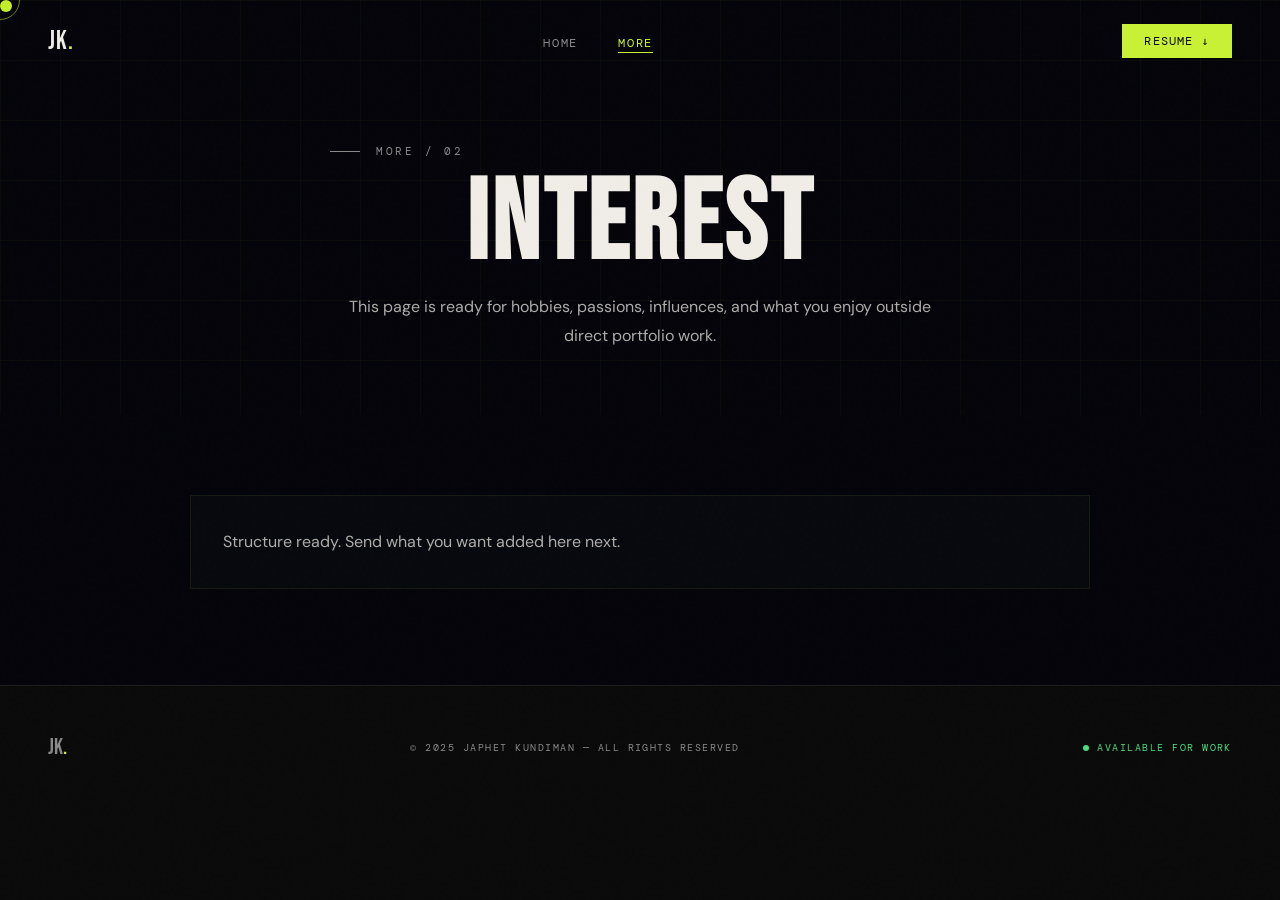
<file: interest.html>
<!DOCTYPE html>
<html lang="en">
<head>
  <meta charset="UTF-8">
  <title>Interest — Japhet Kundiman</title>
  <meta name="viewport" content="width=device-width, initial-scale=1.0">
  <link rel="icon" type="image/png" href="assets/images/branding/Logo.png">
  <link rel="preconnect" href="https://fonts.googleapis.com">
  <link href="https://fonts.googleapis.com/css2?family=Bebas+Neue&family=DM+Sans:ital,wght@0,300;0,400;0,500;1,300&family=DM+Mono:wght@400;500&display=swap" rel="stylesheet">
  <link rel="stylesheet" href="assets/css/styles.css">
  <style>
    .nav-links a.active { color: var(--acid); }
    .nav-links a.active::after { width: 100%; }
    .subpage-hero, .subpage-body { background: #04040a; }
    .subpage-hero { min-height: 40vh; padding: 9rem 2rem 4rem; display: flex; align-items: flex-end; justify-content: center; text-align: center; position: relative; overflow: hidden; }
    .subpage-hero::before { content: ''; position: absolute; inset: 0; background-image: linear-gradient(rgba(200,241,53,0.03) 1px, transparent 1px), linear-gradient(90deg, rgba(200,241,53,0.03) 1px, transparent 1px); background-size: 60px 60px; }
    .subpage-inner { max-width: 900px; margin: 0 auto; position: relative; z-index: 2; }
    .subpage-title { font-family: 'Bebas Neue', sans-serif; font-size: clamp(4rem, 10vw, 7rem); letter-spacing: 0.03em; line-height: 0.92; color: var(--paper); margin-bottom: 1rem; }
    .subpage-copy { color: rgba(240,237,230,0.72); line-height: 1.8; max-width: 620px; margin: 0 auto; }
    .subpage-body { padding: 5rem 2rem 6rem; }
    .subpage-panel { max-width: 900px; margin: 0 auto; padding: 2rem; border: 1px solid rgba(200,241,53,0.08); background: rgba(8,10,15,0.92); color: rgba(240,237,230,0.72); line-height: 1.8; }
  </style>
</head>
<body>
<div id="cursor"></div>
<div id="cursor-ring"></div>
<button class="back-to-top" id="backToTop" onclick="window.scrollTo({top:0,behavior:'smooth'})"><svg fill="none" stroke="currentColor" viewBox="0 0 24 24"><path stroke-linecap="round" stroke-linejoin="round" stroke-width="2" d="M5 10l7-7m0 0l7 7m-7-7v18"/></svg></button>
<nav id="navbar">
  <a href="index.html" class="nav-logo">JK<span>.</span></a>
  <ul class="nav-links">
    <li><a href="index.html">Home</a></li>
    <li><a href="more.html" class="active">More</a></li>
  </ul>
  <button class="nav-cta" onclick="downloadResume()">Resume ↓</button>
  <button class="hamburger" id="hamburgerBtn" onclick="toggleMobileMenu()"><span></span><span></span><span></span></button>
</nav>
<div class="mobile-menu" id="mobileMenu">
  <a href="index.html" onclick="closeMobileMenu()">Home</a>
  <a href="more.html" onclick="closeMobileMenu()">More</a>
</div>
<section class="subpage-hero">
  <div class="subpage-inner">
    <div class="section-label">More / 02</div>
    <h1 class="subpage-title">Interest</h1>
    <p class="subpage-copy">This page is ready for hobbies, passions, influences, and what you enjoy outside direct portfolio work.</p>
  </div>
</section>
<section class="subpage-body">
  <div class="subpage-panel">Structure ready. Send what you want added here next.</div>
</section>
<footer>
  <div class="foot-brand">JK<span>.</span></div>
  <div class="foot-meta">© 2025 Japhet Kundiman — All Rights Reserved</div>
  <div class="available-dot">Available for Work</div>
</footer>
<script src="assets/js/script.js"></script>
</body>
</html>
</file>
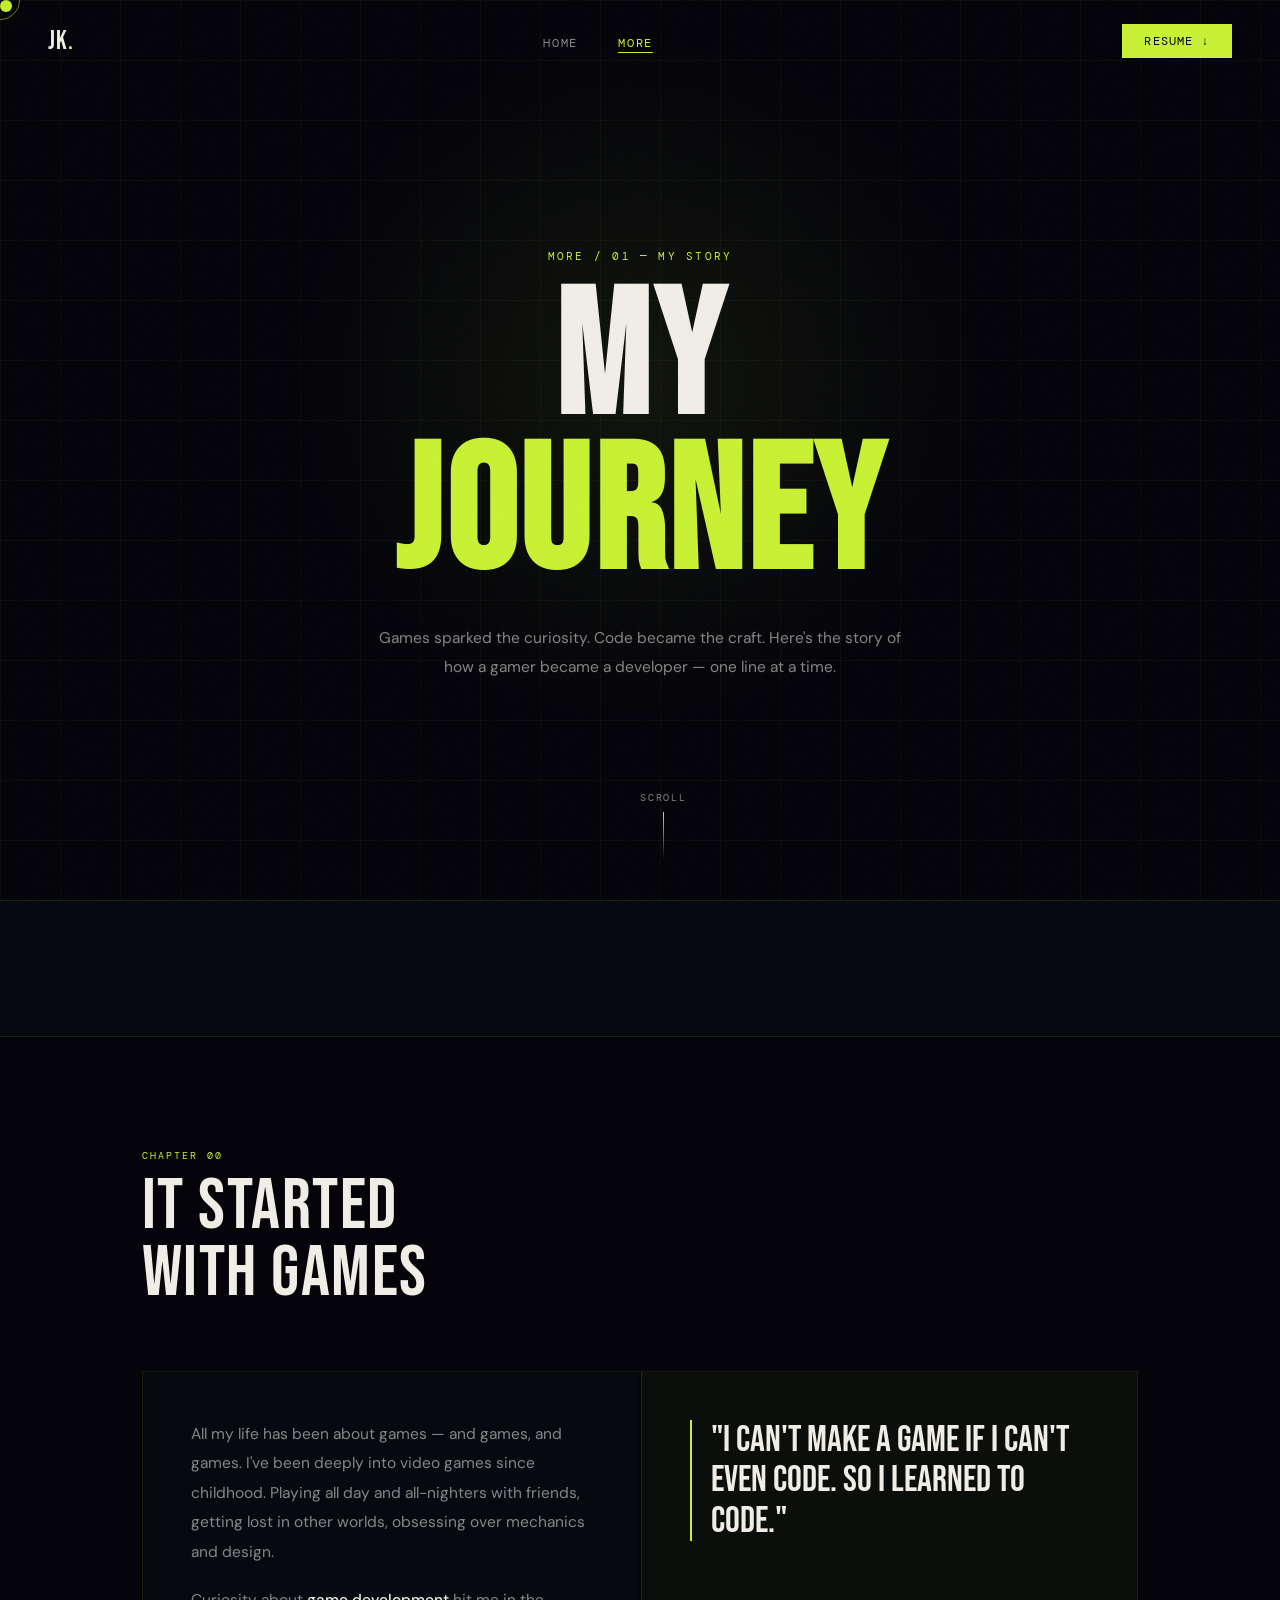
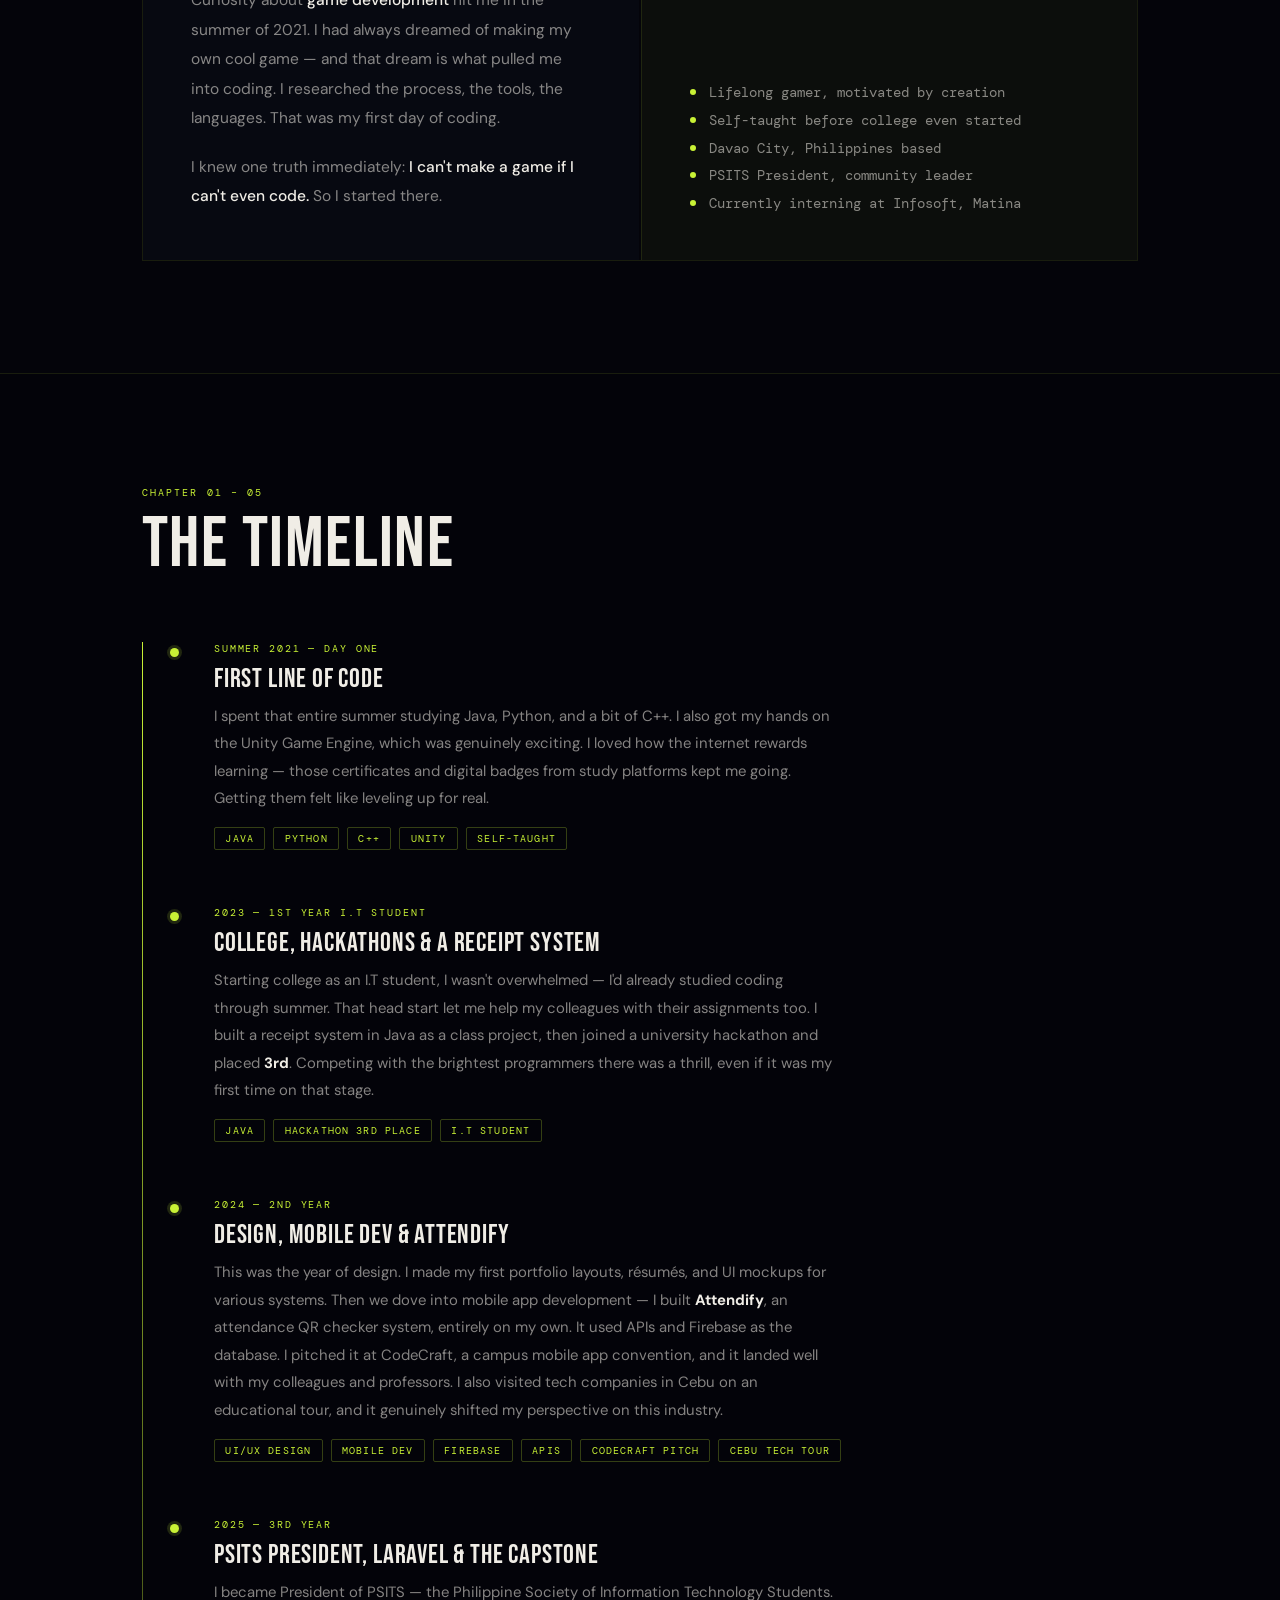
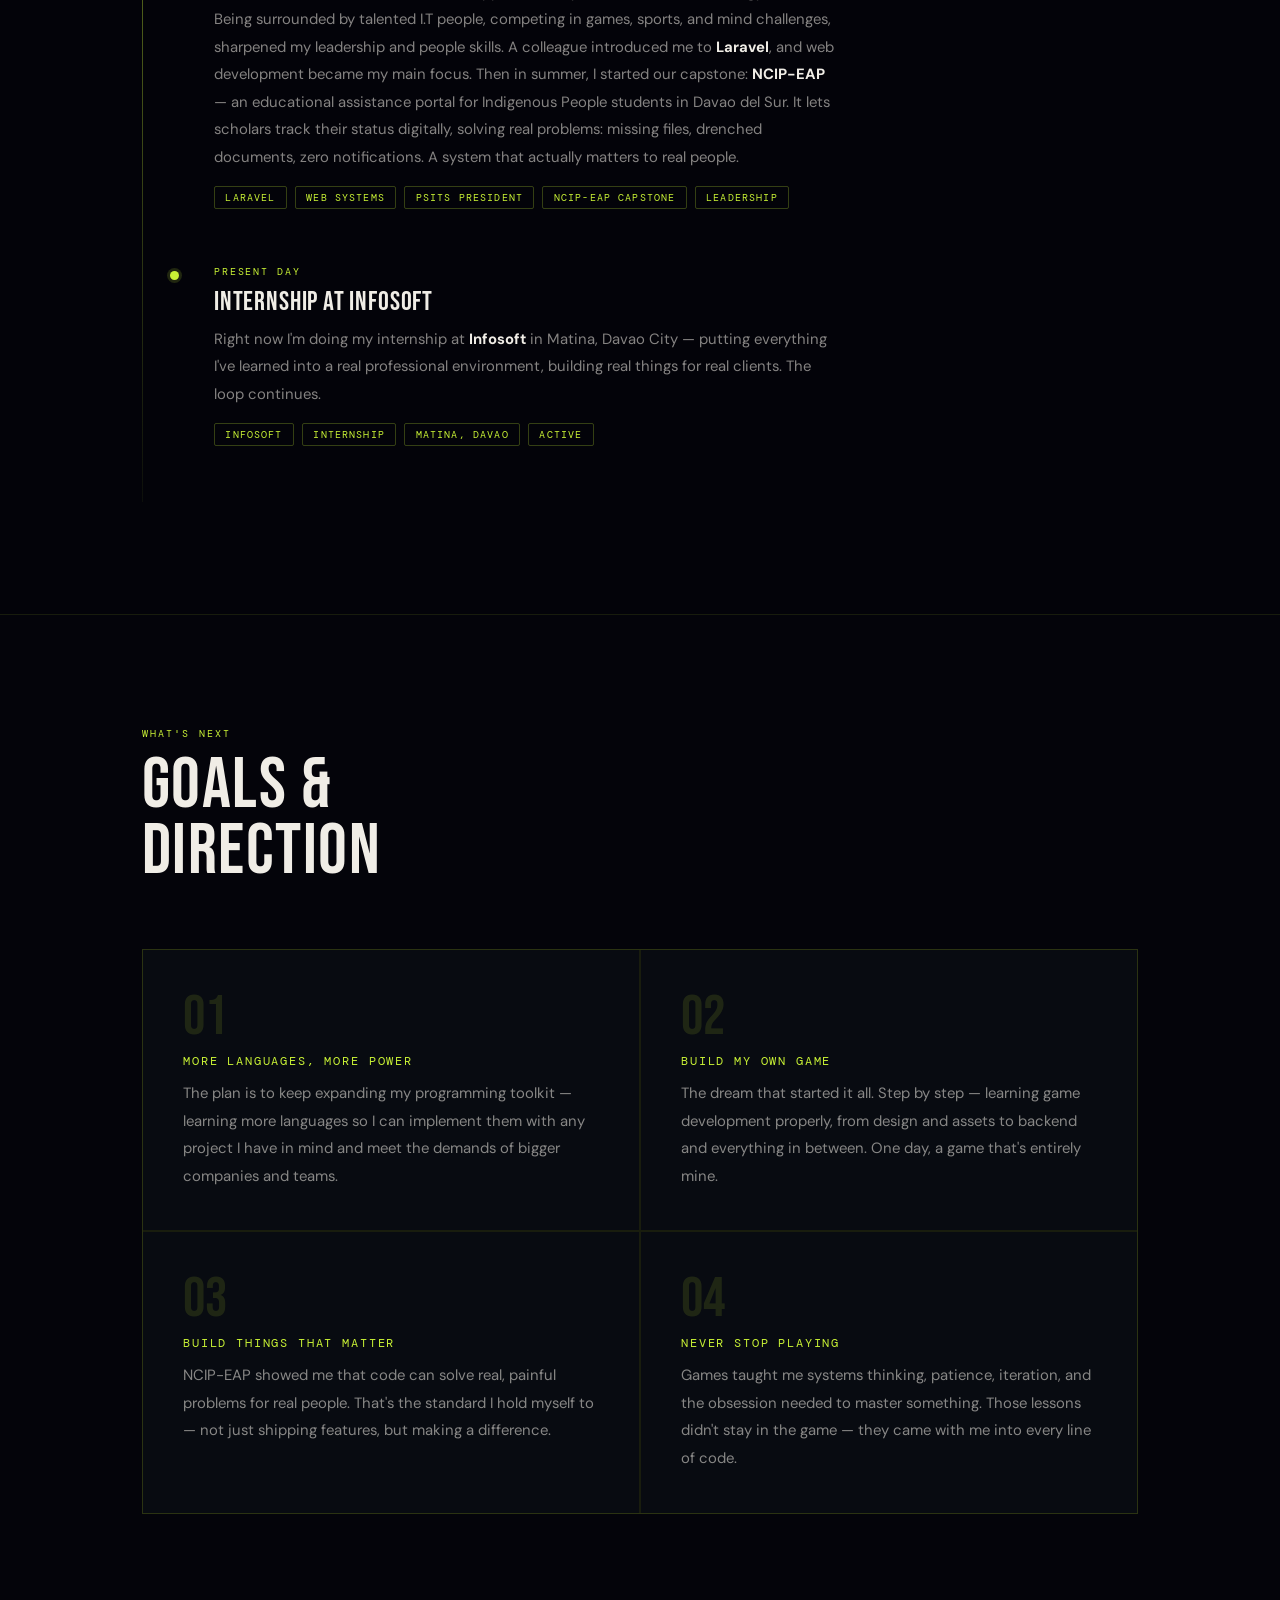
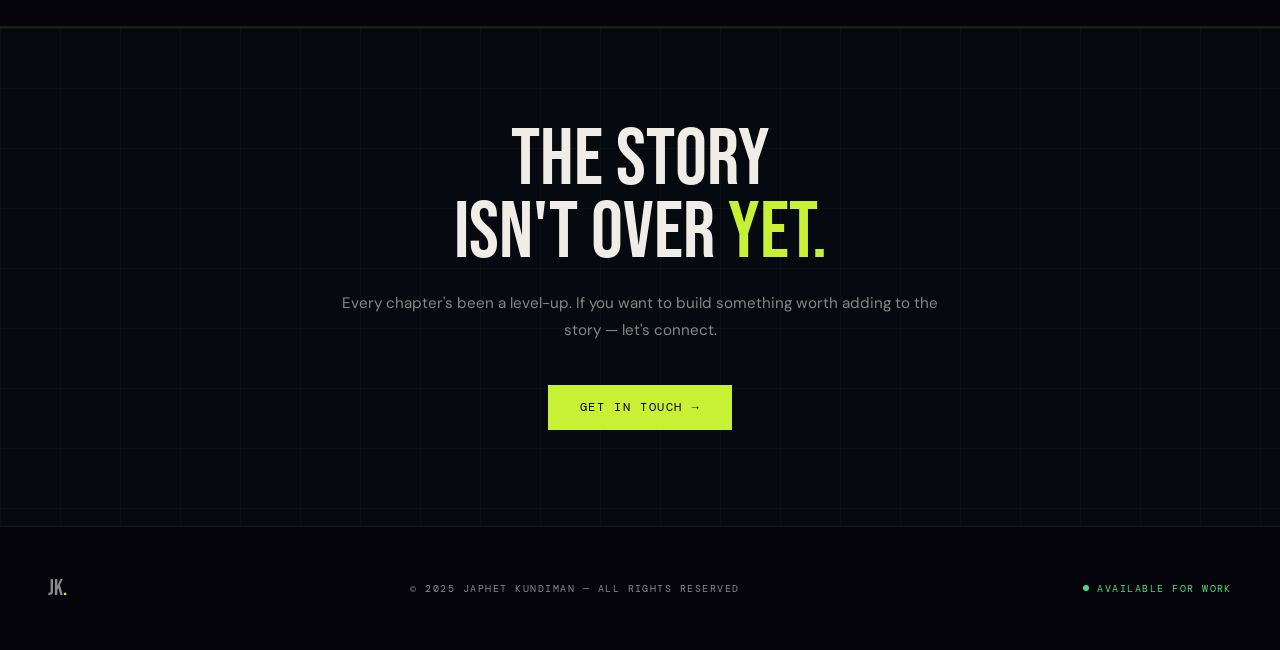
<file: journey.html>
<!DOCTYPE html>
<html lang="en">
<head>
  <meta charset="UTF-8">
  <title>Journey — Japhet Kundiman</title>
  <meta name="viewport" content="width=device-width, initial-scale=1.0">
  <link rel="icon" type="image/png" href="assets/images/branding/Logo.png">
  <link rel="preconnect" href="https://fonts.googleapis.com">
  <link href="https://fonts.googleapis.com/css2?family=Bebas+Neue&family=DM+Sans:ital,opsz,wght@0,9..40,300;0,9..40,400;0,9..40,500;1,9..40,300&family=DM+Mono:wght@400;500&display=swap" rel="stylesheet">
  <link rel="stylesheet" href="assets/css/styles.css">
  <style>
    *, *::before, *::after { box-sizing: border-box; margin: 0; padding: 0; }

    :root {
      --acid: #c8f135;
      --ink:  #04040a;
      --paper: #f0ede6;
      --muted: rgba(240,237,230,0.55);
      --border: rgba(200,241,53,0.10);
      --card-bg: rgba(8,10,18,0.94);
    }

    body { background: var(--ink); color: var(--paper); font-family: 'DM Sans', sans-serif; overflow-x: hidden; }

    .nav-links a.active { color: var(--acid); }
    .nav-links a.active::after { width: 100%; }

    /* ── HERO ─────────────────────────────────────────────────── */
    .journey-hero {
      min-height: 100vh;
      display: flex;
      flex-direction: column;
      align-items: center;
      justify-content: center;
      text-align: center;
      position: relative;
      overflow: hidden;
      padding: 8rem 2rem 6rem;
      background: var(--ink);
    }
    .journey-hero::before {
      content: '';
      position: absolute;
      inset: 0;
      background-image:
        linear-gradient(rgba(200,241,53,0.04) 1px, transparent 1px),
        linear-gradient(90deg, rgba(200,241,53,0.04) 1px, transparent 1px);
      background-size: 60px 60px;
      pointer-events: none;
    }
    .journey-hero::after {
      content: '';
      position: absolute;
      width: 700px; height: 700px;
      border-radius: 50%;
      background: radial-gradient(circle, rgba(200,241,53,0.07) 0%, transparent 70%);
      top: 50%; left: 50%;
      transform: translate(-50%, -60%);
      pointer-events: none;
    }

    .hero-label {
      font-family: 'DM Mono', monospace;
      font-size: 0.7rem; letter-spacing: 0.2em; text-transform: uppercase;
      color: var(--acid); margin-bottom: 1.4rem;
      position: relative; z-index: 2;
      opacity: 0; transform: translateY(14px);
      animation: fadeUp 0.7s 0.2s forwards;
    }
    .hero-title {
      font-family: 'Bebas Neue', sans-serif;
      font-size: clamp(5rem, 16vw, 11rem);
      letter-spacing: 0.02em; line-height: 0.88;
      color: var(--paper); position: relative; z-index: 2;
      opacity: 0; transform: translateY(20px);
      animation: fadeUp 0.8s 0.4s forwards;
    }
    .hero-title .accent { color: var(--acid); }
    .hero-sub {
      margin-top: 1.8rem; color: var(--muted); line-height: 1.9;
      max-width: 540px; font-size: 0.97rem;
      position: relative; z-index: 2;
      opacity: 0; transform: translateY(16px);
      animation: fadeUp 0.8s 0.6s forwards;
    }
    .hero-scroll-hint {
      position: absolute; bottom: 2.5rem; left: 50%;
      transform: translateX(-50%);
      display: flex; flex-direction: column; align-items: center; gap: 0.5rem;
      z-index: 2; opacity: 0;
      animation: fadeUp 0.8s 1s forwards;
    }
    .hero-scroll-hint span {
      font-family: 'DM Mono', monospace; font-size: 0.62rem;
      letter-spacing: 0.18em; text-transform: uppercase; color: var(--muted);
    }
    .scroll-line {
      width: 1px; height: 48px;
      background: linear-gradient(to bottom, var(--acid), transparent);
      animation: scrollPulse 2s ease-in-out infinite;
    }

    /* ── STATS ────────────────────────────────────────────────── */
    .stats-strip {
      border-top: 1px solid var(--border);
      border-bottom: 1px solid var(--border);
      display: grid;
      grid-template-columns: repeat(4, 1fr);
      background: rgba(8,10,18,0.9);
    }
    .stat-item {
      padding: 2rem 2.5rem; text-align: center;
      border-right: 1px solid var(--border);
      opacity: 0; transform: translateY(20px);
      transition: background 0.3s;
    }
    .stat-item:last-child { border-right: none; }
    .stat-item:hover { background: rgba(200,241,53,0.03); }
    .stat-num {
      font-family: 'Bebas Neue', sans-serif;
      font-size: clamp(2.2rem, 4vw, 3.5rem);
      color: var(--acid); line-height: 1;
    }
    .stat-label {
      font-family: 'DM Mono', monospace; font-size: 0.6rem;
      letter-spacing: 0.13em; text-transform: uppercase;
      color: var(--muted); margin-top: 0.4rem;
    }

    /* ── SECTION ──────────────────────────────────────────────── */
    .section { padding: 7rem 2rem; max-width: 1060px; margin: 0 auto; }
    .section-header {
      margin-bottom: 4rem; opacity: 0; transform: translateY(24px);
      transition: opacity 0.7s, transform 0.7s;
    }
    .section-header.visible { opacity: 1; transform: none; }
    .section-eyebrow {
      font-family: 'DM Mono', monospace; font-size: 0.65rem;
      letter-spacing: 0.2em; text-transform: uppercase;
      color: var(--acid); margin-bottom: 0.8rem;
    }
    .section-title {
      font-family: 'Bebas Neue', sans-serif;
      font-size: clamp(2.6rem, 6vw, 4.5rem);
      letter-spacing: 0.02em; line-height: 0.92; color: var(--paper);
    }

    /* ── ORIGIN ───────────────────────────────────────────────── */
    .origin-grid {
      display: grid; grid-template-columns: 1fr 1fr;
      gap: 2px; border: 1px solid var(--border);
    }
    .origin-text {
      padding: 3rem; background: var(--card-bg);
      color: var(--muted); line-height: 1.9; font-size: 0.97rem;
      opacity: 0; transform: translateX(-20px);
      transition: opacity 0.7s 0.1s, transform 0.7s 0.1s;
    }
    .origin-text.visible { opacity: 1; transform: none; }
    .origin-text p + p { margin-top: 1.2rem; }
    .origin-text strong { color: var(--paper); font-weight: 500; }
    .origin-highlight {
      padding: 3rem; background: rgba(200,241,53,0.04);
      display: flex; flex-direction: column; justify-content: space-between; gap: 2rem;
      border-left: 1px solid var(--border);
      opacity: 0; transform: translateX(20px);
      transition: opacity 0.7s 0.2s, transform 0.7s 0.2s;
    }
    .origin-highlight.visible { opacity: 1; transform: none; }
    .pull-quote {
      font-family: 'Bebas Neue', sans-serif;
      font-size: clamp(1.6rem, 3vw, 2.3rem); line-height: 1.1;
      color: var(--paper); border-left: 2px solid var(--acid); padding-left: 1.2rem;
    }
    .trait-list { display: flex; flex-direction: column; gap: 0.6rem; }
    .trait-item {
      display: flex; align-items: center; gap: 0.8rem;
      font-size: 0.88rem; color: var(--muted); font-family: 'DM Mono', monospace;
    }
    .trait-dot { width: 6px; height: 6px; border-radius: 50%; background: var(--acid); flex-shrink: 0; }

    /* ── TIMELINE ─────────────────────────────────────────────── */
    .timeline-wrap { position: relative; padding-left: 2rem; }
    .timeline-wrap::before {
      content: ''; position: absolute; left: 0; top: 0; bottom: 0; width: 1px;
      background: linear-gradient(to bottom, var(--acid), rgba(200,241,53,0.05));
    }
    .tl-item {
      position: relative; padding: 0 0 3.5rem 2.5rem;
      opacity: 0; transform: translateX(-16px);
      transition: opacity 0.6s, transform 0.6s;
    }
    .tl-item.visible { opacity: 1; transform: none; }
    .tl-item::before {
      content: ''; position: absolute; left: -4px; top: 6px;
      width: 9px; height: 9px; border-radius: 50%;
      background: var(--acid); box-shadow: 0 0 0 3px rgba(200,241,53,0.15);
      transition: box-shadow 0.3s;
    }
    .tl-item:hover::before { box-shadow: 0 0 0 6px rgba(200,241,53,0.2); }
    .tl-year {
      font-family: 'DM Mono', monospace; font-size: 0.65rem;
      letter-spacing: 0.18em; text-transform: uppercase;
      color: var(--acid); margin-bottom: 0.5rem;
    }
    .tl-title {
      font-family: 'Bebas Neue', sans-serif; font-size: 1.7rem;
      letter-spacing: 0.03em; color: var(--paper); margin-bottom: 0.5rem;
    }
    .tl-body { color: var(--muted); font-size: 0.93rem; line-height: 1.85; max-width: 620px; }
    .tl-tags { margin-top: 0.9rem; display: flex; flex-wrap: wrap; gap: 0.5rem; }
    .tl-tag {
      font-family: 'DM Mono', monospace; font-size: 0.6rem;
      letter-spacing: 0.12em; text-transform: uppercase;
      color: var(--acid); border: 1px solid rgba(200,241,53,0.25);
      padding: 0.25rem 0.65rem; border-radius: 2px;
    }

    /* ── PHILOSOPHY / GOAL ────────────────────────────────────── */
    .philosophy-grid {
      display: grid; grid-template-columns: 1fr 1fr;
      gap: 2px; border: 1px solid var(--border); background: var(--border);
    }
    .phil-item {
      background: var(--card-bg); padding: 2.5rem;
      opacity: 0; transform: translateY(20px);
      transition: opacity 0.6s, transform 0.6s, background 0.3s;
    }
    .phil-item:hover { background: rgba(200,241,53,0.03); }
    .phil-item.visible { opacity: 1; transform: none; }
    .phil-num {
      font-family: 'Bebas Neue', sans-serif; font-size: 3.5rem;
      color: rgba(200,241,53,0.12); line-height: 1; margin-bottom: 0.5rem;
    }
    .phil-title {
      font-family: 'DM Mono', monospace; font-size: 0.72rem;
      letter-spacing: 0.16em; text-transform: uppercase;
      color: var(--acid); margin-bottom: 0.7rem;
    }
    .phil-body { font-size: 0.93rem; color: var(--muted); line-height: 1.85; }

    /* ── CTA ──────────────────────────────────────────────────── */
    .cta-strip {
      padding: 6rem 2rem; text-align: center;
      background: rgba(8,10,18,0.96);
      border-top: 1px solid var(--border);
      position: relative; overflow: hidden;
    }
    .cta-strip::before {
      content: ''; position: absolute; inset: 0;
      background-image:
        linear-gradient(rgba(200,241,53,0.03) 1px, transparent 1px),
        linear-gradient(90deg, rgba(200,241,53,0.03) 1px, transparent 1px);
      background-size: 60px 60px;
    }
    .cta-inner { position: relative; z-index: 2; max-width: 600px; margin: 0 auto; }
    .cta-title {
      font-family: 'Bebas Neue', sans-serif;
      font-size: clamp(2.8rem, 7vw, 5rem);
      line-height: 0.92; color: var(--paper); margin-bottom: 1.2rem;
    }
    .cta-title .accent { color: var(--acid); }
    .cta-body { color: var(--muted); font-size: 0.95rem; line-height: 1.8; margin-bottom: 2.5rem; }
    .cta-btn {
      display: inline-flex; align-items: center; gap: 0.7rem;
      background: var(--acid); color: var(--ink);
      font-family: 'DM Mono', monospace; font-size: 0.72rem;
      letter-spacing: 0.14em; text-transform: uppercase;
      padding: 0.95rem 2rem; border: none; cursor: pointer;
      text-decoration: none;
      transition: transform 0.2s, box-shadow 0.2s;
    }
    .cta-btn:hover { transform: translateY(-2px); box-shadow: 0 8px 24px rgba(200,241,53,0.25); }

    /* ── KEYFRAMES ────────────────────────────────────────────── */
    @keyframes fadeUp { to { opacity: 1; transform: none; } }
    @keyframes scrollPulse {
      0%,100% { opacity: 0.4; transform: scaleY(0.8); }
      50% { opacity: 1; transform: scaleY(1); }
    }

    /* ── RESPONSIVE ───────────────────────────────────────────── */
    @media (max-width: 760px) {
      .origin-grid { grid-template-columns: 1fr; }
      .origin-highlight { border-left: none; border-top: 1px solid var(--border); }
      .stats-strip { grid-template-columns: repeat(2, 1fr); }
      .stat-item:nth-child(2) { border-right: none; }
      .stat-item:nth-child(3) { border-top: 1px solid var(--border); }
      .stat-item:nth-child(4) { border-right: none; border-top: 1px solid var(--border); }
      .philosophy-grid { grid-template-columns: 1fr; }
      .timeline-wrap { padding-left: 1.2rem; }
      .tl-item { padding-left: 1.8rem; }
      .section { padding: 4.5rem 1.2rem; }
    }
  </style>
</head>
<body>
<div id="cursor"></div>
<div id="cursor-ring"></div>
<button class="back-to-top" id="backToTop" onclick="window.scrollTo({top:0,behavior:'smooth'})">
  <svg fill="none" stroke="currentColor" viewBox="0 0 24 24"><path stroke-linecap="round" stroke-linejoin="round" stroke-width="2" d="M5 10l7-7m0 0l7 7m-7-7v18"/></svg>
</button>

<nav id="navbar">
  <a href="index.html" class="nav-logo">JK<span>.</span></a>
  <ul class="nav-links">
    <li><a href="index.html">Home</a></li>
    <li><a href="more.html" class="active">More</a></li>
  </ul>
  <button class="nav-cta" onclick="downloadResume()">Resume ↓</button>
  <button class="hamburger" id="hamburgerBtn" onclick="toggleMobileMenu()"><span></span><span></span><span></span></button>
</nav>
<div class="mobile-menu" id="mobileMenu">
  <a href="index.html" onclick="closeMobileMenu()">Home</a>
  <a href="more.html" onclick="closeMobileMenu()">More</a>
</div>

<!-- ═══ HERO ═══════════════════════════════════════════════════ -->
<section class="journey-hero">
  <div class="hero-label">More / 01 — My Story</div>
  <h1 class="hero-title">My<br><span class="accent">Journey</span></h1>
  <p class="hero-sub">Games sparked the curiosity. Code became the craft. Here's the story of how a gamer became a developer — one line at a time.</p>
  <div class="hero-scroll-hint">
    <span>Scroll</span>
    <div class="scroll-line"></div>
  </div>
</section>

<!-- ═══ STATS STRIP ══════════════════════════════════════════ -->
<div class="stats-strip">
  <div class="stat-item" data-reveal>
    <div class="stat-num" data-count="4">0</div>
    <div class="stat-label">Years Coding</div>
  </div>
  <div class="stat-item" data-reveal>
    <div class="stat-num" data-count="3">0</div>
    <div class="stat-label">Hackathon / Convention</div>
  </div>
  <div class="stat-item" data-reveal>
    <div class="stat-num" data-count="1">0</div>
    <div class="stat-label">Org Presidency</div>
  </div>
  <div class="stat-item" data-reveal>
    <div class="stat-num" data-count="1">0</div>
    <div class="stat-label">Capstone for IPs</div>
  </div>
</div>

<!-- ═══ ORIGIN ═════════════════════════════════════════════════ -->
<div style="background: var(--ink); border-bottom: 1px solid var(--border);">
  <div class="section">
    <div class="section-header" data-reveal>
      <div class="section-eyebrow">Chapter 00</div>
      <div class="section-title">It Started<br>With Games</div>
    </div>
    <div class="origin-grid">
      <div class="origin-text" data-reveal>
        <p>All my life has been about games — and games, and games. I've been deeply into video games since childhood. Playing all day and all-nighters with friends, getting lost in other worlds, obsessing over mechanics and design.</p>
        <p>Curiosity about <strong>game development</strong> hit me in the summer of 2021. I had always dreamed of making my own cool game — and that dream is what pulled me into coding. I researched the process, the tools, the languages. That was my first day of coding.</p>
        <p>I knew one truth immediately: <strong>I can't make a game if I can't even code.</strong> So I started there.</p>
      </div>
      <div class="origin-highlight" data-reveal>
        <div class="pull-quote">"I can't make a game if I can't even code. So I learned to code."</div>
        <div class="trait-list">
          <div class="trait-item"><div class="trait-dot"></div>Lifelong gamer, motivated by creation</div>
          <div class="trait-item"><div class="trait-dot"></div>Self-taught before college even started</div>
          <div class="trait-item"><div class="trait-dot"></div>Davao City, Philippines based</div>
          <div class="trait-item"><div class="trait-dot"></div>PSITS President, community leader</div>
          <div class="trait-item"><div class="trait-dot"></div>Currently interning at Infosoft, Matina</div>
        </div>
      </div>
    </div>
  </div>
</div>

<!-- ═══ TIMELINE ═══════════════════════════════════════════════ -->
<div style="background: rgba(4,4,10,0.97); border-bottom: 1px solid var(--border);">
  <div class="section">
    <div class="section-header" data-reveal>
      <div class="section-eyebrow">Chapter 01 – 05</div>
      <div class="section-title">The Timeline</div>
    </div>
    <div class="timeline-wrap">

      <div class="tl-item" data-reveal>
        <div class="tl-year">Summer 2021 — Day One</div>
        <div class="tl-title">First Line of Code</div>
        <div class="tl-body">I spent that entire summer studying Java, Python, and a bit of C++. I also got my hands on the Unity Game Engine, which was genuinely exciting. I loved how the internet rewards learning — those certificates and digital badges from study platforms kept me going. Getting them felt like leveling up for real.</div>
        <div class="tl-tags">
          <span class="tl-tag">Java</span>
          <span class="tl-tag">Python</span>
          <span class="tl-tag">C++</span>
          <span class="tl-tag">Unity</span>
          <span class="tl-tag">Self-Taught</span>
        </div>
      </div>

      <div class="tl-item" data-reveal>
        <div class="tl-year">2023 — 1st Year I.T Student</div>
        <div class="tl-title">College, Hackathons & a Receipt System</div>
        <div class="tl-body">Starting college as an I.T student, I wasn't overwhelmed — I'd already studied coding through summer. That head start let me help my colleagues with their assignments too. I built a receipt system in Java as a class project, then joined a university hackathon and placed <strong style="color:var(--paper)">3rd</strong>. Competing with the brightest programmers there was a thrill, even if it was my first time on that stage.</div>
        <div class="tl-tags">
          <span class="tl-tag">Java</span>
          <span class="tl-tag">Hackathon 3rd Place</span>
          <span class="tl-tag">I.T Student</span>
        </div>
      </div>

      <div class="tl-item" data-reveal>
        <div class="tl-year">2024 — 2nd Year</div>
        <div class="tl-title">Design, Mobile Dev & Attendify</div>
        <div class="tl-body">This was the year of design. I made my first portfolio layouts, résumés, and UI mockups for various systems. Then we dove into mobile app development — I built <strong style="color:var(--paper)">Attendify</strong>, an attendance QR checker system, entirely on my own. It used APIs and Firebase as the database. I pitched it at CodeCraft, a campus mobile app convention, and it landed well with my colleagues and professors. I also visited tech companies in Cebu on an educational tour, and it genuinely shifted my perspective on this industry.</div>
        <div class="tl-tags">
          <span class="tl-tag">UI/UX Design</span>
          <span class="tl-tag">Mobile Dev</span>
          <span class="tl-tag">Firebase</span>
          <span class="tl-tag">APIs</span>
          <span class="tl-tag">CodeCraft Pitch</span>
          <span class="tl-tag">Cebu Tech Tour</span>
        </div>
      </div>

      <div class="tl-item" data-reveal>
        <div class="tl-year">2025 — 3rd Year</div>
        <div class="tl-title">PSITS President, Laravel & the Capstone</div>
        <div class="tl-body">I became President of PSITS — the Philippine Society of Information Technology Students. Being surrounded by talented I.T people, competing in games, sports, and mind challenges, sharpened my leadership and people skills. A colleague introduced me to <strong style="color:var(--paper)">Laravel</strong>, and web development became my main focus. Then in summer, I started our capstone: <strong style="color:var(--paper)">NCIP-EAP</strong> — an educational assistance portal for Indigenous People students in Davao del Sur. It lets scholars track their status digitally, solving real problems: missing files, drenched documents, zero notifications. A system that actually matters to real people.</div>
        <div class="tl-tags">
          <span class="tl-tag">Laravel</span>
          <span class="tl-tag">Web Systems</span>
          <span class="tl-tag">PSITS President</span>
          <span class="tl-tag">NCIP-EAP Capstone</span>
          <span class="tl-tag">Leadership</span>
        </div>
      </div>

      <div class="tl-item" data-reveal>
        <div class="tl-year">Present Day</div>
        <div class="tl-title">Internship at Infosoft</div>
        <div class="tl-body">Right now I'm doing my internship at <strong style="color:var(--paper)">Infosoft</strong> in Matina, Davao City — putting everything I've learned into a real professional environment, building real things for real clients. The loop continues.</div>
        <div class="tl-tags">
          <span class="tl-tag">Infosoft</span>
          <span class="tl-tag">Internship</span>
          <span class="tl-tag">Matina, Davao</span>
          <span class="tl-tag">Active</span>
        </div>
      </div>

    </div>
  </div>
</div>

<!-- ═══ GOALS / PHILOSOPHY ═════════════════════════════════════ -->
<div style="background: var(--ink); border-bottom: 1px solid var(--border);">
  <div class="section">
    <div class="section-header" data-reveal>
      <div class="section-eyebrow">What's Next</div>
      <div class="section-title">Goals &<br>Direction</div>
    </div>
    <div class="philosophy-grid">
      <div class="phil-item" data-reveal data-delay="0">
        <div class="phil-num">01</div>
        <div class="phil-title">More Languages, More Power</div>
        <div class="phil-body">The plan is to keep expanding my programming toolkit — learning more languages so I can implement them with any project I have in mind and meet the demands of bigger companies and teams.</div>
      </div>
      <div class="phil-item" data-reveal data-delay="1">
        <div class="phil-num">02</div>
        <div class="phil-title">Build My Own Game</div>
        <div class="phil-body">The dream that started it all. Step by step — learning game development properly, from design and assets to backend and everything in between. One day, a game that's entirely mine.</div>
      </div>
      <div class="phil-item" data-reveal data-delay="2">
        <div class="phil-num">03</div>
        <div class="phil-title">Build Things That Matter</div>
        <div class="phil-body">NCIP-EAP showed me that code can solve real, painful problems for real people. That's the standard I hold myself to — not just shipping features, but making a difference.</div>
      </div>
      <div class="phil-item" data-reveal data-delay="3">
        <div class="phil-num">04</div>
        <div class="phil-title">Never Stop Playing</div>
        <div class="phil-body">Games taught me systems thinking, patience, iteration, and the obsession needed to master something. Those lessons didn't stay in the game — they came with me into every line of code.</div>
      </div>
    </div>
  </div>
</div>

<!-- ═══ CTA ════════════════════════════════════════════════════ -->
<div class="cta-strip">
  <div class="cta-inner">
    <div class="cta-title">The Story<br>Isn't Over <span class="accent">Yet.</span></div>
    <p class="cta-body">Every chapter's been a level-up. If you want to build something worth adding to the story — let's connect.</p>
    <a href="index.html#contact" class="cta-btn">Get in Touch →</a>
  </div>
</div>

<footer>
  <div class="foot-brand">JK<span>.</span></div>
  <div class="foot-meta">© 2025 Japhet Kundiman — All Rights Reserved</div>
  <div class="available-dot">Available for Work</div>
</footer>

<script src="assets/js/script.js"></script>
<script>
  /* ── SCROLL REVEAL ─────────────────────────────────────────── */
  const revealEls = document.querySelectorAll('[data-reveal]');
  const observer = new IntersectionObserver((entries) => {
    entries.forEach(entry => {
      if (!entry.isIntersecting) return;
      const el = entry.target;
      const delay = el.dataset.delay ? el.dataset.delay * 130 : 0;
      setTimeout(() => {
        el.classList.add('visible');
        /* count-up */
        const countEl = el.querySelector('[data-count]');
        if (countEl) {
          const target = +countEl.dataset.count;
          let start = 0;
          const dur = 1000;
          const step = (ts) => {
            if (!step.s) step.s = ts;
            const p = Math.min((ts - step.s) / dur, 1);
            countEl.textContent = Math.floor(p * target);
            if (p < 1) requestAnimationFrame(step);
            else countEl.textContent = target;
          };
          requestAnimationFrame(step);
        }
      }, delay);
      observer.unobserve(el);
    });
  }, { threshold: 0.15 });
  revealEls.forEach(el => observer.observe(el));
</script>
</body>
</html>
</file>
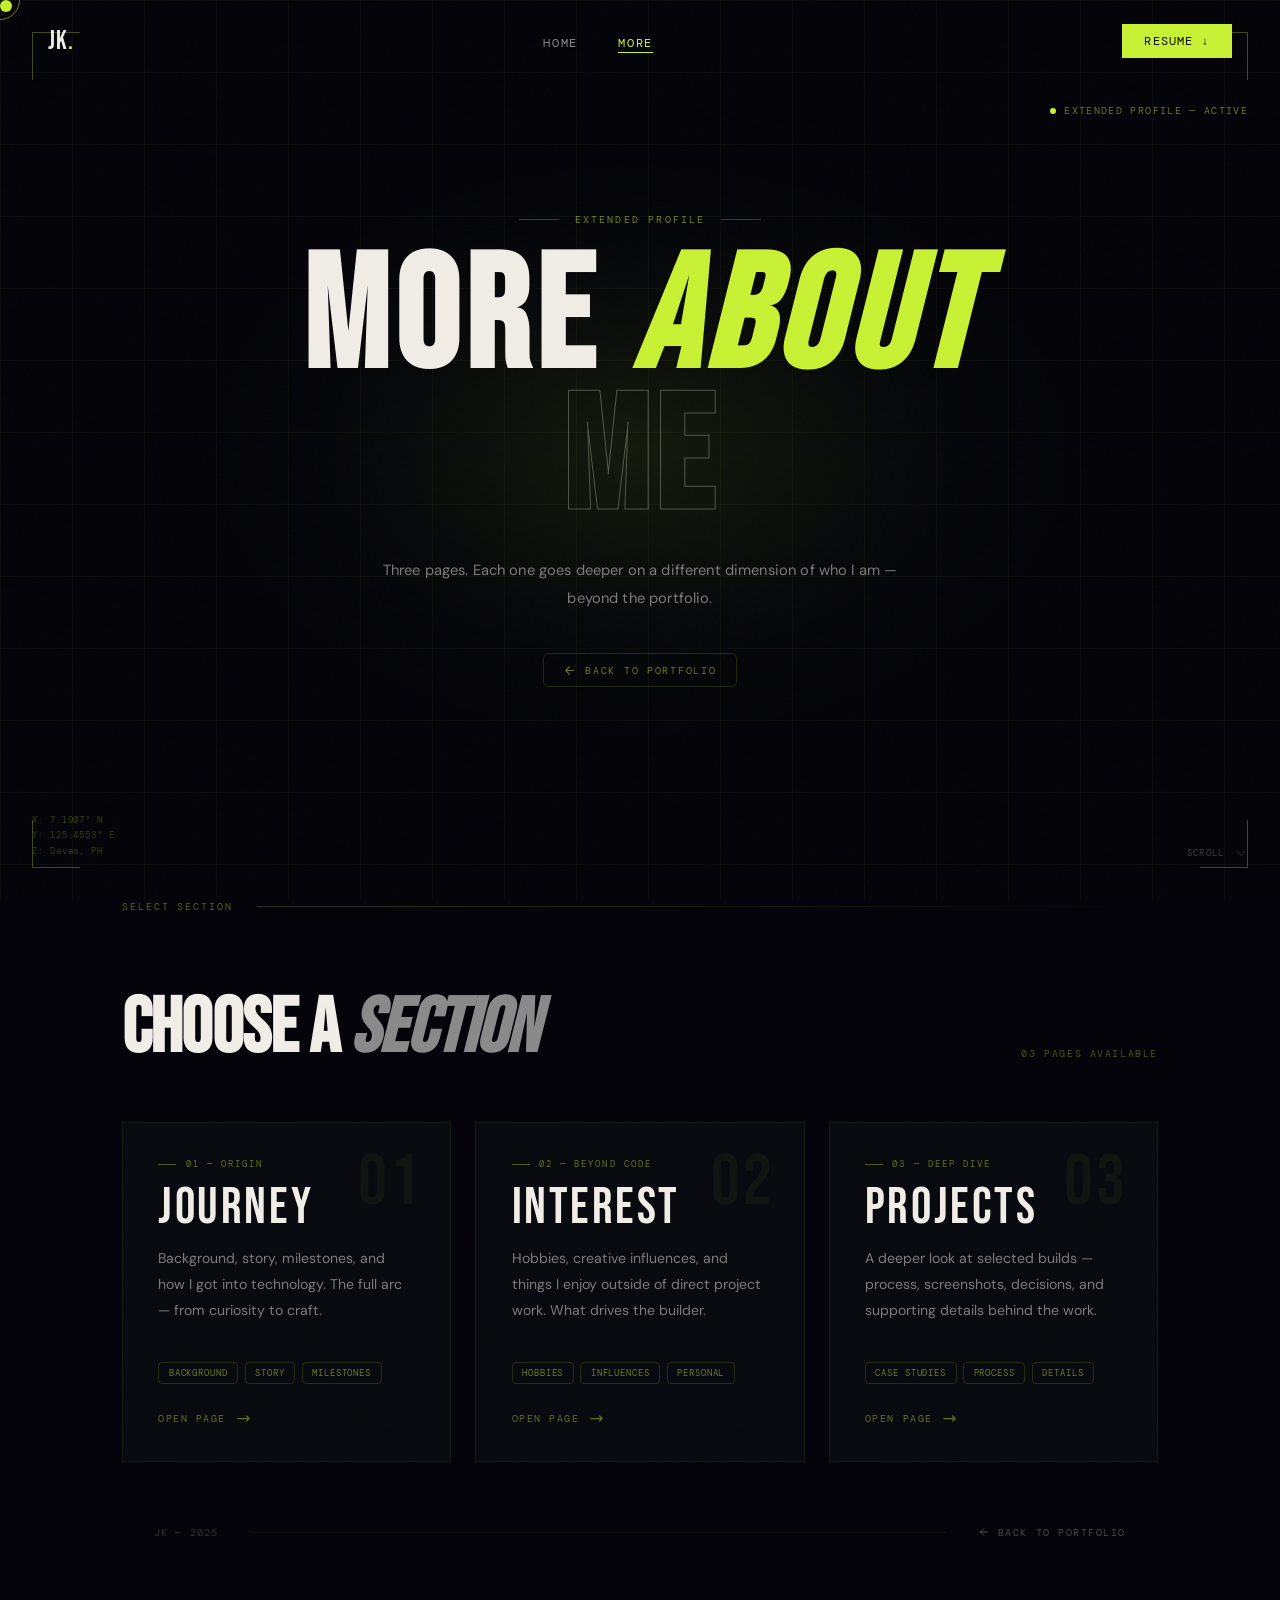
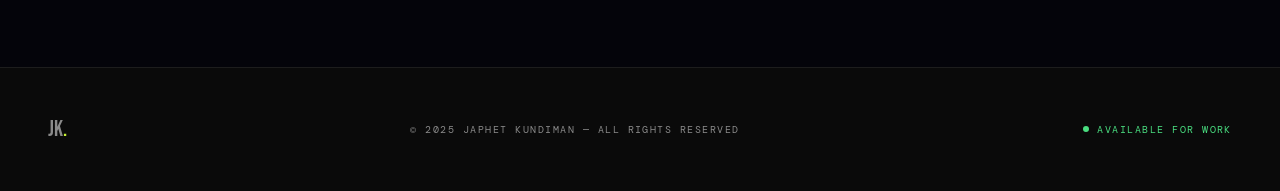
<file: more.html>
<!DOCTYPE html>
<html lang="en">
<head>
  <meta charset="UTF-8">
  <title>More — Japhet Kundiman</title>
  <meta name="viewport" content="width=device-width, initial-scale=1.0">
  <link rel="icon" type="image/png" href="assets/images/branding/Logo.png">
  <link rel="preconnect" href="https://fonts.googleapis.com">
  <link href="https://fonts.googleapis.com/css2?family=Bebas+Neue&family=DM+Sans:ital,wght@0,300;0,400;0,500;1,300&family=DM+Mono:wght@400;500&display=swap" rel="stylesheet">
  <link rel="stylesheet" href="assets/css/styles.css">

  <style>
    /* ============================================
       NAV ACTIVE STATE
    ============================================ */
    .nav-links a.active { color: var(--acid); }
    .nav-links a.active::after { width: 100%; }

    /* ============================================
       PAGE BASE
    ============================================ */
    body { overflow-x: hidden; }

    /* ============================================
       HERO — FULL-SCREEN CINEMATIC
    ============================================ */
    .more-hero {
      position: relative;
      min-height: 100svh;
      display: flex;
      flex-direction: column;
      align-items: center;
      justify-content: center;
      overflow: hidden;
      background: #04040a;
    }

    /* Animated grid lines */
    .hero-grid {
      position: absolute;
      inset: 0;
      pointer-events: none;
      z-index: 0;
    }
    .hero-grid::before {
      content: '';
      position: absolute;
      inset: 0;
      background-image:
        linear-gradient(rgba(200,241,53,.04) 1px, transparent 1px),
        linear-gradient(90deg, rgba(200,241,53,.04) 1px, transparent 1px);
      background-size: 72px 72px;
      animation: gridShift 20s linear infinite;
    }
    @keyframes gridShift {
      from { background-position: 0 0; }
      to   { background-position: 72px 72px; }
    }

    /* Scanline overlay */
    .hero-scan {
      position: absolute;
      inset: 0;
      pointer-events: none;
      z-index: 1;
      background: repeating-linear-gradient(
        0deg,
        transparent,
        transparent 3px,
        rgba(0,0,0,.12) 3px,
        rgba(0,0,0,.12) 4px
      );
    }

    /* Radial glow */
    .hero-glow {
      position: absolute;
      width: 900px; height: 600px;
      left: 50%; top: 50%;
      transform: translate(-50%, -50%);
      background: radial-gradient(ellipse at center,
        rgba(200,241,53,.09) 0%,
        rgba(200,241,53,.02) 40%,
        transparent 70%);
      pointer-events: none;
      z-index: 1;
      animation: glowPulse 6s ease-in-out infinite;
    }
    @keyframes glowPulse {
      0%,100% { opacity: 1; transform: translate(-50%,-50%) scale(1); }
      50%      { opacity: .7; transform: translate(-50%,-50%) scale(1.1); }
    }

    /* Corner brackets */
    .hero-bracket {
      position: absolute;
      width: 48px; height: 48px;
      z-index: 2;
      pointer-events: none;
    }
    .hero-bracket--tl { top: 2rem; left: 2rem; border-top: 1px solid rgba(200,241,53,.3); border-left: 1px solid rgba(200,241,53,.3); }
    .hero-bracket--tr { top: 2rem; right: 2rem; border-top: 1px solid rgba(200,241,53,.3); border-right: 1px solid rgba(200,241,53,.3); }
    .hero-bracket--bl { bottom: 2rem; left: 2rem; border-bottom: 1px solid rgba(200,241,53,.3); border-left: 1px solid rgba(200,241,53,.3); }
    .hero-bracket--br { bottom: 2rem; right: 2rem; border-bottom: 1px solid rgba(200,241,53,.3); border-right: 1px solid rgba(200,241,53,.3); }

    /* Status ticker top-right */
    .hero-status {
      position: absolute;
      top: 6.5rem; right: 2rem;
      z-index: 3;
      display: flex;
      align-items: center;
      gap: .5rem;
      font-family: 'DM Mono', monospace;
      font-size: .6rem;
      letter-spacing: .14em;
      text-transform: uppercase;
      color: rgba(200,241,53,.5);
    }
    .hero-status-dot {
      width: 6px; height: 6px;
      border-radius: 50%;
      background: #c8f135;
      animation: blink 2s ease-in-out infinite;
    }
    @keyframes blink {
      0%,100% { opacity: 1; }
      50%      { opacity: .2; }
    }

    /* Coordinate display */
    .hero-coords {
      position: absolute;
      bottom: 2.5rem; left: 2rem;
      z-index: 3;
      font-family: 'DM Mono', monospace;
      font-size: .58rem;
      letter-spacing: .1em;
      color: rgba(200,241,53,.25);
      line-height: 1.7;
    }

    /* Scroll hint */
    .hero-scroll-hint {
      position: absolute;
      bottom: 2.5rem; right: 2rem;
      z-index: 3;
      display: flex;
      align-items: center;
      gap: .6rem;
      font-family: 'DM Mono', monospace;
      font-size: .58rem;
      letter-spacing: .14em;
      text-transform: uppercase;
      color: rgba(240,237,230,.25);
      animation: hintPulse 3s ease-in-out infinite;
    }
    @keyframes hintPulse {
      0%,100% { opacity: 1; }
      50%      { opacity: .4; }
    }
    .hero-scroll-hint svg { width: 14px; height: 14px; animation: arrowBounce 2s ease-in-out infinite; }
    @keyframes arrowBounce {
      0%,100% { transform: translateY(0); }
      50%      { transform: translateY(4px); }
    }

    /* Hero content */
    .more-hero-inner {
      position: relative;
      z-index: 4;
      text-align: center;
      padding: 2rem;
      max-width: 860px;
    }

    .more-hero-eyebrow {
      font-family: 'DM Mono', monospace;
      font-size: .62rem;
      letter-spacing: .22em;
      text-transform: uppercase;
      color: rgba(200,241,53,.55);
      margin-bottom: 1.5rem;
      display: flex;
      align-items: center;
      justify-content: center;
      gap: 1rem;
    }
    .more-hero-eyebrow::before,
    .more-hero-eyebrow::after {
      content: '';
      display: block;
      width: 40px; height: 1px;
      background: rgba(200,241,53,.25);
    }

    .more-hero-title {
      font-family: 'Bebas Neue', sans-serif;
      font-size: clamp(4.5rem, 14vw, 10rem);
      letter-spacing: .04em;
      line-height: .88;
      color: var(--paper, #f0ede6);
      margin-bottom: 1.6rem;
    }
    .more-hero-title em {
      font-style: italic;
      color: var(--acid, #c8f135);
      -webkit-text-stroke: 0;
    }
    .more-hero-title .outline {
      -webkit-text-stroke: 1px rgba(240,237,230,.3);
      color: transparent;
    }

    .more-hero-copy {
      color: rgba(240,237,230,.5);
      font-size: .92rem;
      line-height: 1.9;
      max-width: 520px;
      margin: 0 auto 2.5rem;
      letter-spacing: .01em;
    }

    .more-hero-back {
      display: inline-flex;
      align-items: center;
      gap: .55rem;
      font-family: 'DM Mono', monospace;
      font-size: .6rem;
      letter-spacing: .18em;
      text-transform: uppercase;
      color: rgba(200,241,53,.5);
      text-decoration: none;
      padding: .6rem 1.2rem;
      border: 1px solid rgba(200,241,53,.15);
      border-radius: .35rem;
      transition: color .2s, border-color .2s, background .2s;
    }
    .more-hero-back:hover {
      color: var(--acid, #c8f135);
      border-color: rgba(200,241,53,.4);
      background: rgba(200,241,53,.05);
    }
    .more-hero-back svg { width: 13px; height: 13px; }

    /* ============================================
       MENU SECTION
    ============================================ */
    .menu-section {
      position: relative;
      background: #04040a;
      overflow: hidden;
      padding: 0 0 8rem;
    }

    /* Horizontal rule with label */
    .menu-divider {
      display: flex;
      align-items: center;
      gap: 1.5rem;
      padding: 0 2rem;
      margin-bottom: 5rem;
      max-width: 1100px;
      margin-left: auto;
      margin-right: auto;
    }
    .menu-divider-label {
      font-family: 'DM Mono', monospace;
      font-size: .6rem;
      letter-spacing: .2em;
      text-transform: uppercase;
      color: rgba(200,241,53,.4);
      white-space: nowrap;
    }
    .menu-divider-line {
      flex: 1;
      height: 1px;
      background: linear-gradient(90deg, rgba(200,241,53,.2), transparent);
    }

    .menu-inner {
      max-width: 1100px;
      margin: 0 auto;
      padding: 0 2rem;
      position: relative;
      z-index: 2;
    }

    /* Section heading */
    .menu-heading-row {
      display: flex;
      align-items: flex-end;
      justify-content: space-between;
      margin-bottom: 3.5rem;
      gap: 1rem;
    }
    .menu-heading-row .section-title { margin: 0; }
    .menu-count {
      font-family: 'DM Mono', monospace;
      font-size: .62rem;
      letter-spacing: .16em;
      text-transform: uppercase;
      color: rgba(200,241,53,.35);
      padding-bottom: .4rem;
    }

    /* =====================
       CARD GRID
    ===================== */
    .menu-grid {
      display: grid;
      grid-template-columns: repeat(3, 1fr);
      gap: 1.5rem;
    }

    .menu-card {
      position: relative;
      display: flex;
      flex-direction: column;
      min-height: 340px;
      padding: 2.2rem;
      text-decoration: none;
      color: inherit;
      border: 1px solid rgba(200,241,53,.08);
      background: rgba(8,10,15,.92);
      overflow: hidden;
      cursor: none;
      transition:
        border-color .35s ease,
        transform .35s cubic-bezier(.25,.8,.25,1);
    }

    /* Noise texture overlay */
    .menu-card::after {
      content: '';
      position: absolute;
      inset: 0;
      background-image: url("data:image/svg+xml,%3Csvg viewBox='0 0 200 200' xmlns='http://www.w3.org/2000/svg'%3E%3Cfilter id='n'%3E%3CfeTurbulence type='fractalNoise' baseFrequency='0.85' numOctaves='4' stitchTiles='stitch'/%3E%3C/filter%3E%3Crect width='100%25' height='100%25' filter='url(%23n)' opacity='0.03'/%3E%3C/svg%3E");
      pointer-events: none;
      opacity: .4;
      z-index: 0;
    }

    /* Spotlight that follows cursor inside card */
    .card-spot {
      position: absolute;
      inset: 0;
      pointer-events: none;
      z-index: 1;
      background: radial-gradient(
        320px circle at var(--cx, 50%) var(--cy, 50%),
        rgba(200,241,53,.07),
        transparent 70%
      );
      opacity: 0;
      transition: opacity .3s;
    }
    .menu-card:hover .card-spot { opacity: 1; }

    /* Top accent bar */
    .card-accent {
      position: absolute;
      top: 0; left: 0; right: 0;
      height: 2px;
      background: linear-gradient(90deg, var(--acid, #c8f135), transparent);
      transform: scaleX(0);
      transform-origin: left;
      transition: transform .5s cubic-bezier(.25,.8,.25,1);
      z-index: 2;
    }
    .menu-card:hover .card-accent { transform: scaleX(1); }

    /* Corner number */
    .card-num {
      position: absolute;
      top: 1.5rem; right: 1.8rem;
      font-family: 'Bebas Neue', sans-serif;
      font-size: 4.5rem;
      line-height: 1;
      color: rgba(200,241,53,.05);
      letter-spacing: .04em;
      pointer-events: none;
      z-index: 1;
      transition: color .3s;
    }
    .menu-card:hover .card-num { color: rgba(200,241,53,.1); }

    /* Card content */
    .card-content {
      position: relative;
      z-index: 3;
      display: flex;
      flex-direction: column;
      height: 100%;
      gap: .9rem;
    }

    .card-kicker {
      font-family: 'DM Mono', monospace;
      font-size: .58rem;
      letter-spacing: .22em;
      text-transform: uppercase;
      color: rgba(200,241,53,.45);
      display: flex;
      align-items: center;
      gap: .6rem;
    }
    .card-kicker::before {
      content: '';
      display: block;
      width: 18px; height: 1px;
      background: rgba(200,241,53,.35);
    }

    .card-title {
      font-family: 'Bebas Neue', sans-serif;
      font-size: 3.2rem;
      letter-spacing: .05em;
      line-height: .9;
      color: var(--paper, #f0ede6);
      transition: color .25s;
    }
    .menu-card:hover .card-title { color: #fff; }

    .card-copy {
      color: rgba(240,237,230,.5);
      line-height: 1.85;
      font-size: .88rem;
      flex: 1;
      transition: color .25s;
    }
    .menu-card:hover .card-copy { color: rgba(240,237,230,.72); }

    /* Tags */
    .card-tags {
      display: flex;
      flex-wrap: wrap;
      gap: .4rem;
      margin-top: .25rem;
    }
    .card-tag {
      font-family: 'DM Mono', monospace;
      font-size: .55rem;
      letter-spacing: .1em;
      text-transform: uppercase;
      color: rgba(200,241,53,.5);
      border: 1px solid rgba(200,241,53,.15);
      padding: .25rem .6rem;
      border-radius: .25rem;
      transition: border-color .2s, color .2s;
    }
    .menu-card:hover .card-tag {
      border-color: rgba(200,241,53,.35);
      color: rgba(200,241,53,.8);
    }

    /* Arrow CTA */
    .card-cta {
      display: flex;
      align-items: center;
      gap: .6rem;
      margin-top: .75rem;
      font-family: 'DM Mono', monospace;
      font-size: .6rem;
      letter-spacing: .16em;
      text-transform: uppercase;
      color: rgba(200,241,53,.45);
      transition: color .2s, gap .25s;
    }
    .menu-card:hover .card-cta {
      color: var(--acid, #c8f135);
      gap: .9rem;
    }
    .card-cta svg {
      width: 15px; height: 15px;
      transition: transform .25s;
    }
    .menu-card:hover .card-cta svg { transform: translateX(4px); }

    /* Card hover lift */
    .menu-card:hover {
      border-color: rgba(200,241,53,.22);
      transform: translateY(-8px);
      box-shadow:
        0 30px 60px rgba(0,0,0,.4),
        0 0 0 1px rgba(200,241,53,.06),
        inset 0 1px 0 rgba(255,255,255,.04);
    }

    /* Custom card cursor */
    .card-cursor {
      position: fixed;
      pointer-events: none;
      z-index: 9999;
      display: flex;
      align-items: center;
      gap: .5rem;
      background: var(--acid, #c8f135);
      color: #04040a;
      font-family: 'DM Mono', monospace;
      font-size: .62rem;
      font-weight: 500;
      letter-spacing: .1em;
      text-transform: uppercase;
      padding: .45rem .9rem;
      border-radius: 2rem;
      opacity: 0;
      transform: translate(-50%, -50%) scale(.6);
      transition: opacity .2s, transform .2s;
      white-space: nowrap;
    }
    .card-cursor.visible {
      opacity: 1;
      transform: translate(-50%, -50%) scale(1);
    }
    .card-cursor svg { width: 12px; height: 12px; }

    /* ============================================
       BOTTOM STRIP
    ============================================ */
    .menu-bottom-strip {
      max-width: 1100px;
      margin: 4rem auto 0;
      padding: 0 2rem;
      display: flex;
      align-items: center;
      justify-content: space-between;
      gap: 2rem;
    }
    .strip-note {
      font-family: 'DM Mono', monospace;
      font-size: .6rem;
      letter-spacing: .12em;
      text-transform: uppercase;
      color: rgba(240,237,230,.2);
    }
    .strip-line {
      flex: 1;
      height: 1px;
      background: rgba(255,255,255,.05);
    }
    .strip-back {
      display: inline-flex;
      align-items: center;
      gap: .5rem;
      font-family: 'DM Mono', monospace;
      font-size: .6rem;
      letter-spacing: .16em;
      text-transform: uppercase;
      color: rgba(240,237,230,.3);
      text-decoration: none;
      transition: color .2s;
    }
    .strip-back:hover { color: var(--acid, #c8f135); }
    .strip-back svg { width: 12px; height: 12px; }

    /* ============================================
       REVEAL ANIMATIONS
    ============================================ */
    .fade-up {
      opacity: 0;
      transform: translateY(28px);
      transition: opacity .7s ease, transform .7s ease;
    }
    .fade-up.in {
      opacity: 1;
      transform: translateY(0);
    }
    .menu-card.fade-up { transition-duration: .6s; }
    .menu-card:nth-child(2).fade-up { transition-delay: .1s; }
    .menu-card:nth-child(3).fade-up { transition-delay: .2s; }

    /* ============================================
       RESPONSIVE
    ============================================ */
    @media (max-width: 980px) {
      .menu-grid {
        grid-template-columns: 1fr;
        max-width: 520px;
        margin: 0 auto;
      }
      .menu-card { min-height: 280px; }
    }
    @media (max-width: 600px) {
      .more-hero-title { font-size: clamp(4rem, 18vw, 6rem); }
      .hero-bracket { display: none; }
      .hero-status, .hero-coords { display: none; }
      .menu-heading-row { flex-direction: column; align-items: flex-start; }
    }
  </style>
</head>
<body>

<!-- Custom cursor (global) -->
<div id="cursor"></div>
<div id="cursor-ring"></div>

<!-- Card-specific cursor label -->
<div class="card-cursor" id="cardCursor">
  Open Page
  <svg fill="none" stroke="currentColor" viewBox="0 0 24 24">
    <path stroke-linecap="round" stroke-linejoin="round" stroke-width="2" d="M17 8l4 4m0 0l-4 4m4-4H3"/>
  </svg>
</div>

<button class="back-to-top" id="backToTop" onclick="window.scrollTo({top:0,behavior:'smooth'})">
  <svg fill="none" stroke="currentColor" viewBox="0 0 24 24"><path stroke-linecap="round" stroke-linejoin="round" stroke-width="2" d="M5 10l7-7m0 0l7 7m-7-7v18"/></svg>
</button>

<!-- NAV -->
<nav id="navbar">
  <a href="index.html" class="nav-logo">JK<span>.</span></a>
  <ul class="nav-links">
    <li><a href="index.html">Home</a></li>
    <li><a href="more.html" class="active">More</a></li>
  </ul>
  <button class="nav-cta" onclick="downloadResume()">Resume ↓</button>
  <button class="hamburger" id="hamburgerBtn" onclick="toggleMobileMenu()">
    <span></span><span></span><span></span>
  </button>
</nav>

<div class="mobile-menu" id="mobileMenu">
  <a href="index.html" onclick="closeMobileMenu()">Home</a>
  <a href="more.html" onclick="closeMobileMenu()">More</a>
</div>

<!-- ============================================
     HERO
============================================ -->
<section class="more-hero">
  <div class="hero-grid"></div>
  <div class="hero-scan"></div>
  <div class="hero-glow"></div>

  <!-- Corner brackets -->
  <div class="hero-bracket hero-bracket--tl"></div>
  <div class="hero-bracket hero-bracket--tr"></div>
  <div class="hero-bracket hero-bracket--bl"></div>
  <div class="hero-bracket hero-bracket--br"></div>

  <!-- Status -->
  <div class="hero-status">
    <div class="hero-status-dot"></div>
    Extended Profile — Active
  </div>

  <!-- Coordinates -->
  <div class="hero-coords">
    X: 7.1907° N<br>
    Y: 125.4553° E<br>
    Z: Davao, PH
  </div>

  <!-- Scroll hint -->
  <div class="hero-scroll-hint">
    Scroll
    <svg fill="none" stroke="currentColor" viewBox="0 0 24 24">
      <path stroke-linecap="round" stroke-linejoin="round" stroke-width="1.5" d="M19 9l-7 7-7-7"/>
    </svg>
  </div>

  <!-- Main content -->
  <div class="more-hero-inner">
    <div class="more-hero-eyebrow">Extended Profile</div>

    <h1 class="more-hero-title">
      More <em>About</em><br>
      <span class="outline">Me</span>
    </h1>

    <p class="more-hero-copy">
      Three pages. Each one goes deeper on a different dimension of who I am — beyond the portfolio.
    </p>

    <a href="index.html" class="more-hero-back">
      <svg fill="none" stroke="currentColor" viewBox="0 0 24 24">
        <path stroke-linecap="round" stroke-linejoin="round" stroke-width="2" d="M19 12H5M12 5l-7 7 7 7"/>
      </svg>
      Back to Portfolio
    </a>
  </div>
</section>

<!-- ============================================
     MENU
============================================ -->
<section class="menu-section">

  <!-- Divider -->
  <div class="menu-divider fade-up">
    <span class="menu-divider-label">Select Section</span>
    <div class="menu-divider-line"></div>
  </div>

  <div class="menu-inner">

    <!-- Heading row -->
    <div class="menu-heading-row fade-up">
      <h2 class="section-title">Choose A <em>Section</em></h2>
      <span class="menu-count">03 Pages Available</span>
    </div>

    <!-- Cards -->
    <div class="menu-grid">

      <!-- 01 Journey -->
      <a href="journey.html" class="menu-card fade-up" data-label="Journey">
        <div class="card-spot"></div>
        <div class="card-accent"></div>
        <div class="card-num">01</div>
        <div class="card-content">
          <div class="card-kicker">01 — Origin</div>
          <div class="card-title">Journey</div>
          <div class="card-copy">Background, story, milestones, and how I got into technology. The full arc — from curiosity to craft.</div>
          <div class="card-tags">
            <span class="card-tag">Background</span>
            <span class="card-tag">Story</span>
            <span class="card-tag">Milestones</span>
          </div>
          <div class="card-cta">
            Open Page
            <svg fill="none" stroke="currentColor" viewBox="0 0 24 24">
              <path stroke-linecap="round" stroke-linejoin="round" stroke-width="2" d="M17 8l4 4m0 0l-4 4m4-4H3"/>
            </svg>
          </div>
        </div>
      </a>

      <!-- 02 Interest -->
      <a href="interest.html" class="menu-card fade-up" data-label="Interests">
        <div class="card-spot"></div>
        <div class="card-accent"></div>
        <div class="card-num">02</div>
        <div class="card-content">
          <div class="card-kicker">02 — Beyond Code</div>
          <div class="card-title">Interest</div>
          <div class="card-copy">Hobbies, creative influences, and things I enjoy outside of direct project work. What drives the builder.</div>
          <div class="card-tags">
            <span class="card-tag">Hobbies</span>
            <span class="card-tag">Influences</span>
            <span class="card-tag">Personal</span>
          </div>
          <div class="card-cta">
            Open Page
            <svg fill="none" stroke="currentColor" viewBox="0 0 24 24">
              <path stroke-linecap="round" stroke-linejoin="round" stroke-width="2" d="M17 8l4 4m0 0l-4 4m4-4H3"/>
            </svg>
          </div>
        </div>
      </a>

      <!-- 03 Projects -->
      <a href="projects.html" class="menu-card fade-up" data-label="Projects">
        <div class="card-spot"></div>
        <div class="card-accent"></div>
        <div class="card-num">03</div>
        <div class="card-content">
          <div class="card-kicker">03 — Deep Dive</div>
          <div class="card-title">Projects</div>
          <div class="card-copy">A deeper look at selected builds — process, screenshots, decisions, and supporting details behind the work.</div>
          <div class="card-tags">
            <span class="card-tag">Case Studies</span>
            <span class="card-tag">Process</span>
            <span class="card-tag">Details</span>
          </div>
          <div class="card-cta">
            Open Page
            <svg fill="none" stroke="currentColor" viewBox="0 0 24 24">
              <path stroke-linecap="round" stroke-linejoin="round" stroke-width="2" d="M17 8l4 4m0 0l-4 4m4-4H3"/>
            </svg>
          </div>
        </div>
      </a>

    </div><!-- /menu-grid -->

    <!-- Bottom strip -->
    <div class="menu-bottom-strip fade-up">
      <span class="strip-note">JK — 2025</span>
      <div class="strip-line"></div>
      <a href="index.html" class="strip-back">
        <svg fill="none" stroke="currentColor" viewBox="0 0 24 24">
          <path stroke-linecap="round" stroke-linejoin="round" stroke-width="2" d="M19 12H5M12 5l-7 7 7 7"/>
        </svg>
        Back to portfolio
      </a>
    </div>

  </div><!-- /menu-inner -->
</section>

<footer>
  <div class="foot-brand">JK<span>.</span></div>
  <div class="foot-meta">© 2025 Japhet Kundiman — All Rights Reserved</div>
  <div class="available-dot">Available for Work</div>
</footer>

<script src="assets/js/script.js"></script>
<script>
/* =============================================
   MORE PAGE — Interactive JS
============================================= */
(function () {

  /* --- Scroll reveal --- */
  const fadeEls = document.querySelectorAll('.fade-up');
  const revealObs = new IntersectionObserver((entries) => {
    entries.forEach(e => {
      if (e.isIntersecting) {
        e.target.classList.add('in');
        revealObs.unobserve(e.target);
      }
    });
  }, { threshold: 0.12 });
  fadeEls.forEach(el => revealObs.observe(el));

  /* --- Card cursor label --- */
  const cardCursor = document.getElementById('cardCursor');
  const cards = document.querySelectorAll('.menu-card');

  document.addEventListener('mousemove', e => {
    cardCursor.style.left = e.clientX + 'px';
    cardCursor.style.top  = e.clientY + 'px';
  });

  cards.forEach(card => {
    card.addEventListener('mouseenter', () => {
      cardCursor.classList.add('visible');
      const label = card.dataset.label || 'Open';
      cardCursor.childNodes[0].textContent = label + ' ';
    });
    card.addEventListener('mouseleave', () => {
      cardCursor.classList.remove('visible');
    });

    /* Spotlight effect */
    const spot = card.querySelector('.card-spot');
    card.addEventListener('mousemove', e => {
      const rect = card.getBoundingClientRect();
      const x = ((e.clientX - rect.left) / rect.width * 100).toFixed(1);
      const y = ((e.clientY - rect.top) / rect.height * 100).toFixed(1);
      card.style.setProperty('--cx', x + '%');
      card.style.setProperty('--cy', y + '%');
    });
  });

  /* --- Parallax hero title on mouse move --- */
  const heroTitle = document.querySelector('.more-hero-title');
  const heroCopy  = document.querySelector('.more-hero-copy');
  const heroInner = document.querySelector('.more-hero-inner');

  document.querySelector('.more-hero')?.addEventListener('mousemove', e => {
    const w = window.innerWidth, h = window.innerHeight;
    const dx = (e.clientX / w - .5) * 18;
    const dy = (e.clientY / h - .5) * 12;
    if (heroTitle) heroTitle.style.transform = `translate(${dx * .6}px, ${dy * .6}px)`;
    if (heroCopy)  heroCopy.style.transform  = `translate(${dx * .3}px, ${dy * .3}px)`;
  });
  document.querySelector('.more-hero')?.addEventListener('mouseleave', () => {
    if (heroTitle) heroTitle.style.transform = '';
    if (heroCopy)  heroCopy.style.transform  = '';
  });

  /* --- Typed terminal string in eyebrow --- */
  const eyebrow = document.querySelector('.more-hero-eyebrow');
  if (eyebrow) {
    const original = eyebrow.textContent.trim();
    const chars = '█▓▒░#@$%&?'.split('');
    let frame = 0;
    const total = 18;
    const interval = setInterval(() => {
      if (frame >= total) { eyebrow.textContent = original; clearInterval(interval); return; }
      const progress = frame / total;
      const revealed = Math.floor(progress * original.length);
      let scrambled = original.slice(0, revealed);
      for (let i = revealed; i < original.length; i++) {
        scrambled += original[i] === ' ' ? ' ' : chars[Math.floor(Math.random() * chars.length)];
      }
      eyebrow.textContent = scrambled;
      frame++;
    }, 60);
  }

})();
</script>
</body>
</html>
</file>
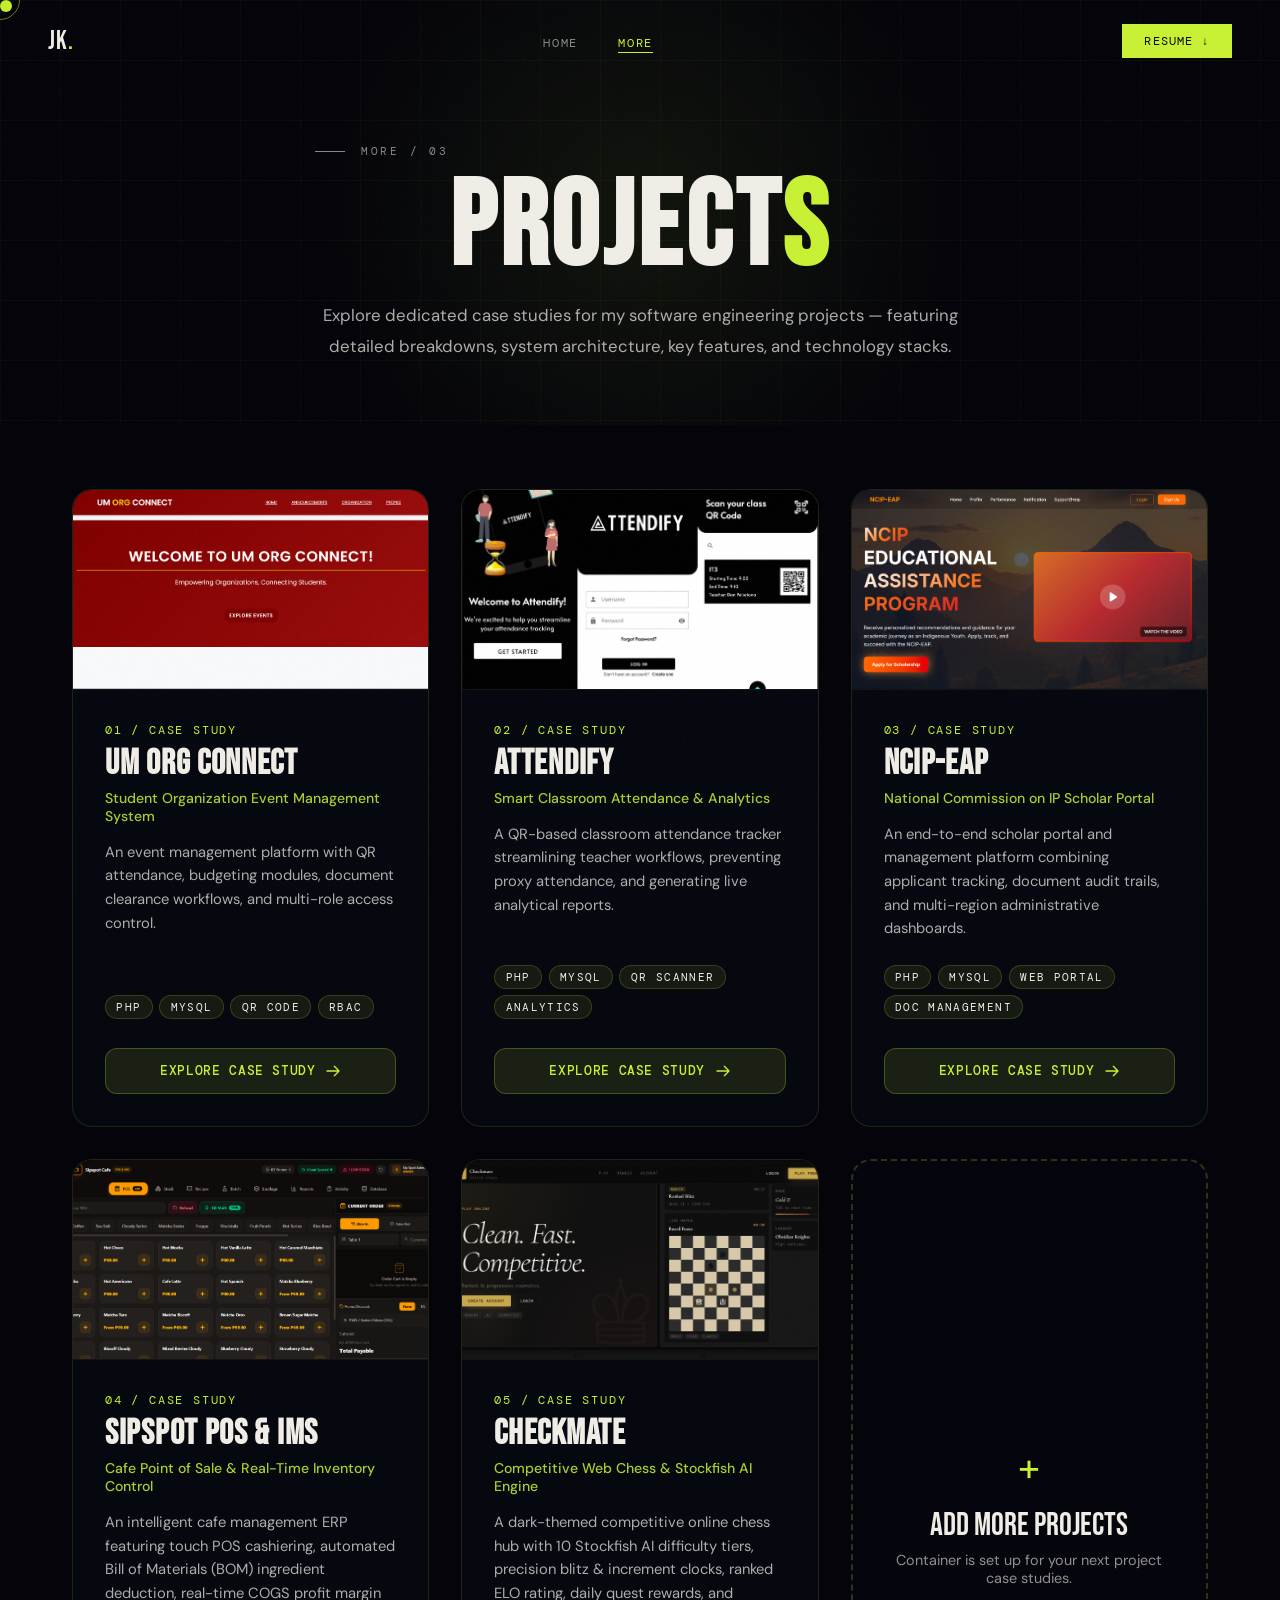
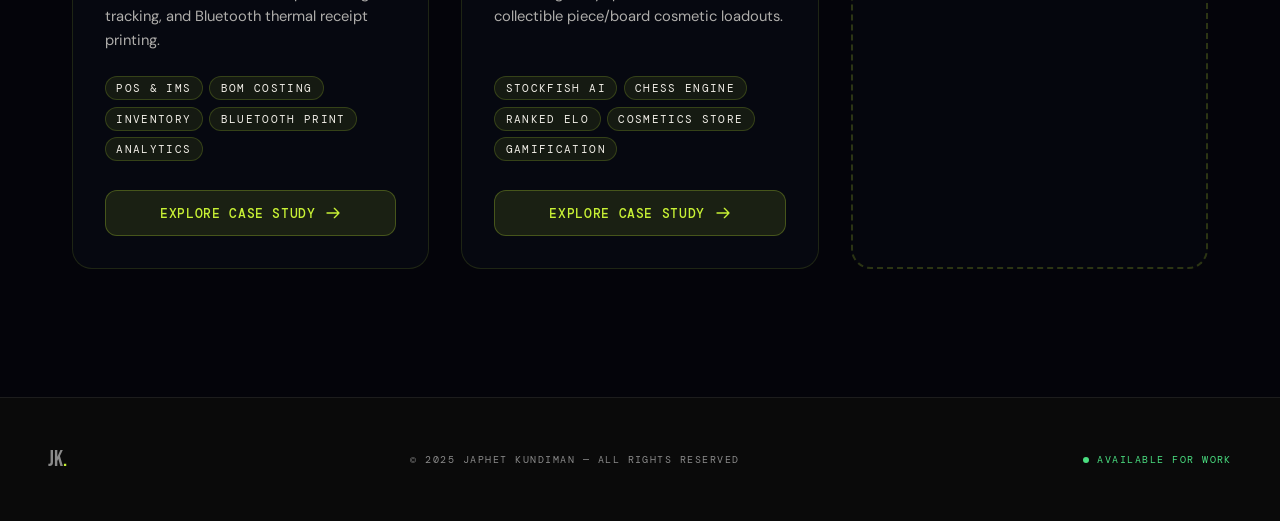
<file: projects.html>
<!DOCTYPE html>
<html lang="en">
<head>
  <meta charset="UTF-8">
  <title>Projects Hub — Japhet Kundiman</title>
  <meta name="viewport" content="width=device-width, initial-scale=1.0">
  <link rel="icon" type="image/png" href="assets/images/branding/Logo.png">
  <link rel="preconnect" href="https://fonts.googleapis.com">
  <link href="https://fonts.googleapis.com/css2?family=Bebas+Neue&family=DM+Sans:ital,opsz,wght@0,9..40,300;0,9..40,400;0,9..40,500;1,9..40,300&family=DM+Mono:wght@400;500&display=swap" rel="stylesheet">
  <link rel="stylesheet" href="assets/css/styles.css">
  <style>
    *, *::before, *::after { box-sizing: border-box; }
    body { background: #04040a; color: #f0ede6; font-family: 'DM Sans', sans-serif; overflow-x: hidden; }

    .nav-links a.active { color: var(--acid); }
    .nav-links a.active::after { width: 100%; }

    /* ── SUBPAGE HERO ────────────────────────────────────────── */
    .subpage-hero {
      min-height: 42vh;
      padding: 9rem 2rem 4rem;
      display: flex;
      align-items: flex-end;
      justify-content: center;
      text-align: center;
      position: relative;
      overflow: hidden;
      background: #04040a;
    }
    .subpage-hero::before {
      content: '';
      position: absolute;
      inset: 0;
      background-image:
        linear-gradient(rgba(200,241,53,0.03) 1px, transparent 1px),
        linear-gradient(90deg, rgba(200,241,53,0.03) 1px, transparent 1px);
      background-size: 60px 60px;
      pointer-events: none;
    }
    .subpage-hero::after {
      content: '';
      position: absolute;
      width: 650px; height: 650px;
      border-radius: 50%;
      background: radial-gradient(circle, rgba(200,241,53,0.07) 0%, transparent 70%);
      top: 50%; left: 50%;
      transform: translate(-50%, -50%);
      pointer-events: none;
    }
    .subpage-inner { max-width: 900px; margin: 0 auto; position: relative; z-index: 2; }
    .subpage-title {
      font-family: 'Bebas Neue', sans-serif;
      font-size: clamp(4rem, 10vw, 7.5rem);
      letter-spacing: 0.03em; line-height: 0.92;
      color: var(--paper); margin-bottom: 1rem;
    }
    .subpage-title .accent { color: var(--acid); }
    .subpage-copy {
      color: rgba(240,237,230,0.72);
      line-height: 1.8;
      max-width: 650px;
      margin: 0 auto;
      font-size: 1.05rem;
    }

    /* ── PROJECTS GRID CONTAINER ─────────────────────────────── */
    .projects-hub { padding: 4rem 2rem 8rem; max-width: 1200px; margin: 0 auto; }
    .projects-grid-container {
      display: grid;
      grid-template-columns: repeat(auto-fit, minmax(340px, 1fr));
      gap: 2rem;
    }

    /* ── PROJECT HUB CARD ────────────────────────────────────── */
    .hub-card {
      background: rgba(8,10,18,0.85);
      border: 1px solid rgba(200,241,53,0.12);
      border-radius: 20px;
      overflow: hidden;
      display: flex;
      flex-direction: column;
      transition: border-color 0.3s ease, box-shadow 0.3s ease, transform 0.3s ease;
      position: relative;
    }
    .hub-card:hover {
      border-color: rgba(200,241,53,0.4);
      transform: translateY(-6px);
      box-shadow: 0 20px 40px rgba(0,0,0,0.6), 0 0 30px rgba(200,241,53,0.08);
    }
    .hub-card-thumb-wrap {
      position: relative;
      width: 100%;
      aspect-ratio: 16 / 9;
      overflow: hidden;
      background: #000;
      border-bottom: 1px solid rgba(255,255,255,0.08);
    }
    .hub-card-thumb-wrap img {
      width: 100%;
      height: 100%;
      object-fit: cover;
      display: block;
      transition: transform 0.6s cubic-bezier(0.16, 1, 0.3, 1);
    }
    .hub-card:hover .hub-card-thumb-wrap img {
      transform: scale(1.06);
    }
    .hub-card-body {
      padding: 2rem;
      display: flex;
      flex-direction: column;
      flex-grow: 1;
    }
    .hub-card-num {
      font-family: 'DM Mono', monospace;
      font-size: 0.75rem;
      letter-spacing: 0.15em;
      color: var(--acid);
      text-transform: uppercase;
      margin-bottom: 0.5rem;
    }
    .hub-card-title {
      font-family: 'Bebas Neue', sans-serif;
      font-size: 2.2rem;
      letter-spacing: 0.02em;
      line-height: 1;
      color: var(--paper);
      margin-bottom: 0.5rem;
    }
    .hub-card-subtitle {
      font-size: 0.88rem;
      color: rgba(200,241,53,0.85);
      margin-bottom: 1rem;
      font-weight: 500;
    }
    .hub-card-desc {
      color: rgba(240,237,230,0.72);
      font-size: 0.92rem;
      line-height: 1.6;
      margin-bottom: 1.5rem;
      flex-grow: 1;
    }
    .hub-card-tags {
      display: flex;
      flex-wrap: wrap;
      gap: 0.4rem;
      margin-bottom: 1.8rem;
    }
    .hub-card-tags .tag {
      font-family: 'DM Mono', monospace;
      font-size: 0.7rem;
      padding: 0.25rem 0.65rem;
      border-radius: 100px;
      background: rgba(200,241,53,0.08);
      border: 1px solid rgba(200,241,53,0.18);
      color: var(--paper);
    }
    .hub-card-btn {
      display: inline-flex;
      align-items: center;
      justify-content: center;
      gap: 0.6rem;
      width: 100%;
      padding: 0.85rem 1.2rem;
      background: rgba(200,241,53,0.1);
      border: 1px solid rgba(200,241,53,0.25);
      border-radius: 12px;
      color: var(--acid);
      font-family: 'DM Mono', monospace;
      font-size: 0.82rem;
      letter-spacing: 0.05em;
      text-decoration: none;
      text-transform: uppercase;
      font-weight: 500;
      transition: all 0.3s ease;
    }
    .hub-card-btn:hover {
      background: var(--acid);
      color: #04040a;
      border-color: var(--acid);
      box-shadow: 0 0 20px rgba(200,241,53,0.3);
    }
    .hub-card-btn svg {
      width: 16px;
      height: 16px;
      transition: transform 0.3s ease;
    }
    .hub-card-btn:hover svg {
      transform: translateX(4px);
    }

    /* ── ADD NEW PROJECT PLACEHOLDER ─────────────────────────── */
    .add-project-hub-card {
      border: 2px dashed rgba(200,241,53,0.2);
      border-radius: 20px;
      padding: 3rem 2rem;
      text-align: center;
      background: rgba(8,10,18,0.4);
      display: flex;
      flex-direction: column;
      align-items: center;
      justify-content: center;
      min-height: 380px;
      transition: border-color 0.3s ease, background 0.3s ease;
    }
    .add-project-hub-card:hover {
      border-color: rgba(200,241,53,0.4);
      background: rgba(8,10,18,0.7);
    }
    .add-project-icon {
      font-size: 2.5rem;
      color: var(--acid);
      margin-bottom: 0.8rem;
    }
    .add-project-title {
      font-family: 'Bebas Neue', sans-serif;
      font-size: 2rem;
      color: var(--paper);
      margin-bottom: 0.4rem;
    }
    .add-project-desc {
      color: rgba(240,237,230,0.6);
      font-size: 0.9rem;
      max-width: 280px;
    }
  </style>
</head>
<body>
<div id="cursor"></div>
<div id="cursor-ring"></div>
<button class="back-to-top" id="backToTop" onclick="window.scrollTo({top:0,behavior:'smooth'})"><svg fill="none" stroke="currentColor" viewBox="0 0 24 24"><path stroke-linecap="round" stroke-linejoin="round" stroke-width="2" d="M5 10l7-7m0 0l7 7m-7-7v18"/></svg></button>

<nav id="navbar">
  <a href="index.html" class="nav-logo">JK<span>.</span></a>
  <ul class="nav-links">
    <li><a href="index.html">Home</a></li>
    <li><a href="more.html" class="active">More</a></li>
  </ul>
  <button class="nav-cta" onclick="downloadResume()">Resume ↓</button>
  <button class="hamburger" id="hamburgerBtn" onclick="toggleMobileMenu()"><span></span><span></span><span></span></button>
</nav>

<div class="mobile-menu" id="mobileMenu">
  <a href="index.html" onclick="closeMobileMenu()">Home</a>
  <a href="more.html" onclick="closeMobileMenu()">More</a>
</div>

<section class="subpage-hero">
  <div class="subpage-inner">
    <div class="section-label">More / 03</div>
    <h1 class="subpage-title">PROJECT<span class="accent">S</span></h1>
    <p class="subpage-copy">Explore dedicated case studies for my software engineering projects — featuring detailed breakdowns, system architecture, key features, and technology stacks.</p>
  </div>
</section>

<section class="projects-hub">
  <div class="projects-grid-container">

    <!-- PROJECT 01: UM Org Connect -->
    <article class="hub-card">
      <div class="hub-card-thumb-wrap">
        <img src="assets/images/projects/UmOrg.png" alt="UM Org Connect">
      </div>
      <div class="hub-card-body">
        <div class="hub-card-num">01 / Case Study</div>
        <h2 class="hub-card-title">UM Org Connect</h2>
        <div class="hub-card-subtitle">Student Organization Event Management System</div>
        <p class="hub-card-desc">An event management platform with QR attendance, budgeting modules, document clearance workflows, and multi-role access control.</p>
        <div class="hub-card-tags">
          <span class="tag">PHP</span>
          <span class="tag">MySQL</span>
          <span class="tag">QR Code</span>
          <span class="tag">RBAC</span>
        </div>
        <a href="projects/um-org-connect.html" class="hub-card-btn">
          Explore Case Study
          <svg fill="none" viewBox="0 0 24 24" stroke="currentColor"><path stroke-linecap="round" stroke-linejoin="round" stroke-width="2" d="M14 5l7 7m0 0l-7 7m7-7H3"/></svg>
        </a>
      </div>
    </article>

    <!-- PROJECT 02: Attendify -->
    <article class="hub-card">
      <div class="hub-card-thumb-wrap">
        <img src="assets/images/projects/Attendify.png" alt="Attendify">
      </div>
      <div class="hub-card-body">
        <div class="hub-card-num">02 / Case Study</div>
        <h2 class="hub-card-title">Attendify</h2>
        <div class="hub-card-subtitle">Smart Classroom Attendance & Analytics</div>
        <p class="hub-card-desc">A QR-based classroom attendance tracker streamlining teacher workflows, preventing proxy attendance, and generating live analytical reports.</p>
        <div class="hub-card-tags">
          <span class="tag">PHP</span>
          <span class="tag">MySQL</span>
          <span class="tag">QR Scanner</span>
          <span class="tag">Analytics</span>
        </div>
        <a href="projects/attendify.html" class="hub-card-btn">
          Explore Case Study
          <svg fill="none" viewBox="0 0 24 24" stroke="currentColor"><path stroke-linecap="round" stroke-linejoin="round" stroke-width="2" d="M14 5l7 7m0 0l-7 7m7-7H3"/></svg>
        </a>
      </div>
    </article>

    <!-- PROJECT 03: NCIP-EAP -->
    <article class="hub-card">
      <div class="hub-card-thumb-wrap">
        <img src="assets/images/projects/Ncip.png" alt="NCIP-EAP">
      </div>
      <div class="hub-card-body">
        <div class="hub-card-num">03 / Case Study</div>
        <h2 class="hub-card-title">NCIP-EAP</h2>
        <div class="hub-card-subtitle">National Commission on IP Scholar Portal</div>
        <p class="hub-card-desc">An end-to-end scholar portal and management platform combining applicant tracking, document audit trails, and multi-region administrative dashboards.</p>
        <div class="hub-card-tags">
          <span class="tag">PHP</span>
          <span class="tag">MySQL</span>
          <span class="tag">Web Portal</span>
          <span class="tag">Doc Management</span>
        </div>
        <a href="projects/ncip-eap.html" class="hub-card-btn">
          Explore Case Study
          <svg fill="none" viewBox="0 0 24 24" stroke="currentColor"><path stroke-linecap="round" stroke-linejoin="round" stroke-width="2" d="M14 5l7 7m0 0l-7 7m7-7H3"/></svg>
        </a>
      </div>
    </article>

    <!-- PROJECT 04: Sipspot Cafe POS & IMS -->
    <article class="hub-card">
      <div class="hub-card-thumb-wrap">
        <img src="assets/images/projects/Sipspot IMS (POS Register).png" alt="Sipspot Cafe POS &amp; IMS">
      </div>
      <div class="hub-card-body">
        <div class="hub-card-num">04 / Case Study</div>
        <h2 class="hub-card-title">Sipspot POS &amp; IMS</h2>
        <div class="hub-card-subtitle">Cafe Point of Sale &amp; Real-Time Inventory Control</div>
        <p class="hub-card-desc">An intelligent cafe management ERP featuring touch POS cashiering, automated Bill of Materials (BOM) ingredient deduction, real-time COGS profit margin tracking, and Bluetooth thermal receipt printing.</p>
        <div class="hub-card-tags">
          <span class="tag">POS &amp; IMS</span>
          <span class="tag">BOM Costing</span>
          <span class="tag">Inventory</span>
          <span class="tag">Bluetooth Print</span>
          <span class="tag">Analytics</span>
        </div>
        <a href="projects/sipspot-ims.html" class="hub-card-btn">
          Explore Case Study
          <svg fill="none" viewBox="0 0 24 24" stroke="currentColor"><path stroke-linecap="round" stroke-linejoin="round" stroke-width="2" d="M14 5l7 7m0 0l-7 7m7-7H3"/></svg>
        </a>
      </div>
    </article>

    <!-- PROJECT 05: Checkmate Chess -->
    <article class="hub-card">
      <div class="hub-card-thumb-wrap">
        <img src="assets/images/projects/Chess.png" alt="Checkmate Chess Platform">
      </div>
      <div class="hub-card-body">
        <div class="hub-card-num">05 / Case Study</div>
        <h2 class="hub-card-title">Checkmate</h2>
        <div class="hub-card-subtitle">Competitive Web Chess &amp; Stockfish AI Engine</div>
        <p class="hub-card-desc">A dark-themed competitive online chess hub with 10 Stockfish AI difficulty tiers, precision blitz &amp; increment clocks, ranked ELO rating, daily quest rewards, and collectible piece/board cosmetic loadouts.</p>
        <div class="hub-card-tags">
          <span class="tag">Stockfish AI</span>
          <span class="tag">Chess Engine</span>
          <span class="tag">Ranked ELO</span>
          <span class="tag">Cosmetics Store</span>
          <span class="tag">Gamification</span>
        </div>
        <a href="projects/checkmate-chess.html" class="hub-card-btn">
          Explore Case Study
          <svg fill="none" viewBox="0 0 24 24" stroke="currentColor"><path stroke-linecap="round" stroke-linejoin="round" stroke-width="2" d="M14 5l7 7m0 0l-7 7m7-7H3"/></svg>
        </a>
      </div>
    </article>

    <!-- FUTURE PROJECTS PLACEHOLDER CARD -->
    <div class="add-project-hub-card">
      <div class="add-project-icon">+</div>
      <div class="add-project-title">Add More Projects</div>
      <div class="add-project-desc">Container is set up for your next project case studies.</div>
    </div>

  </div>
</section>

<footer>
  <div class="foot-brand">JK<span>.</span></div>
  <div class="foot-meta">© 2025 Japhet Kundiman — All Rights Reserved</div>
  <div class="available-dot">Available for Work</div>
</footer>

<script src="assets/js/script.js"></script>
</body>
</html>
</file>
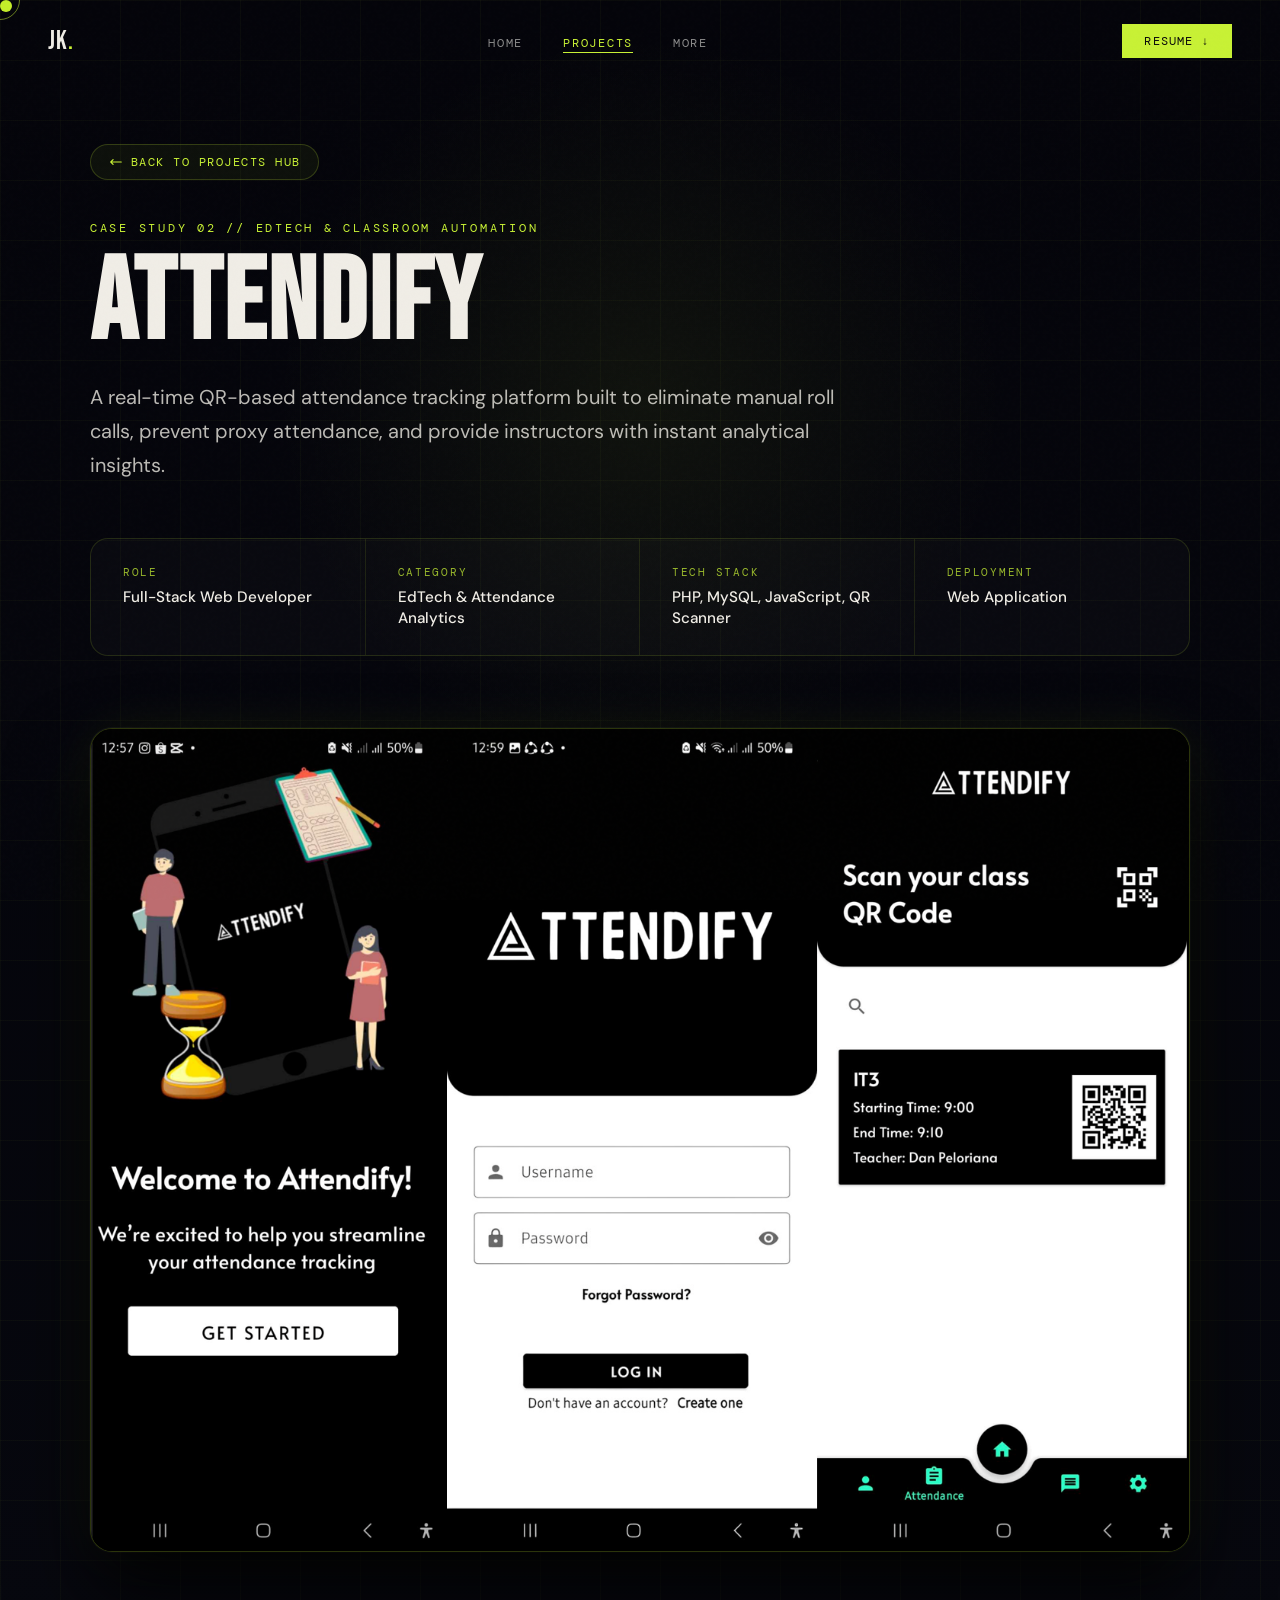
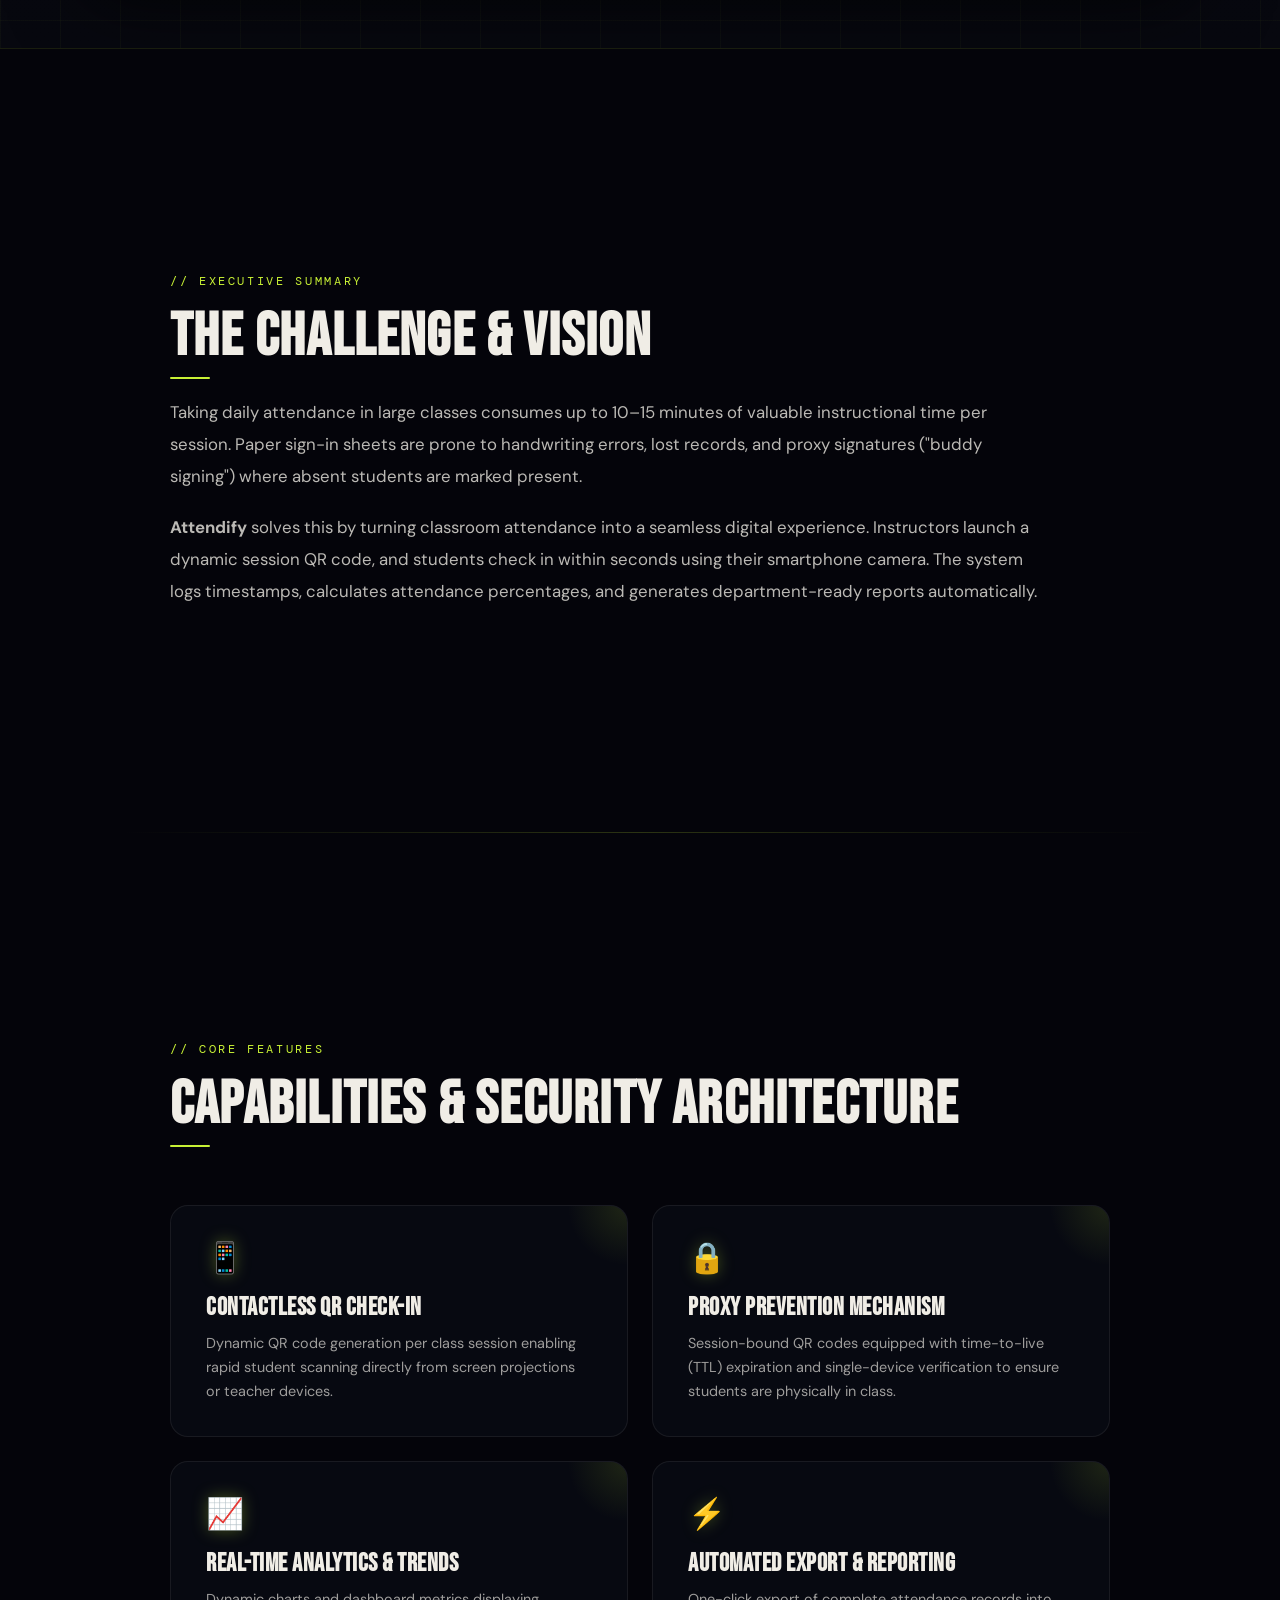
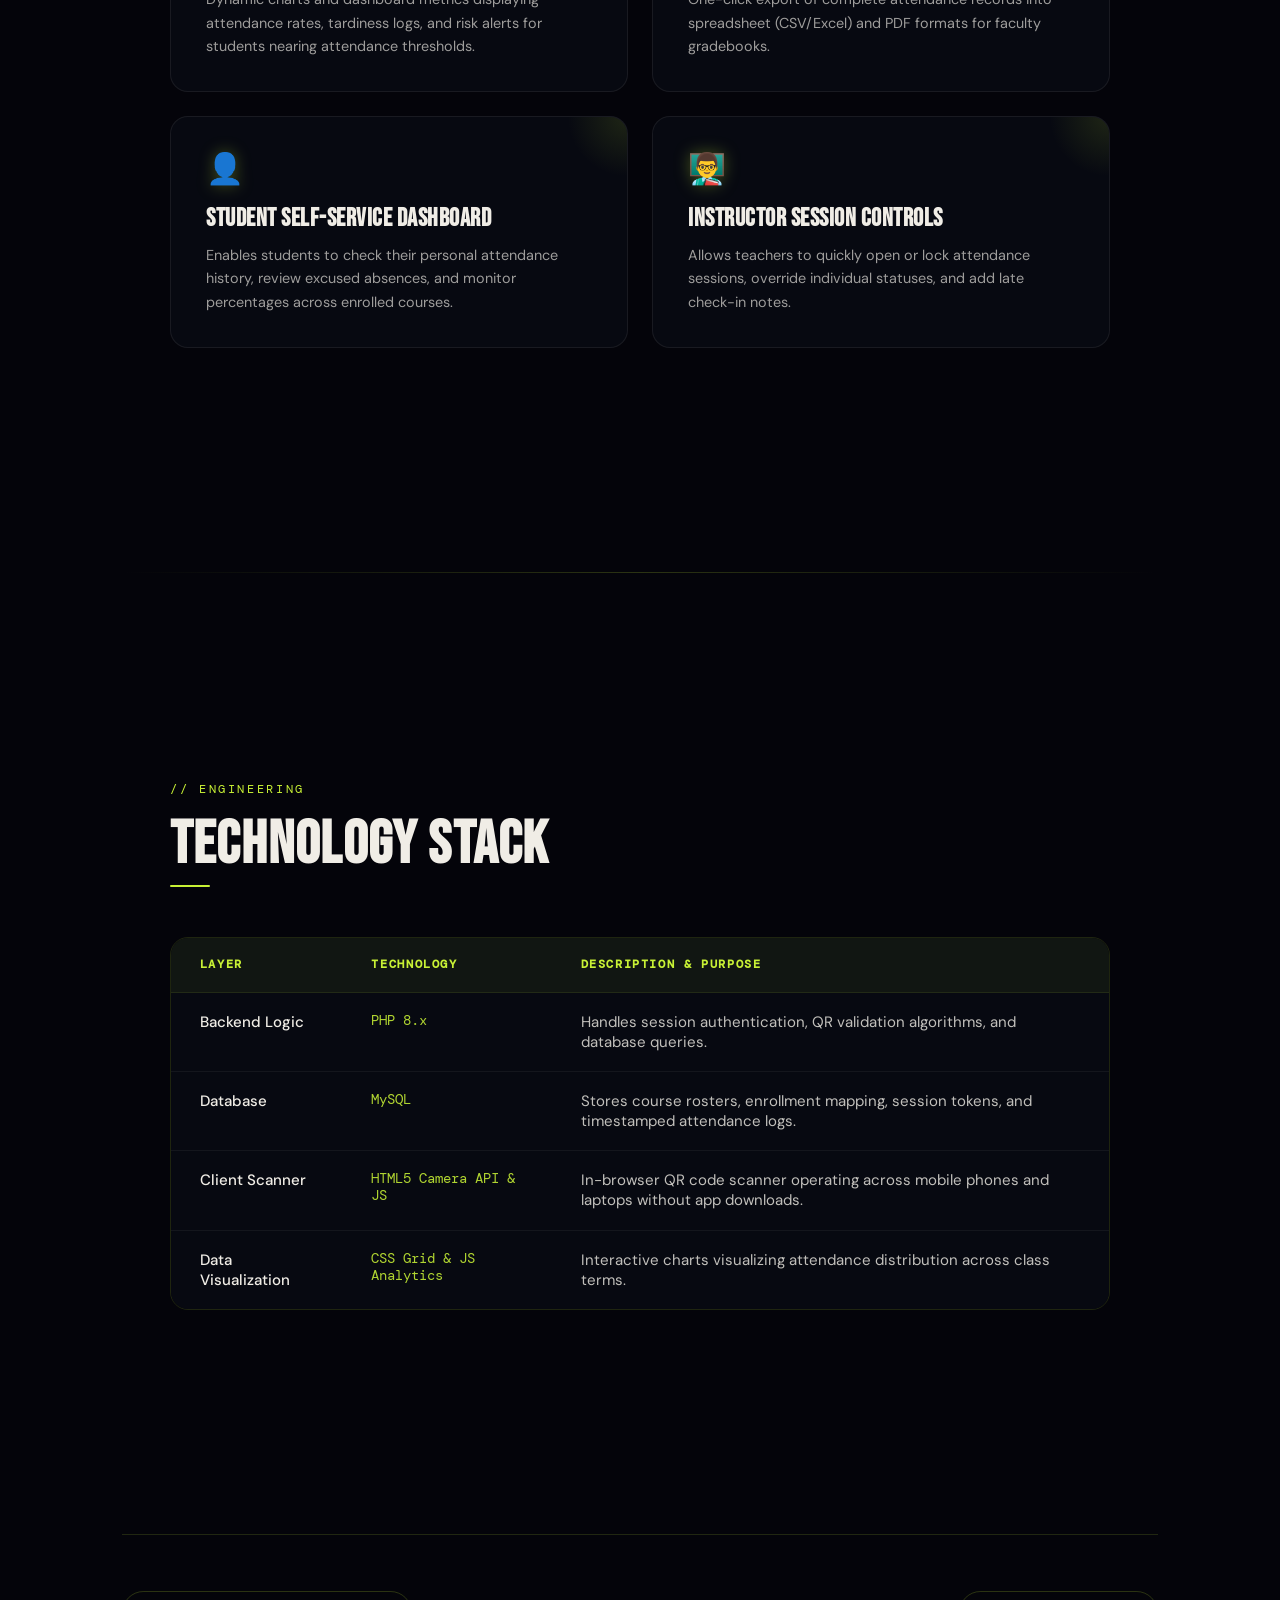
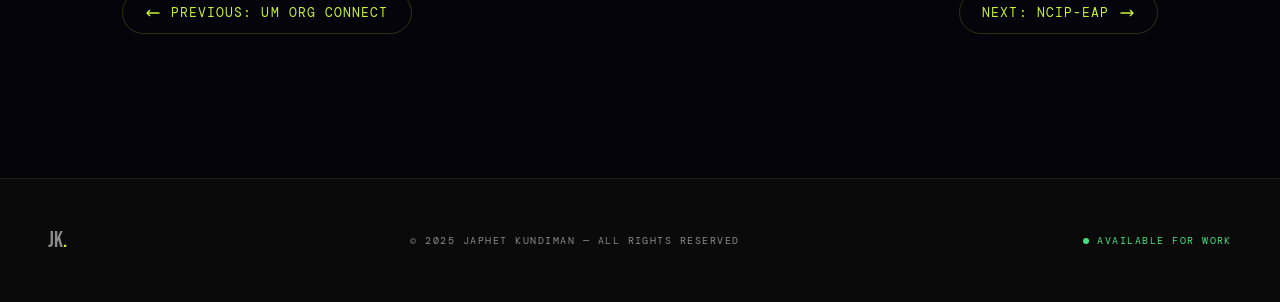
<file: projects/attendify.html>
<!DOCTYPE html>
<html lang="en">
<head>
  <meta charset="UTF-8">
  <title>Attendify — Project Case Study | Japhet Kundiman</title>
  <meta name="description" content="Case study for Attendify — a real-time QR-based classroom attendance tracking platform by Japhet Kundiman.">
  <meta name="viewport" content="width=device-width, initial-scale=1.0">
  <link rel="icon" type="image/png" href="../assets/images/branding/Logo.png">
  <link rel="preconnect" href="https://fonts.googleapis.com">
  <link href="https://fonts.googleapis.com/css2?family=Bebas+Neue&family=DM+Sans:ital,opsz,wght@0,9..40,300;0,9..40,400;0,9..40,500;1,9..40,300&family=DM+Mono:wght@400;500&display=swap" rel="stylesheet">
  <link rel="stylesheet" href="../assets/css/styles.css">
  <link rel="stylesheet" href="project-case.css">
</head>
<body>

<div id="cursor"></div>
<div id="cursor-ring"></div>
<button class="back-to-top" id="backToTop" onclick="window.scrollTo({top:0,behavior:'smooth'})">
  <svg fill="none" stroke="currentColor" viewBox="0 0 24 24"><path stroke-linecap="round" stroke-linejoin="round" stroke-width="2" d="M5 10l7-7m0 0l7 7m-7-7v18"/></svg>
</button>

<nav id="navbar">
  <a href="../index.html" class="nav-logo">JK<span>.</span></a>
  <ul class="nav-links">
    <li><a href="../index.html">Home</a></li>
    <li><a href="../projects.html" class="active">Projects</a></li>
    <li><a href="../more.html">More</a></li>
  </ul>
  <button class="nav-cta" onclick="downloadResume()">Resume ↓</button>
  <button class="hamburger" id="hamburgerBtn" onclick="toggleMobileMenu()"><span></span><span></span><span></span></button>
</nav>

<div class="mobile-menu" id="mobileMenu">
  <a href="../index.html" onclick="closeMobileMenu()">Home</a>
  <a href="../projects.html" onclick="closeMobileMenu()">Projects</a>
  <a href="../more.html" onclick="closeMobileMenu()">More</a>
</div>

<!-- ── HERO ──────────────────────────────────────────────────── -->
<section class="case-hero">
  <div class="case-hero-inner">

    <a href="../projects.html" class="back-btn">
      <svg fill="none" viewBox="0 0 24 24" stroke="currentColor"><path stroke-linecap="round" stroke-linejoin="round" stroke-width="2" d="M7 16l-4-4m0 0l4-4m-4 4h18"/></svg>
      Back to Projects Hub
    </a>

    <div class="case-category">Case Study 02 // EdTech & Classroom Automation</div>
    <h1 class="case-title">Attendify</h1>
    <p class="case-tagline">A real-time QR-based attendance tracking platform built to eliminate manual roll calls, prevent proxy attendance, and provide instructors with instant analytical insights.</p>

    <!-- META SPECS -->
    <div class="specs-grid">
      <div class="spec-item">
        <div class="spec-item-label">Role</div>
        <div class="spec-item-value">Full-Stack Web Developer</div>
      </div>
      <div class="spec-item">
        <div class="spec-item-label">Category</div>
        <div class="spec-item-value">EdTech & Attendance Analytics</div>
      </div>
      <div class="spec-item">
        <div class="spec-item-label">Tech Stack</div>
        <div class="spec-item-value">PHP, MySQL, JavaScript, QR Scanner</div>
      </div>
      <div class="spec-item">
        <div class="spec-item-label">Deployment</div>
        <div class="spec-item-value">Web Application</div>
      </div>
    </div>

    <!-- SHOWCASE BANNER -->
    <div class="showcase-banner">
      <img src="../assets/images/projects/Attendify.png" alt="Attendify — Classroom Attendance Platform">
    </div>

  </div>
</section>

<!-- ── BODY ──────────────────────────────────────────────────── -->
<main class="case-body">

  <!-- OVERVIEW -->
  <section class="section-block">
    <div class="block-label">// Executive Summary</div>
    <h2 class="block-title">The Challenge & Vision</h2>
    <div class="block-text">
      <p>Taking daily attendance in large classes consumes up to 10–15 minutes of valuable instructional time per session. Paper sign-in sheets are prone to handwriting errors, lost records, and proxy signatures ("buddy signing") where absent students are marked present.</p>
      <p><strong>Attendify</strong> solves this by turning classroom attendance into a seamless digital experience. Instructors launch a dynamic session QR code, and students check in within seconds using their smartphone camera. The system logs timestamps, calculates attendance percentages, and generates department-ready reports automatically.</p>
    </div>
  </section>

  <div class="case-divider"></div>

  <!-- FEATURES -->
  <section class="section-block">
    <div class="block-label">// Core Features</div>
    <h2 class="block-title">Capabilities & Security Architecture</h2>
    <div class="features-container">

      <div class="feature-card">
        <div class="feature-icon">📱</div>
        <h3 class="feature-name">Contactless QR Check-In</h3>
        <p class="feature-desc">Dynamic QR code generation per class session enabling rapid student scanning directly from screen projections or teacher devices.</p>
      </div>

      <div class="feature-card">
        <div class="feature-icon">🔒</div>
        <h3 class="feature-name">Proxy Prevention Mechanism</h3>
        <p class="feature-desc">Session-bound QR codes equipped with time-to-live (TTL) expiration and single-device verification to ensure students are physically in class.</p>
      </div>

      <div class="feature-card">
        <div class="feature-icon">📈</div>
        <h3 class="feature-name">Real-Time Analytics & Trends</h3>
        <p class="feature-desc">Dynamic charts and dashboard metrics displaying attendance rates, tardiness logs, and risk alerts for students nearing attendance thresholds.</p>
      </div>

      <div class="feature-card">
        <div class="feature-icon">⚡</div>
        <h3 class="feature-name">Automated Export & Reporting</h3>
        <p class="feature-desc">One-click export of complete attendance records into spreadsheet (CSV/Excel) and PDF formats for faculty gradebooks.</p>
      </div>

      <div class="feature-card">
        <div class="feature-icon">👤</div>
        <h3 class="feature-name">Student Self-Service Dashboard</h3>
        <p class="feature-desc">Enables students to check their personal attendance history, review excused absences, and monitor percentages across enrolled courses.</p>
      </div>

      <div class="feature-card">
        <div class="feature-icon">👨‍🏫</div>
        <h3 class="feature-name">Instructor Session Controls</h3>
        <p class="feature-desc">Allows teachers to quickly open or lock attendance sessions, override individual statuses, and add late check-in notes.</p>
      </div>

    </div>
  </section>

  <div class="case-divider"></div>

  <!-- TECH STACK -->
  <section class="section-block">
    <div class="block-label">// Engineering</div>
    <h2 class="block-title">Technology Stack</h2>
    <div class="tech-table-wrap">
      <table class="tech-table">
        <thead>
          <tr>
            <th>Layer</th>
            <th>Technology</th>
            <th>Description & Purpose</th>
          </tr>
        </thead>
        <tbody>
          <tr>
            <td><strong>Backend Logic</strong></td>
            <td>PHP 8.x</td>
            <td>Handles session authentication, QR validation algorithms, and database queries.</td>
          </tr>
          <tr>
            <td><strong>Database</strong></td>
            <td>MySQL</td>
            <td>Stores course rosters, enrollment mapping, session tokens, and timestamped attendance logs.</td>
          </tr>
          <tr>
            <td><strong>Client Scanner</strong></td>
            <td>HTML5 Camera API & JS</td>
            <td>In-browser QR code scanner operating across mobile phones and laptops without app downloads.</td>
          </tr>
          <tr>
            <td><strong>Data Visualization</strong></td>
            <td>CSS Grid & JS Analytics</td>
            <td>Interactive charts visualizing attendance distribution across class terms.</td>
          </tr>
        </tbody>
      </table>
    </div>
  </section>

  <!-- FOOTER NAV -->
  <div class="case-nav">
    <a href="um-org-connect.html" class="case-nav-link">
      <svg fill="none" viewBox="0 0 24 24" stroke="currentColor" width="16"><path stroke-linecap="round" stroke-linejoin="round" stroke-width="2" d="M7 16l-4-4m0 0l4-4m-4 4h18"/></svg>
      Previous: UM Org Connect
    </a>
    <a href="ncip-eap.html" class="case-nav-link">
      Next: NCIP-EAP
      <svg fill="none" viewBox="0 0 24 24" stroke="currentColor" width="16"><path stroke-linecap="round" stroke-linejoin="round" stroke-width="2" d="M17 8l4 4m0 0l-4 4m4-4H3"/></svg>
    </a>
  </div>

</main>

<footer>
  <div class="foot-brand">JK<span>.</span></div>
  <div class="foot-meta">© 2025 Japhet Kundiman — All Rights Reserved</div>
  <div class="available-dot">Available for Work</div>
</footer>

<script src="../assets/js/script.js"></script>
</body>
</html>
</file>
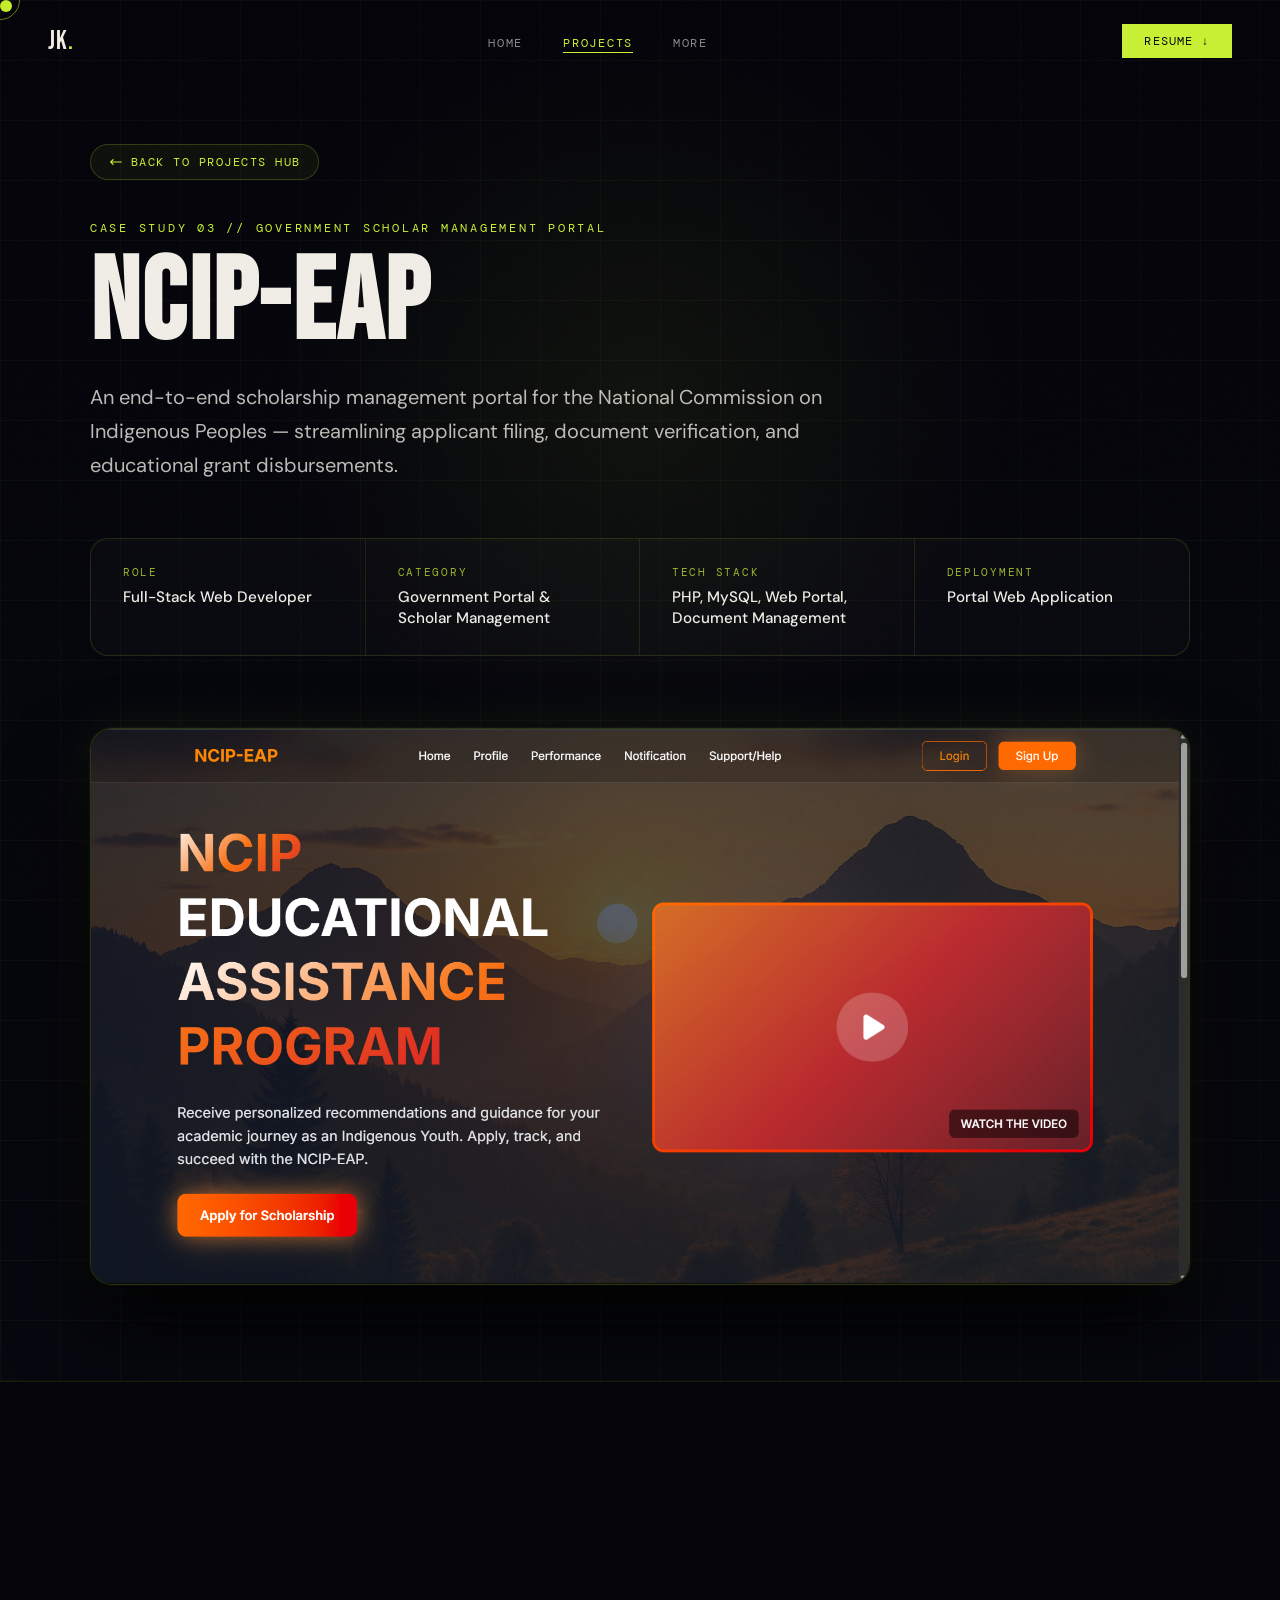
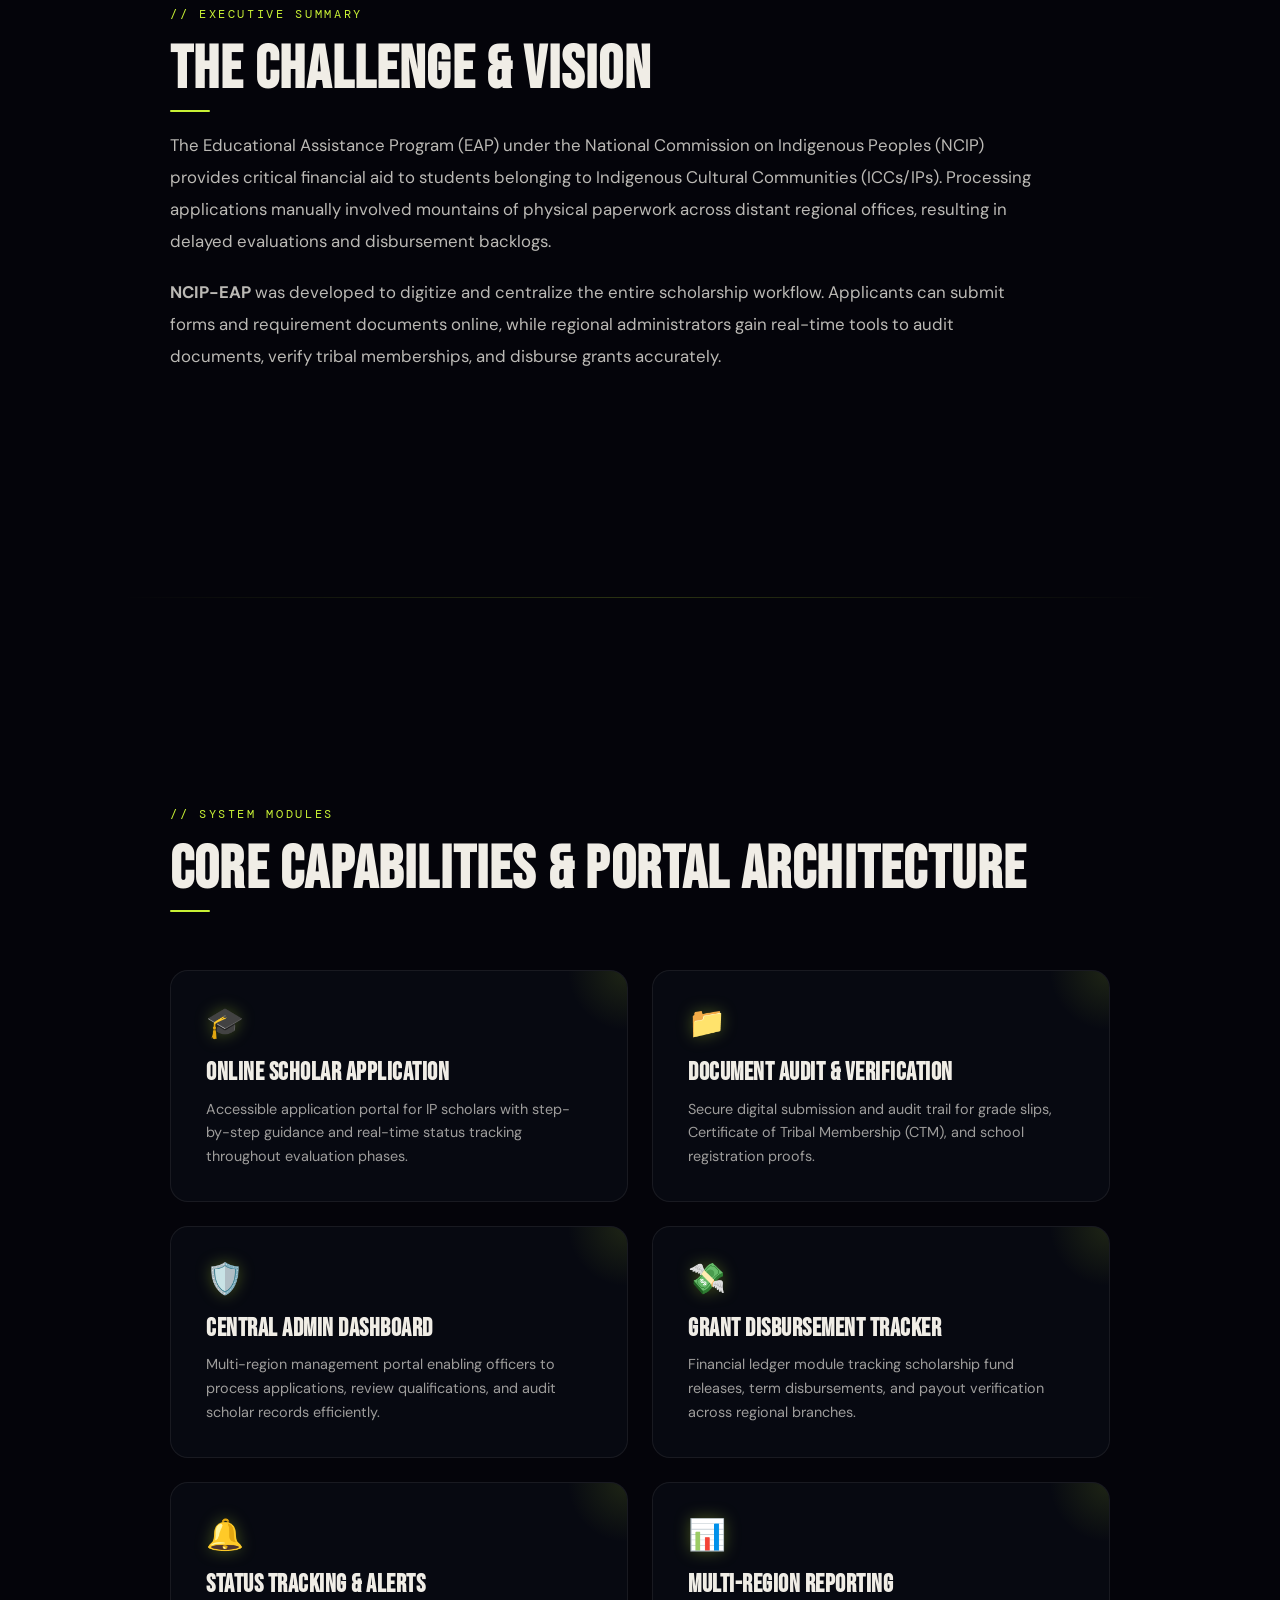
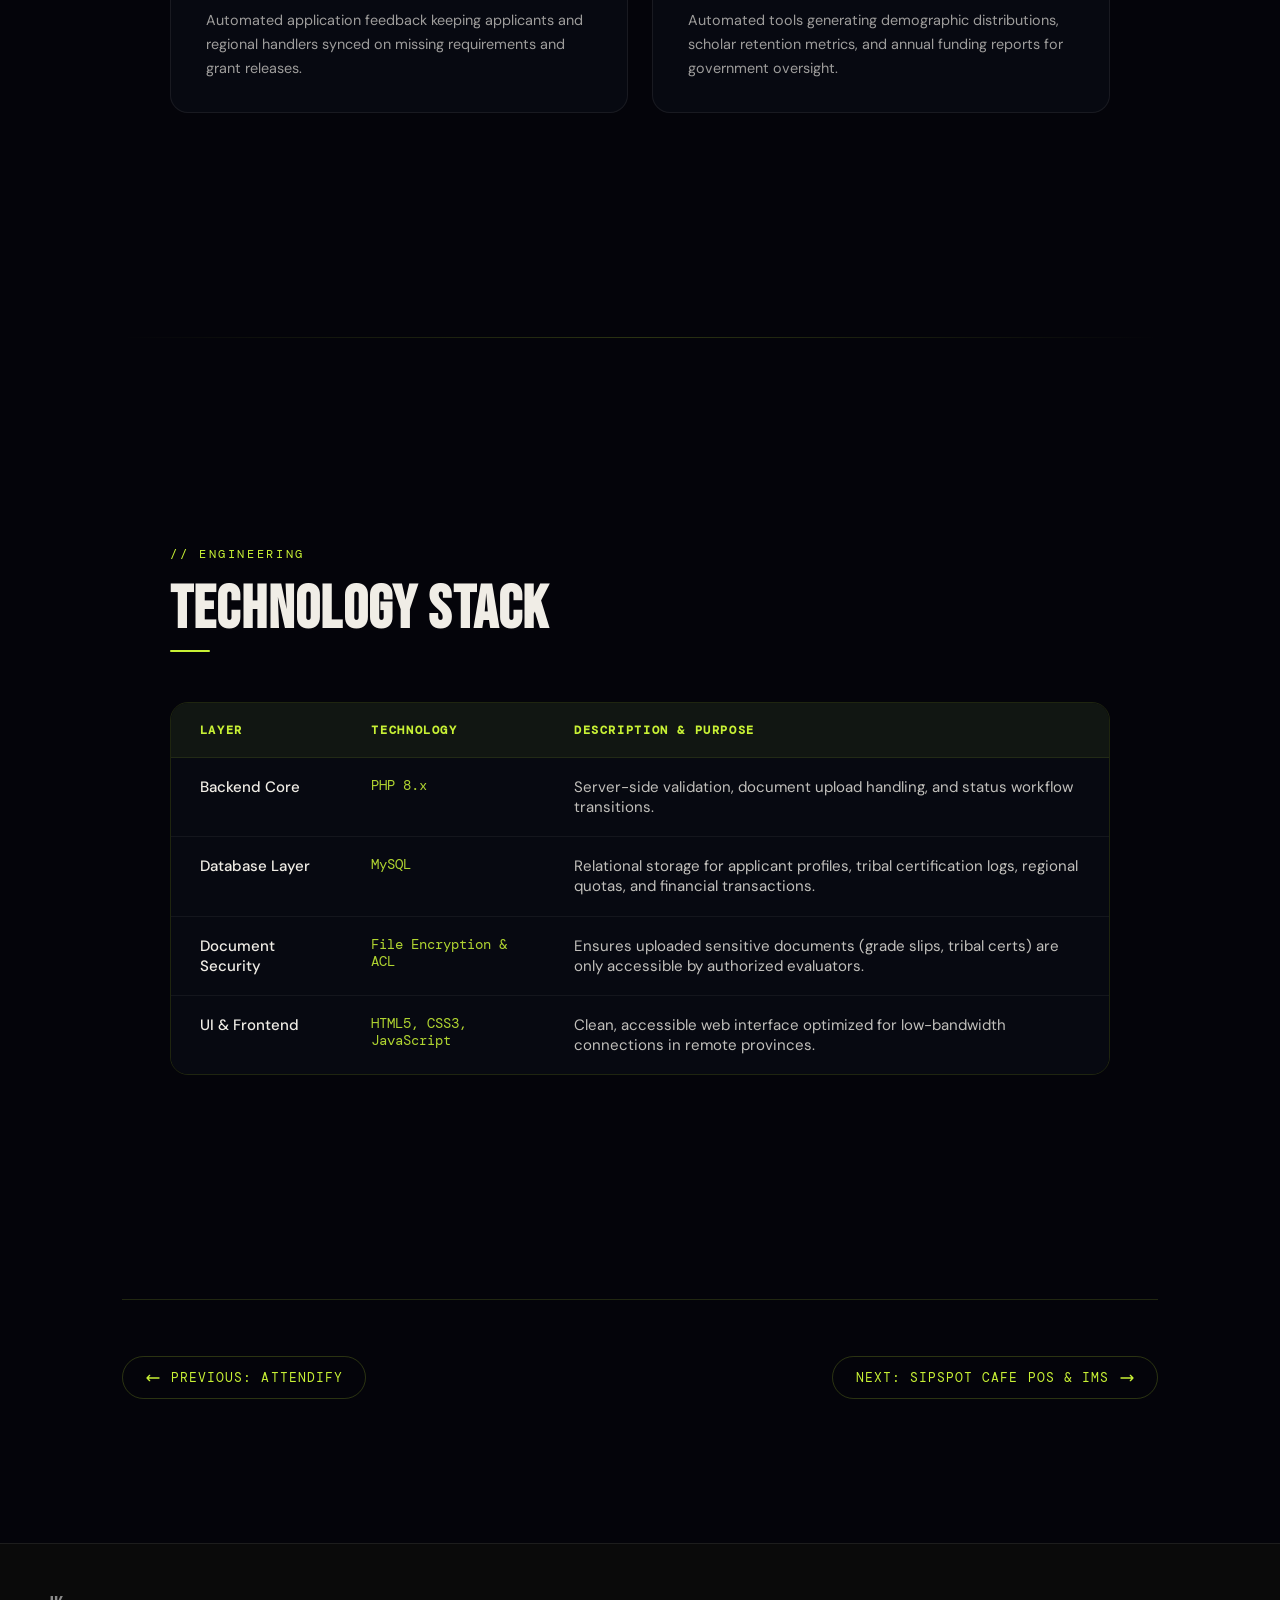
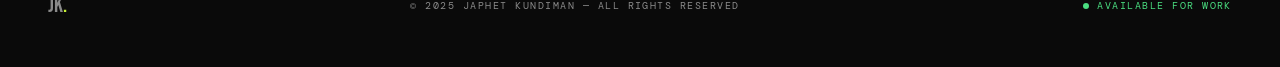
<file: projects/ncip-eap.html>
<!DOCTYPE html>
<html lang="en">
<head>
  <meta charset="UTF-8">
  <title>NCIP-EAP — Project Case Study | Japhet Kundiman</title>
  <meta name="description" content="Case study for NCIP-EAP — a government scholarship management portal for the National Commission on Indigenous Peoples by Japhet Kundiman.">
  <meta name="viewport" content="width=device-width, initial-scale=1.0">
  <link rel="icon" type="image/png" href="../assets/images/branding/Logo.png">
  <link rel="preconnect" href="https://fonts.googleapis.com">
  <link href="https://fonts.googleapis.com/css2?family=Bebas+Neue&family=DM+Sans:ital,opsz,wght@0,9..40,300;0,9..40,400;0,9..40,500;1,9..40,300&family=DM+Mono:wght@400;500&display=swap" rel="stylesheet">
  <link rel="stylesheet" href="../assets/css/styles.css">
  <link rel="stylesheet" href="project-case.css">
</head>
<body>

<div id="cursor"></div>
<div id="cursor-ring"></div>
<button class="back-to-top" id="backToTop" onclick="window.scrollTo({top:0,behavior:'smooth'})">
  <svg fill="none" stroke="currentColor" viewBox="0 0 24 24"><path stroke-linecap="round" stroke-linejoin="round" stroke-width="2" d="M5 10l7-7m0 0l7 7m-7-7v18"/></svg>
</button>

<nav id="navbar">
  <a href="../index.html" class="nav-logo">JK<span>.</span></a>
  <ul class="nav-links">
    <li><a href="../index.html">Home</a></li>
    <li><a href="../projects.html" class="active">Projects</a></li>
    <li><a href="../more.html">More</a></li>
  </ul>
  <button class="nav-cta" onclick="downloadResume()">Resume ↓</button>
  <button class="hamburger" id="hamburgerBtn" onclick="toggleMobileMenu()"><span></span><span></span><span></span></button>
</nav>

<div class="mobile-menu" id="mobileMenu">
  <a href="../index.html" onclick="closeMobileMenu()">Home</a>
  <a href="../projects.html" onclick="closeMobileMenu()">Projects</a>
  <a href="../more.html" onclick="closeMobileMenu()">More</a>
</div>

<!-- ── HERO ──────────────────────────────────────────────────── -->
<section class="case-hero">
  <div class="case-hero-inner">

    <a href="../projects.html" class="back-btn">
      <svg fill="none" viewBox="0 0 24 24" stroke="currentColor"><path stroke-linecap="round" stroke-linejoin="round" stroke-width="2" d="M7 16l-4-4m0 0l4-4m-4 4h18"/></svg>
      Back to Projects Hub
    </a>

    <div class="case-category">Case Study 03 // Government Scholar Management Portal</div>
    <h1 class="case-title">NCIP-EAP</h1>
    <p class="case-tagline">An end-to-end scholarship management portal for the National Commission on Indigenous Peoples — streamlining applicant filing, document verification, and educational grant disbursements.</p>

    <!-- META SPECS -->
    <div class="specs-grid">
      <div class="spec-item">
        <div class="spec-item-label">Role</div>
        <div class="spec-item-value">Full-Stack Web Developer</div>
      </div>
      <div class="spec-item">
        <div class="spec-item-label">Category</div>
        <div class="spec-item-value">Government Portal & Scholar Management</div>
      </div>
      <div class="spec-item">
        <div class="spec-item-label">Tech Stack</div>
        <div class="spec-item-value">PHP, MySQL, Web Portal, Document Management</div>
      </div>
      <div class="spec-item">
        <div class="spec-item-label">Deployment</div>
        <div class="spec-item-value">Portal Web Application</div>
      </div>
    </div>

    <!-- SHOWCASE BANNER -->
    <div class="showcase-banner">
      <img src="../assets/images/projects/Ncip.png" alt="NCIP-EAP — Scholar Management Portal">
    </div>

  </div>
</section>

<!-- ── BODY ──────────────────────────────────────────────────── -->
<main class="case-body">

  <!-- OVERVIEW -->
  <section class="section-block">
    <div class="block-label">// Executive Summary</div>
    <h2 class="block-title">The Challenge & Vision</h2>
    <div class="block-text">
      <p>The Educational Assistance Program (EAP) under the National Commission on Indigenous Peoples (NCIP) provides critical financial aid to students belonging to Indigenous Cultural Communities (ICCs/IPs). Processing applications manually involved mountains of physical paperwork across distant regional offices, resulting in delayed evaluations and disbursement backlogs.</p>
      <p><strong>NCIP-EAP</strong> was developed to digitize and centralize the entire scholarship workflow. Applicants can submit forms and requirement documents online, while regional administrators gain real-time tools to audit documents, verify tribal memberships, and disburse grants accurately.</p>
    </div>
  </section>

  <div class="case-divider"></div>

  <!-- FEATURES -->
  <section class="section-block">
    <div class="block-label">// System Modules</div>
    <h2 class="block-title">Core Capabilities & Portal Architecture</h2>
    <div class="features-container">

      <div class="feature-card">
        <div class="feature-icon">🎓</div>
        <h3 class="feature-name">Online Scholar Application</h3>
        <p class="feature-desc">Accessible application portal for IP scholars with step-by-step guidance and real-time status tracking throughout evaluation phases.</p>
      </div>

      <div class="feature-card">
        <div class="feature-icon">📁</div>
        <h3 class="feature-name">Document Audit & Verification</h3>
        <p class="feature-desc">Secure digital submission and audit trail for grade slips, Certificate of Tribal Membership (CTM), and school registration proofs.</p>
      </div>

      <div class="feature-card">
        <div class="feature-icon">🛡️</div>
        <h3 class="feature-name">Central Admin Dashboard</h3>
        <p class="feature-desc">Multi-region management portal enabling officers to process applications, review qualifications, and audit scholar records efficiently.</p>
      </div>

      <div class="feature-card">
        <div class="feature-icon">💸</div>
        <h3 class="feature-name">Grant Disbursement Tracker</h3>
        <p class="feature-desc">Financial ledger module tracking scholarship fund releases, term disbursements, and payout verification across regional branches.</p>
      </div>

      <div class="feature-card">
        <div class="feature-icon">🔔</div>
        <h3 class="feature-name">Status Tracking & Alerts</h3>
        <p class="feature-desc">Automated application feedback keeping applicants and regional handlers synced on missing requirements and grant releases.</p>
      </div>

      <div class="feature-card">
        <div class="feature-icon">📊</div>
        <h3 class="feature-name">Multi-Region Reporting</h3>
        <p class="feature-desc">Automated tools generating demographic distributions, scholar retention metrics, and annual funding reports for government oversight.</p>
      </div>

    </div>
  </section>

  <div class="case-divider"></div>

  <!-- TECH STACK -->
  <section class="section-block">
    <div class="block-label">// Engineering</div>
    <h2 class="block-title">Technology Stack</h2>
    <div class="tech-table-wrap">
      <table class="tech-table">
        <thead>
          <tr>
            <th>Layer</th>
            <th>Technology</th>
            <th>Description & Purpose</th>
          </tr>
        </thead>
        <tbody>
          <tr>
            <td><strong>Backend Core</strong></td>
            <td>PHP 8.x</td>
            <td>Server-side validation, document upload handling, and status workflow transitions.</td>
          </tr>
          <tr>
            <td><strong>Database Layer</strong></td>
            <td>MySQL</td>
            <td>Relational storage for applicant profiles, tribal certification logs, regional quotas, and financial transactions.</td>
          </tr>
          <tr>
            <td><strong>Document Security</strong></td>
            <td>File Encryption & ACL</td>
            <td>Ensures uploaded sensitive documents (grade slips, tribal certs) are only accessible by authorized evaluators.</td>
          </tr>
          <tr>
            <td><strong>UI & Frontend</strong></td>
            <td>HTML5, CSS3, JavaScript</td>
            <td>Clean, accessible web interface optimized for low-bandwidth connections in remote provinces.</td>
          </tr>
        </tbody>
      </table>
    </div>
  </section>

  <!-- FOOTER NAV -->
  <div class="case-nav">
    <a href="attendify.html" class="case-nav-link">
      <svg fill="none" viewBox="0 0 24 24" stroke="currentColor" width="16"><path stroke-linecap="round" stroke-linejoin="round" stroke-width="2" d="M7 16l-4-4m0 0l4-4m-4 4h18"/></svg>
      Previous: Attendify
    </a>
    <a href="sipspot-ims.html" class="case-nav-link">
      Next: Sipspot Cafe POS &amp; IMS
      <svg fill="none" viewBox="0 0 24 24" stroke="currentColor" width="16"><path stroke-linecap="round" stroke-linejoin="round" stroke-width="2" d="M17 8l4 4m0 0l-4 4m4-4H3"/></svg>
    </a>
  </div>

</main>

<footer>
  <div class="foot-brand">JK<span>.</span></div>
  <div class="foot-meta">© 2025 Japhet Kundiman — All Rights Reserved</div>
  <div class="available-dot">Available for Work</div>
</footer>

<script src="../assets/js/script.js"></script>
</body>
</html>
</file>
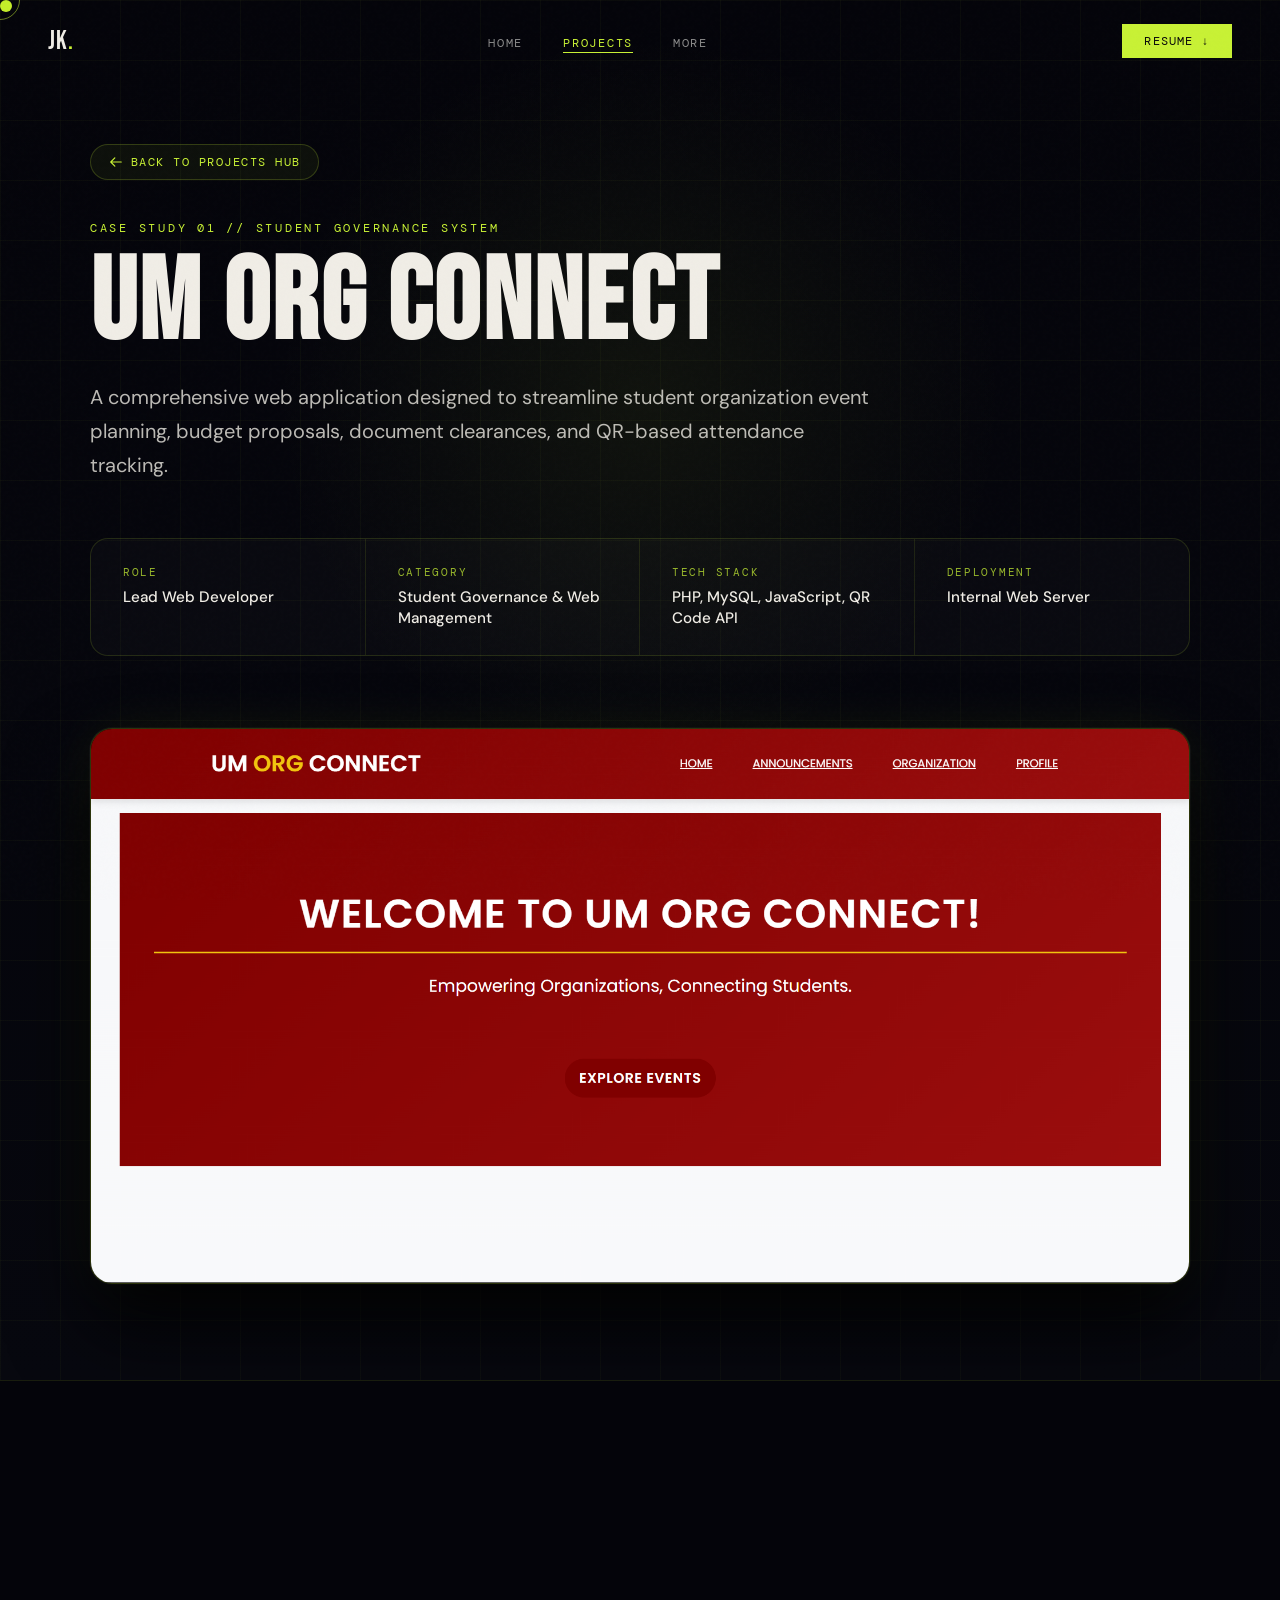
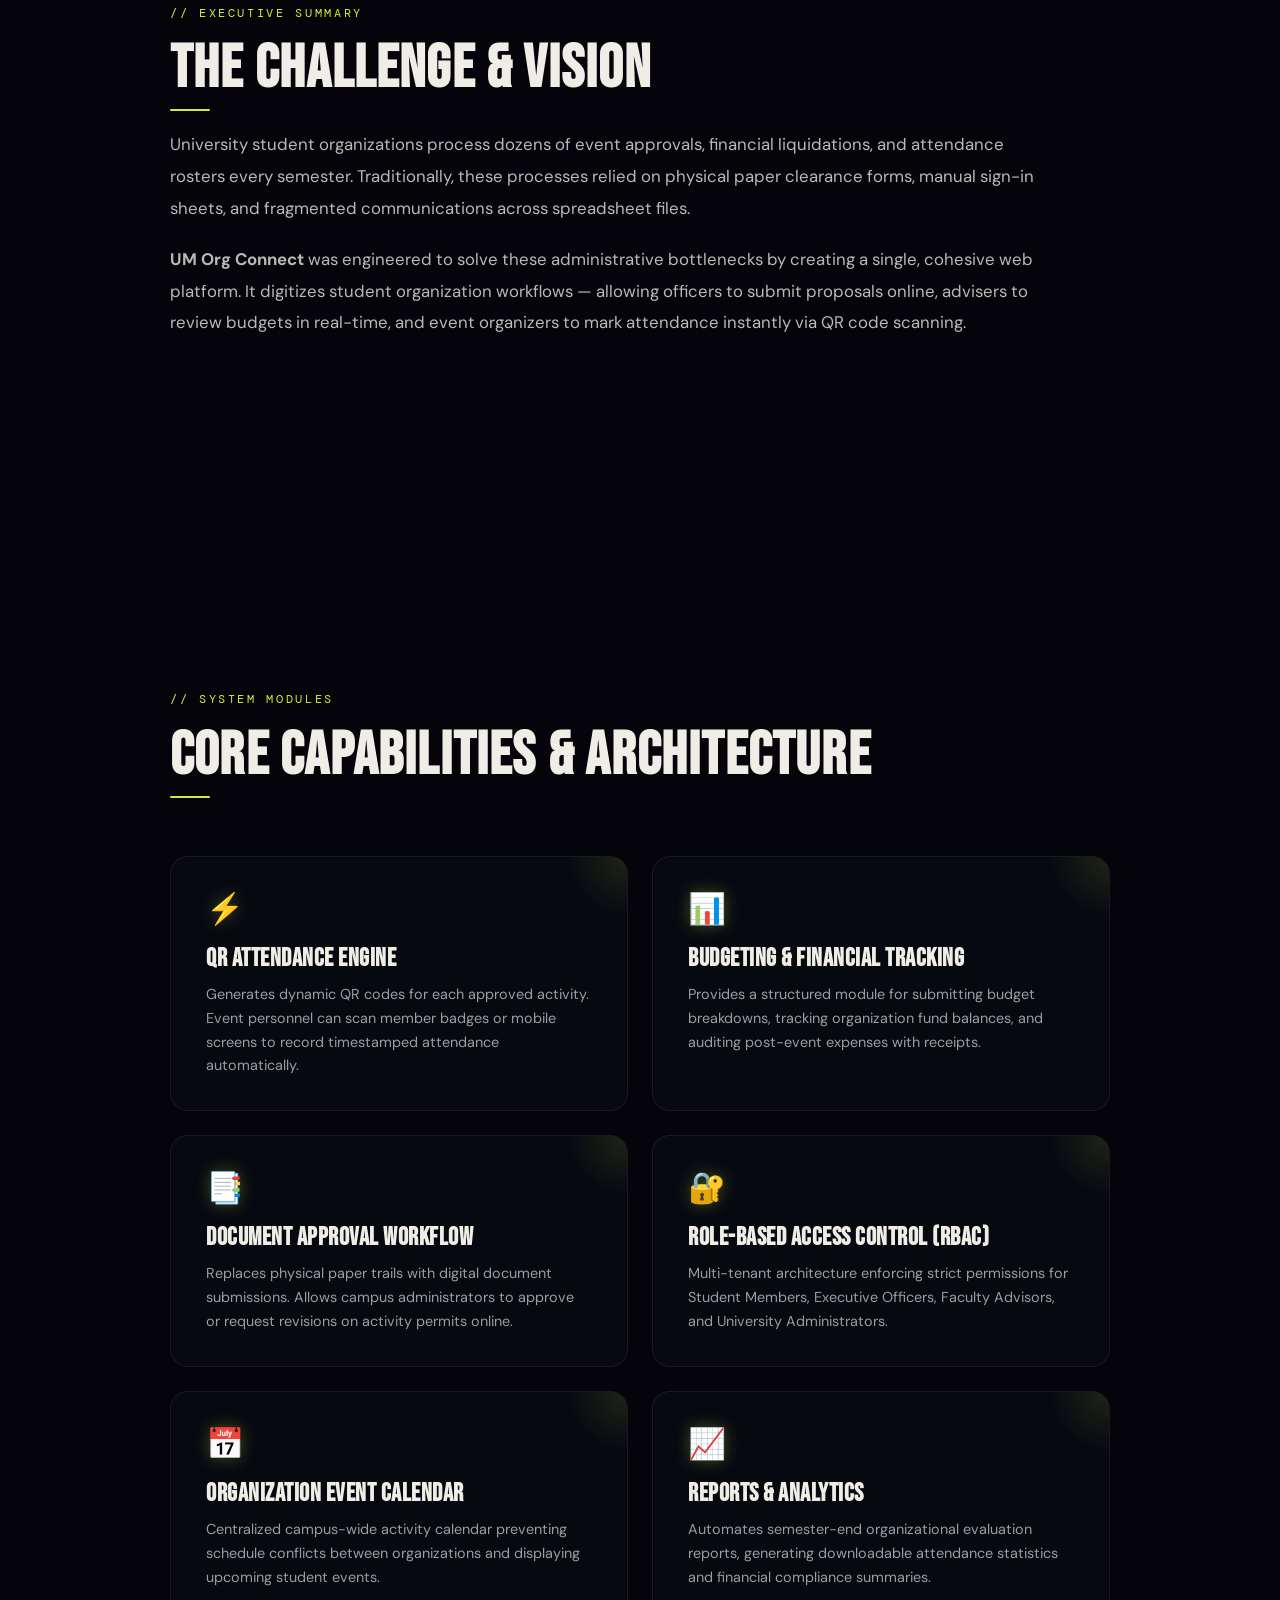
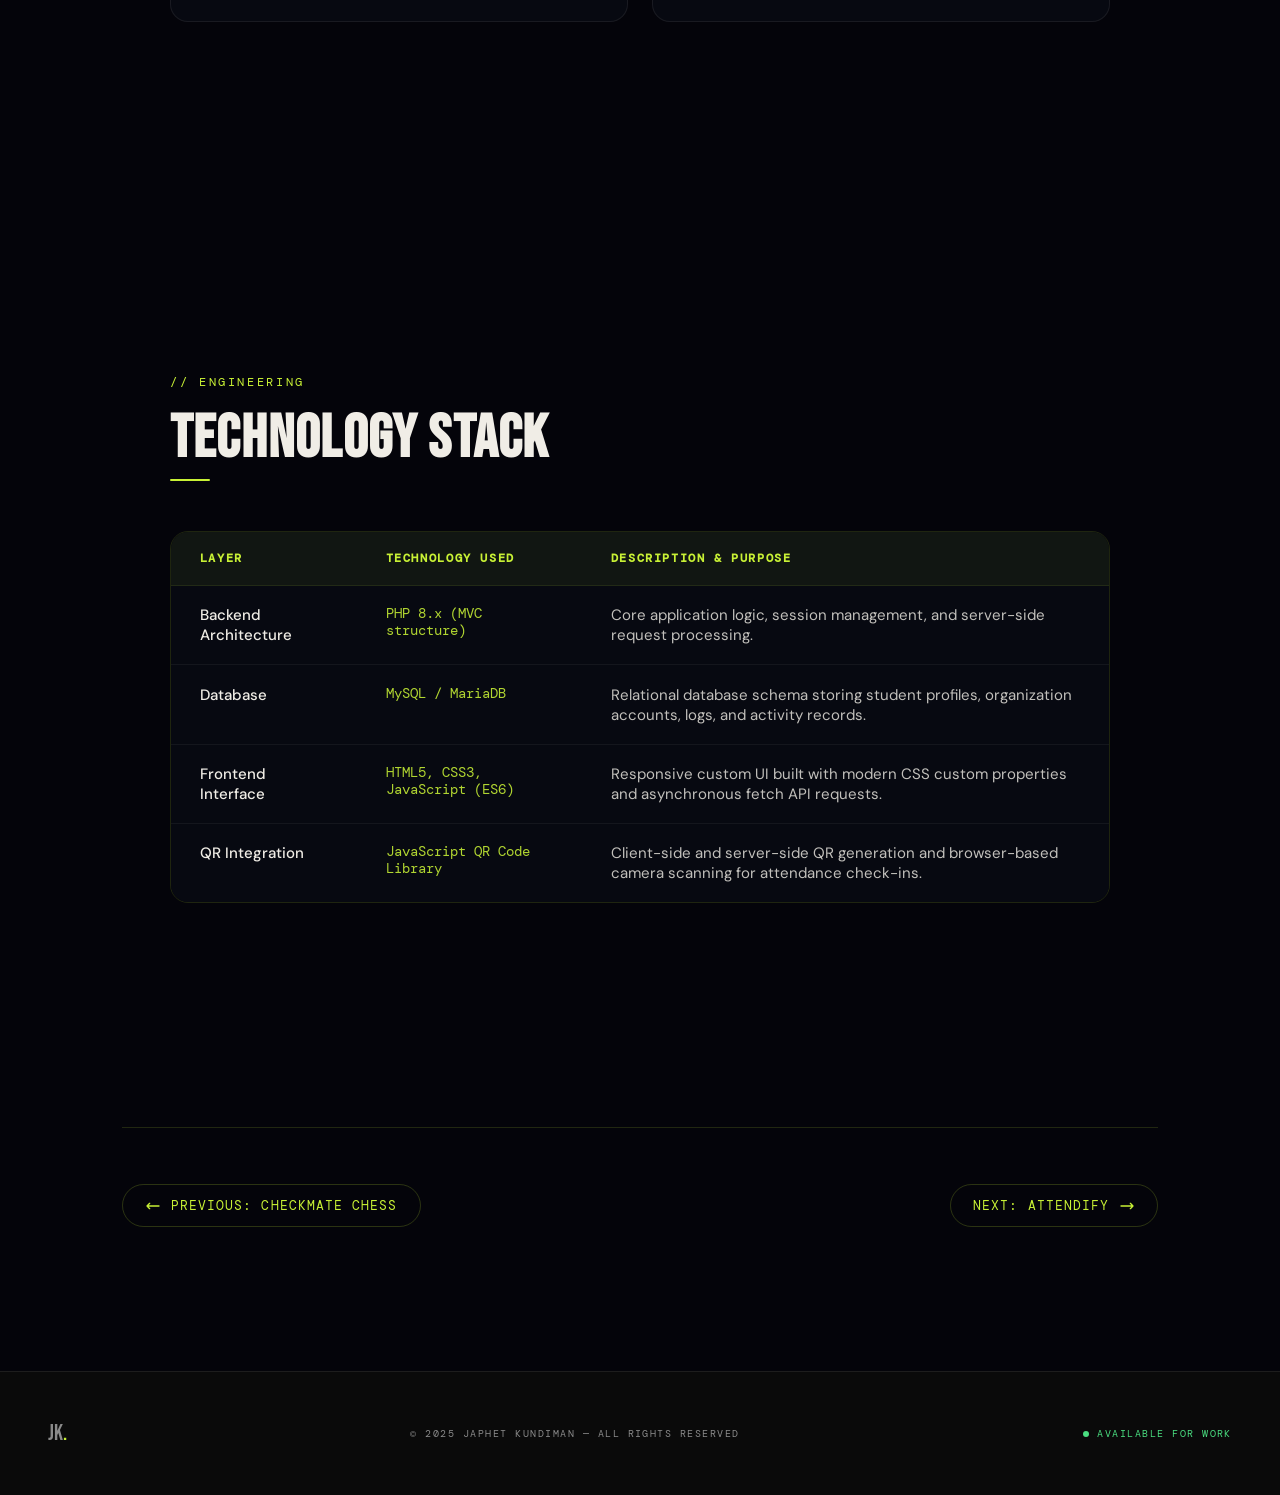
<file: projects/um-org-connect.html>
<!DOCTYPE html>
<html lang="en">
<head>
  <meta charset="UTF-8">
  <title>UM Org Connect — Project Case Study | Japhet Kundiman</title>
  <meta name="viewport" content="width=device-width, initial-scale=1.0">
  <link rel="icon" type="image/png" href="../assets/images/branding/Logo.png">
  <link rel="preconnect" href="https://fonts.googleapis.com">
  <link href="https://fonts.googleapis.com/css2?family=Bebas+Neue&family=DM+Sans:ital,opsz,wght@0,9..40,300;0,9..40,400;0,9..40,500;1,9..40,300&family=DM+Mono:wght@400;500&display=swap" rel="stylesheet">
  <link rel="stylesheet" href="../assets/css/styles.css">
  <link rel="stylesheet" href="project-case.css">
</head>
<body>

<div id="cursor"></div>
<div id="cursor-ring"></div>

<nav id="navbar">
  <a href="../index.html" class="nav-logo">JK<span>.</span></a>
  <ul class="nav-links">
    <li><a href="../index.html">Home</a></li>
    <li><a href="../projects.html" class="active">Projects</a></li>
    <li><a href="../more.html">More</a></li>
  </ul>
  <button class="nav-cta" onclick="downloadResume()">Resume ↓</button>
</nav>

<!-- CASE HERO -->
<section class="case-hero">
  <div class="case-hero-inner">
    <a href="../projects.html" class="back-btn">
      <svg fill="none" stroke="currentColor" viewBox="0 0 24 24"><path stroke-linecap="round" stroke-linejoin="round" stroke-width="2" d="M10 19l-7-7m0 0l7-7m-7 7h18"/></svg>
      Back to Projects Hub
    </a>
    <div class="case-category">Case Study 01 // Student Governance System</div>
    <h1 class="case-title">UM ORG CONNECT</h1>
    <p class="case-tagline">A comprehensive web application designed to streamline student organization event planning, budget proposals, document clearances, and QR-based attendance tracking.</p>

    <!-- METADATA SPECS GRID -->
    <div class="specs-grid">
      <div class="spec-item">
        <div class="spec-item-label">Role</div>
        <div class="spec-item-value">Lead Web Developer</div>
      </div>
      <div class="spec-item">
        <div class="spec-item-label">Category</div>
        <div class="spec-item-value">Student Governance &amp; Web Management</div>
      </div>
      <div class="spec-item">
        <div class="spec-item-label">Tech Stack</div>
        <div class="spec-item-value">PHP, MySQL, JavaScript, QR Code API</div>
      </div>
      <div class="spec-item">
        <div class="spec-item-label">Deployment</div>
        <div class="spec-item-value">Internal Web Server</div>
      </div>
    </div>

    <!-- MAIN SHOWCASE BANNER -->
    <div class="showcase-banner">
      <img src="../assets/images/projects/UmOrg.png" alt="UM Org Connect Banner">
    </div>
  </div>
</section>

<!-- CASE STUDY BODY -->
<main class="case-body">

  <!-- OVERVIEW & CHALLENGE -->
  <section class="section-block">
    <div class="block-label">// Executive Summary</div>
    <h2 class="block-title">The Challenge &amp; Vision</h2>
    <div class="block-text">
      <p>University student organizations process dozens of event approvals, financial liquidations, and attendance rosters every semester. Traditionally, these processes relied on physical paper clearance forms, manual sign-in sheets, and fragmented communications across spreadsheet files.</p>
      <p><strong>UM Org Connect</strong> was engineered to solve these administrative bottlenecks by creating a single, cohesive web platform. It digitizes student organization workflows — allowing officers to submit proposals online, advisers to review budgets in real-time, and event organizers to mark attendance instantly via QR code scanning.</p>
    </div>
  </section>

  <!-- KEY MODULES & CAPABILITIES -->
  <section class="section-block">
    <div class="block-label">// System Modules</div>
    <h2 class="block-title">Core Capabilities &amp; Architecture</h2>
    <div class="features-container">
      
      <div class="feature-card">
        <div class="feature-icon">⚡</div>
        <h3 class="feature-name">QR Attendance Engine</h3>
        <p class="feature-desc">Generates dynamic QR codes for each approved activity. Event personnel can scan member badges or mobile screens to record timestamped attendance automatically.</p>
      </div>

      <div class="feature-card">
        <div class="feature-icon">📊</div>
        <h3 class="feature-name">Budgeting &amp; Financial Tracking</h3>
        <p class="feature-desc">Provides a structured module for submitting budget breakdowns, tracking organization fund balances, and auditing post-event expenses with receipts.</p>
      </div>

      <div class="feature-card">
        <div class="feature-icon">📑</div>
        <h3 class="feature-name">Document Approval Workflow</h3>
        <p class="feature-desc">Replaces physical paper trails with digital document submissions. Allows campus administrators to approve or request revisions on activity permits online.</p>
      </div>

      <div class="feature-card">
        <div class="feature-icon">🔐</div>
        <h3 class="feature-name">Role-Based Access Control (RBAC)</h3>
        <p class="feature-desc">Multi-tenant architecture enforcing strict permissions for Student Members, Executive Officers, Faculty Advisors, and University Administrators.</p>
      </div>

      <div class="feature-card">
        <div class="feature-icon">📅</div>
        <h3 class="feature-name">Organization Event Calendar</h3>
        <p class="feature-desc">Centralized campus-wide activity calendar preventing schedule conflicts between organizations and displaying upcoming student events.</p>
      </div>

      <div class="feature-card">
        <div class="feature-icon">📈</div>
        <h3 class="feature-name">Reports &amp; Analytics</h3>
        <p class="feature-desc">Automates semester-end organizational evaluation reports, generating downloadable attendance statistics and financial compliance summaries.</p>
      </div>

    </div>
  </section>

  <!-- TECHNICAL STACK BREAKDOWN -->
  <section class="section-block">
    <div class="block-label">// Engineering</div>
    <h2 class="block-title">Technology Stack</h2>
    <div class="tech-table-wrap">
      <table class="tech-table">
        <thead>
          <tr>
            <th>Layer</th>
            <th>Technology Used</th>
            <th>Description &amp; Purpose</th>
          </tr>
        </thead>
        <tbody>
          <tr>
            <td><strong>Backend Architecture</strong></td>
            <td>PHP 8.x (MVC structure)</td>
            <td>Core application logic, session management, and server-side request processing.</td>
          </tr>
          <tr>
            <td><strong>Database</strong></td>
            <td>MySQL / MariaDB</td>
            <td>Relational database schema storing student profiles, organization accounts, logs, and activity records.</td>
          </tr>
          <tr>
            <td><strong>Frontend Interface</strong></td>
            <td>HTML5, CSS3, JavaScript (ES6)</td>
            <td>Responsive custom UI built with modern CSS custom properties and asynchronous fetch API requests.</td>
          </tr>
          <tr>
            <td><strong>QR Integration</strong></td>
            <td>JavaScript QR Code Library</td>
            <td>Client-side and server-side QR generation and browser-based camera scanning for attendance check-ins.</td>
          </tr>
        </tbody>
      </table>
    </div>
  </section>

  <!-- FOOTER NAVIGATION -->
  <div class="case-nav">
    <a href="checkmate-chess.html" class="case-nav-link">
      <svg fill="none" viewBox="0 0 24 24" stroke="currentColor" width="16"><path stroke-linecap="round" stroke-linejoin="round" stroke-width="2" d="M7 16l-4-4m0 0l4-4m-4 4h18"/></svg>
      Previous: Checkmate Chess
    </a>
    <a href="attendify.html" class="case-nav-link">
      Next: Attendify
      <svg fill="none" viewBox="0 0 24 24" stroke="currentColor" width="16"><path stroke-linecap="round" stroke-linejoin="round" stroke-width="2" d="M17 8l4 4m0 0l-4 4m4-4H3"/></svg>
    </a>
  </div>

</main>

<footer>
  <div class="foot-brand">JK<span>.</span></div>
  <div class="foot-meta">© 2025 Japhet Kundiman — All Rights Reserved</div>
  <div class="available-dot">Available for Work</div>
</footer>

<script src="../assets/js/script.js"></script>
</body>
</html>
</file>
<file: assets/css/styles.css>
:root {
        --ink: #0a0a0a;
        --paper: #f0ede6;
        --acid: #c8f135;
        --rust: #e8451a;
        --slate: #1a1a1a;
        --mist: #8a8a8a;
        --divider: rgba(255,255,255,0.08);
        --font-display: 'Bebas Neue', sans-serif;
        --font-body: 'DM Sans', sans-serif;
        --font-mono: 'DM Mono', monospace;
      }

      *, *::before, *::after { box-sizing: border-box; margin: 0; padding: 0; }

      html { scroll-behavior: smooth; }

      body {
        font-family: var(--font-body);
        background: var(--ink);
        color: var(--paper);
        overflow-x: hidden;
        cursor: none;
      }

      /* ── CURSOR ── */
      #cursor {
        position: fixed;
        width: 12px; height: 12px;
        background: var(--acid);
        border-radius: 50%;
        pointer-events: none;
        z-index: 9999;
        transition: transform 0.15s ease, opacity 0.2s;
        mix-blend-mode: difference;
      }
      #cursor-ring {
        position: fixed;
        width: 40px; height: 40px;
        border: 1px solid rgba(200,241,53,0.5);
        border-radius: 50%;
        pointer-events: none;
        z-index: 9998;
        transition: transform 0.35s cubic-bezier(0.23,1,0.32,1), width 0.3s, height 0.3s, border-color 0.3s;
      }
      body:has(a:hover) #cursor-ring,
      body:has(button:hover) #cursor-ring { width: 60px; height: 60px; border-color: var(--acid); }

      /* ── NOISE GRAIN ── */
      body::after {
        content: '';
        position: fixed;
        inset: 0;
        background-image: url("data:image/svg+xml,%3Csvg viewBox='0 0 256 256' xmlns='http://www.w3.org/2000/svg'%3E%3Cfilter id='noise'%3E%3CfeTurbulence type='fractalNoise' baseFrequency='0.9' numOctaves='4' stitchTiles='stitch'/%3E%3C/filter%3E%3Crect width='100%25' height='100%25' filter='url(%23noise)' opacity='0.04'/%3E%3C/svg%3E");
        pointer-events: none;
        z-index: 9990;
        opacity: 0.35;
      }

      /* ── NAV ── */
      nav {
        position: fixed;
        top: 0; left: 0; right: 0;
        z-index: 100;
        padding: 1.5rem 3rem;
        display: flex;
        align-items: center;
        justify-content: space-between;
        mix-blend-mode: normal;
        transition: background 0.4s, backdrop-filter 0.4s;
      }
      nav.scrolled {
        background: rgba(10,10,10,0.85);
        backdrop-filter: blur(20px);
        border-bottom: 1px solid var(--divider);
      }
      .nav-logo {
        font-family: var(--font-display);
        font-size: 1.6rem;
        letter-spacing: 0.04em;
        color: var(--paper);
        text-decoration: none;
      }
      .nav-logo span { color: var(--acid); }
      .nav-links {
        display: flex;
        gap: 2.5rem;
        list-style: none;
      }
      .nav-links a {
        font-family: var(--font-mono);
        font-size: 0.72rem;
        letter-spacing: 0.15em;
        text-transform: uppercase;
        color: var(--mist);
        text-decoration: none;
        transition: color 0.2s;
        position: relative;
      }
      .nav-links a::after {
        content: '';
        position: absolute;
        bottom: -2px; left: 0;
        width: 0; height: 1px;
        background: var(--acid);
        transition: width 0.3s;
      }
      .nav-links a:hover { color: var(--paper); }
      .nav-links a:hover::after { width: 100%; }

      .nav-cta {
        font-family: var(--font-mono);
        font-size: 0.72rem;
        letter-spacing: 0.1em;
        text-transform: uppercase;
        color: var(--ink);
        background: var(--acid);
        border: none;
        padding: 0.6rem 1.4rem;
        cursor: none;
        transition: transform 0.2s, box-shadow 0.2s;
      }
      .nav-cta:hover { transform: translate(-2px,-2px); box-shadow: 4px 4px 0 var(--rust); }

      /* Hamburger */
      .hamburger { display: none; flex-direction: column; gap: 5px; background: none; border: none; cursor: none; padding: 4px; }
      .hamburger span { display: block; width: 26px; height: 1.5px; background: var(--paper); transition: all 0.3s; }
      .hamburger.open span:nth-child(1) { transform: translateY(6.5px) rotate(45deg); }
      .hamburger.open span:nth-child(2) { opacity: 0; }
      .hamburger.open span:nth-child(3) { transform: translateY(-6.5px) rotate(-45deg); }

      .mobile-menu {
        display: none;
        position: fixed;
        inset: 0;
        background: var(--ink);
        z-index: 99;
        flex-direction: column;
        align-items: center;
        justify-content: center;
        gap: 2rem;
      }
      .mobile-menu.open { display: flex; }
      .mobile-menu a {
        font-family: var(--font-display);
        font-size: 4rem;
        color: var(--paper);
        text-decoration: none;
        transition: color 0.2s, letter-spacing 0.2s;
      }
      .mobile-menu a:hover { color: var(--acid); letter-spacing: 0.1em; }

      /* ── HERO ── */
      #home {
        min-height: 100vh;
        display: grid;
        grid-template-columns: 1fr 1fr;
        position: relative;
        overflow: hidden;
      }
      .hero-left {
        display: flex;
        flex-direction: column;
        justify-content: flex-end;
        padding: 0 3rem 5rem 3rem;
        position: relative;
        z-index: 2;
      }
      .hero-eyebrow {
        font-family: var(--font-mono);
        font-size: 0.7rem;
        letter-spacing: 0.2em;
        text-transform: uppercase;
        color: var(--mist);
        margin-bottom: 1.5rem;
        display: flex;
        align-items: center;
        gap: 1rem;
      }
      .hero-eyebrow::before {
        content: '';
        width: 40px; height: 1px;
        background: var(--mist);
      }
      .hero-name {
        font-family: var(--font-display);
        font-size: clamp(5rem, 10vw, 11rem);
        line-height: 0.9;
        letter-spacing: -0.02em;
        margin-bottom: 2.5rem;
      }
      .hero-name .accent { color: var(--acid); }
      .hero-role {
        font-size: 1rem;
        color: var(--mist);
        font-weight: 300;
        max-width: 380px;
        line-height: 1.7;
        margin-bottom: 3rem;
      }
      .hero-role span { color: var(--paper); font-weight: 400; }
      .hero-actions { display: flex; gap: 1rem; align-items: center; }
      .btn-primary {
        font-family: var(--font-mono);
        font-size: 0.75rem;
        letter-spacing: 0.12em;
        text-transform: uppercase;
        background: var(--acid);
        color: var(--ink);
        border: none;
        padding: 1rem 2.2rem;
        cursor: none;
        transition: transform 0.2s, box-shadow 0.2s;
        font-weight: 500;
      }
      .btn-primary:hover { transform: translate(-3px,-3px); box-shadow: 5px 5px 0 var(--rust); }
      .btn-secondary {
        font-family: var(--font-mono);
        font-size: 0.75rem;
        letter-spacing: 0.12em;
        text-transform: uppercase;
        background: transparent;
        color: var(--paper);
        border: 1px solid rgba(255,255,255,0.2);
        padding: 1rem 2.2rem;
        cursor: none;
        transition: border-color 0.2s, background 0.2s;
      }
      .btn-secondary:hover { border-color: var(--paper); background: rgba(255,255,255,0.04); }

      .hero-right {
        position: relative;
        overflow: hidden;
      }
      .hero-right img {
        width: 100%;
        height: 100%;
        object-fit: cover;
        object-position: center top;
        display: block;
        filter: grayscale(20%) contrast(1.1);
        transition: filter 0.4s;
      }
      .hero-right:hover img { filter: grayscale(0%) contrast(1.05); }
      .hero-right-overlay {
        position: absolute;
        inset: 0;
        background: linear-gradient(to right, var(--ink) 0%, transparent 40%);
        pointer-events: none;
      }
      .hero-stats {
        position: absolute;
        bottom: 3rem;
        right: 3rem;
        display: flex;
        flex-direction: column;
        gap: 1.5rem;
      }
      .hero-stat {
        text-align: right;
      }
      .hero-stat strong {
        display: block;
        font-family: var(--font-display);
        font-size: 3rem;
        line-height: 1;
        color: var(--acid);
      }
      .hero-stat span {
        font-family: var(--font-mono);
        font-size: 0.65rem;
        letter-spacing: 0.15em;
        text-transform: uppercase;
        color: var(--mist);
      }
      .hero-scroll {
        position: absolute;
        bottom: 2rem;
        left: 50%;
        transform: translateX(-50%);
        display: flex;
        flex-direction: column;
        align-items: center;
        gap: 0.5rem;
        font-family: var(--font-mono);
        font-size: 0.6rem;
        letter-spacing: 0.2em;
        text-transform: uppercase;
        color: var(--mist);
        animation: float 2s ease-in-out infinite;
      }
      .hero-scroll svg { width: 20px; height: 20px; stroke: var(--mist); }
      @keyframes float {
        0%, 100% { transform: translateX(-50%) translateY(0); }
        50% { transform: translateX(-50%) translateY(-6px); }
      }
      .hero-typed-wrapper {
        display: inline;
      }
      #typed-text {
        color: var(--acid);
        border-right: 2px solid var(--acid);
        padding-right: 2px;
        animation: blink 0.8s step-end infinite;
      }
      @keyframes blink { 0%, 100% { border-color: var(--acid); } 50% { border-color: transparent; } }

      /* ── MARQUEE ── */
      .marquee-band {
        border-top: 1px solid var(--divider);
        border-bottom: 1px solid var(--divider);
        overflow: hidden;
        padding: 1rem 0;
        background: rgba(255,255,255,0.02);
      }
      .marquee-track {
        display: flex;
        gap: 3rem;
        animation: marquee 20s linear infinite;
        white-space: nowrap;
      }
      .marquee-track span {
        font-family: var(--font-display);
        font-size: 1.2rem;
        letter-spacing: 0.1em;
        color: var(--mist);
        flex-shrink: 0;
      }
      .marquee-track span.dot { color: var(--acid); font-size: 0.8rem; }
      @keyframes marquee {
        from { transform: translateX(0); }
        to { transform: translateX(-50%); }
      }

      /* ── SECTION SHARED ── */
      section { padding: 8rem 3rem; }
      .section-label {
        font-family: var(--font-mono);
        font-size: 0.68rem;
        letter-spacing: 0.25em;
        text-transform: uppercase;
        color: var(--mist);
        margin-bottom: 1rem;
        display: flex;
        align-items: center;
        gap: 1rem;
      }
      .section-label::before {
        content: '';
        width: 30px; height: 1px;
        background: var(--mist);
      }
      .section-title {
        font-family: var(--font-display);
        font-size: clamp(3rem, 6vw, 6rem);
        line-height: 0.95;
        letter-spacing: -0.01em;
        margin-bottom: 4rem;
      }
      .section-title em { font-style: italic; color: var(--mist); }

      /* ── ABOUT ── */
      #about { background: var(--slate); }
      .about-grid {
        display: grid;
        grid-template-columns: 1fr 1.2fr;
        gap: 6rem;
        align-items: start;
      }
      .about-bio {
        font-size: 1.15rem;
        line-height: 1.8;
        color: rgba(240,237,230,0.75);
        font-weight: 300;
      }
      .about-bio strong { color: var(--paper); font-weight: 500; }
      .about-bio p + p { margin-top: 1.5rem; }

      .about-details { display: flex; flex-direction: column; gap: 0; }
      .about-detail-row {
        display: grid;
        grid-template-columns: 1fr 1fr;
        border-bottom: 1px solid var(--divider);
        padding: 1.5rem 0;
      }
      .about-detail-row:first-child { border-top: 1px solid var(--divider); }
      .detail-key {
        font-family: var(--font-mono);
        font-size: 0.65rem;
        letter-spacing: 0.18em;
        text-transform: uppercase;
        color: var(--mist);
      }
      .detail-val {
        font-size: 0.9rem;
        color: var(--paper);
        font-weight: 300;
      }

      .education-timeline { margin-top: 3rem; display: flex; flex-direction: column; gap: 0; }
      .edu-item {
        display: grid;
        grid-template-columns: auto 1fr;
        gap: 1.5rem;
        padding: 2rem 0;
        border-bottom: 1px solid var(--divider);
        align-items: start;
      }
      .edu-item:first-child { border-top: 1px solid var(--divider); }
      .edu-year {
        font-family: var(--font-mono);
        font-size: 0.65rem;
        letter-spacing: 0.15em;
        color: var(--mist);
        padding-top: 4px;
        min-width: 80px;
      }
      .edu-name { font-weight: 500; margin-bottom: 0.3rem; }
      .edu-school { font-size: 0.85rem; color: var(--mist); font-weight: 300; }

      /* ── PROJECTS ── */
      #projects { background: var(--ink); }
      .projects-grid { display: grid; grid-template-columns: repeat(auto-fit, minmax(340px, 1fr)); gap: 1px; background: var(--divider); }
      .project-item {
        background: var(--ink);
        padding: 2.5rem;
        position: relative;
        overflow: hidden;
        cursor: none;
        transition: background 0.3s;
        group: true;
      }
      .project-item:hover { background: var(--slate); }
      .project-item::before {
        content: '';
        position: absolute;
        top: 0; left: 0;
        width: 3px;
        height: 0;
        background: var(--acid);
        transition: height 0.4s cubic-bezier(0.23,1,0.32,1);
      }
      .project-item:hover::before { height: 100%; }
      .project-num {
        font-family: var(--font-mono);
        font-size: 0.65rem;
        letter-spacing: 0.2em;
        color: var(--mist);
        margin-bottom: 1.5rem;
      }
      .project-thumb {
        width: 100%;
        aspect-ratio: 16/9;
        object-fit: cover;
        margin-bottom: 1.5rem;
        filter: grayscale(40%);
        transition: filter 0.4s, transform 0.4s;
      }
      .project-item:hover .project-thumb { filter: grayscale(0%); transform: scale(1.02); }
      .project-name {
        font-family: var(--font-display);
        font-size: 1.8rem;
        letter-spacing: 0.02em;
        margin-bottom: 0.75rem;
        transition: color 0.2s;
      }
      .project-item:hover .project-name { color: var(--acid); }
      .project-desc {
        font-size: 0.88rem;
        color: var(--mist);
        line-height: 1.7;
        font-weight: 300;
        margin-bottom: 1.5rem;
      }
      .project-tags { display: flex; flex-wrap: wrap; gap: 0.5rem; margin-bottom: 1.5rem; }
      .tag {
        font-family: var(--font-mono);
        font-size: 0.6rem;
        letter-spacing: 0.12em;
        text-transform: uppercase;
        padding: 0.3rem 0.75rem;
        border: 1px solid var(--divider);
        color: var(--mist);
      }
      .project-link {
        font-family: var(--font-mono);
        font-size: 0.7rem;
        letter-spacing: 0.12em;
        text-transform: uppercase;
        color: var(--acid);
        text-decoration: none;
        display: inline-flex;
        align-items: center;
        gap: 0.5rem;
        transition: gap 0.2s;
      }
      .project-link:hover { gap: 1rem; }
      .project-link svg { width: 14px; height: 14px; stroke: currentColor; }

      /* ── SKILLS ── */
      #skills { background: var(--slate); }
      .skills-layout { display: grid; grid-template-columns: 1fr 1fr; gap: 6rem; }
      .skills-logo-layout { align-items: start; }
      .skill-category { margin-bottom: 2rem; }
      .skill-cat-name {
        font-family: var(--font-mono);
        font-size: 0.65rem;
        letter-spacing: 0.2em;
        text-transform: uppercase;
        color: var(--mist);
        margin-bottom: 1.5rem;
        padding-bottom: 0.75rem;
        border-bottom: 1px solid var(--divider);
      }
      .skills-intro-card,
      .skill-logo-group,
      .skill-soft-card {
        position: relative;
        background:
          linear-gradient(180deg, rgba(255,255,255,0.015), rgba(255,255,255,0.01)),
          rgba(8,10,15,0.92);
        border: 1px solid rgba(200,241,53,0.08);
        box-shadow:
          inset 0 1px 0 rgba(255,255,255,0.03),
          0 24px 60px rgba(0,0,0,0.22);
        overflow: hidden;
      }
      .skills-intro-card::before,
      .skill-logo-group::before,
      .skill-soft-card::before {
        content: '';
        position: absolute;
        inset: 0;
        background: linear-gradient(135deg, rgba(200,241,53,0.08), transparent 35%);
        opacity: 0;
        transition: opacity 0.25s ease;
        pointer-events: none;
      }
      .skills-intro-card:hover::before,
      .skill-logo-group:hover::before,
      .skill-soft-card:hover::before { opacity: 1; }
      .skills-intro-card {
        padding: 2rem;
        position: sticky;
        top: 7rem;
      }
      .skills-intro-copy {
        color: rgba(240,237,230,0.72);
        line-height: 1.85;
        font-size: 0.98rem;
        margin-bottom: 1.8rem;
      }
      .skills-intro-metrics {
        display: grid;
        grid-template-columns: repeat(3, 1fr);
        gap: 0.85rem;
        margin-bottom: 1.4rem;
      }
      .skills-metric {
        padding: 0.9rem 0.85rem;
        border: 1px solid rgba(200,241,53,0.08);
        background: rgba(200,241,53,0.02);
      }
      .skills-metric strong {
        display: block;
        font-family: var(--font-display);
        font-size: 2rem;
        letter-spacing: 0.04em;
        color: var(--acid);
        line-height: 1;
        margin-bottom: 0.35rem;
      }
      .skills-metric span,
      .skills-intro-note {
        font-family: var(--font-mono);
        font-size: 0.58rem;
        letter-spacing: 0.16em;
        text-transform: uppercase;
        color: rgba(138,138,138,0.7);
        line-height: 1.7;
      }
      .skills-groups { display: grid; gap: 1.5rem; }
      .skill-logo-group,
      .skill-soft-card { padding: 1.65rem 1.75rem 1.8rem; }
      .logo-grid {
        display: grid;
        grid-template-columns: repeat(auto-fit, minmax(110px, 1fr));
        gap: 0.9rem;
      }
      .logo-grid-ai { grid-template-columns: repeat(auto-fit, minmax(130px, 1fr)); }
      .logo-chip {
        position: relative;
        min-height: 120px;
        padding: 1rem 0.85rem 0.9rem;
        border: 1px solid rgba(255,255,255,0.05);
        background: rgba(255,255,255,0.015);
        display: flex;
        flex-direction: column;
        align-items: center;
        justify-content: center;
        gap: 0.8rem;
        text-align: center;
        cursor: none;
        transition: transform 0.25s ease, border-color 0.25s ease, background 0.25s ease, box-shadow 0.25s ease;
      }
      .logo-chip::after {
        content: '';
        position: absolute;
        inset: 0;
        background: radial-gradient(circle at top, rgba(200,241,53,0.14), transparent 60%);
        opacity: 0;
        transition: opacity 0.25s ease;
        pointer-events: none;
      }
      .logo-chip:hover {
        transform: translateY(-4px);
        border-color: rgba(200,241,53,0.32);
        background: rgba(200,241,53,0.04);
        box-shadow: 0 16px 30px rgba(0,0,0,0.24);
      }
      .logo-chip:hover::after { opacity: 1; }
      .logo-chip img {
        width: 42px;
        height: 42px;
        object-fit: contain;
        filter: drop-shadow(0 6px 14px rgba(0,0,0,0.28));
        transition: transform 0.25s ease, filter 0.25s ease;
      }
      .logo-chip:hover img {
        transform: scale(1.08);
        filter: drop-shadow(0 8px 18px rgba(200,241,53,0.14));
      }
      .logo-chip span {
        font-family: var(--font-mono);
        font-size: 0.58rem;
        letter-spacing: 0.14em;
        text-transform: uppercase;
        color: rgba(240,237,230,0.82);
        line-height: 1.5;
      }
      .soft-skill-list { display: flex; flex-wrap: wrap; gap: 0.75rem; }
      .soft-skill-pill {
        font-family: var(--font-mono);
        font-size: 0.62rem;
        letter-spacing: 0.14em;
        text-transform: uppercase;
        padding: 0.6rem 0.9rem;
        color: var(--paper);
        border: 1px solid rgba(200,241,53,0.14);
        background: rgba(200,241,53,0.03);
        transition: color 0.2s, border-color 0.2s, background 0.2s;
      }
      .soft-skill-pill:hover {
        color: var(--ink);
        border-color: var(--acid);
        background: var(--acid);
      }

      /* ── CERTIFICATIONS SLIDESHOW ── */
      #certifications { background: var(--ink); }

      .cert-slideshow-wrap {
        position: relative;
        overflow: hidden;
      }

      /* Track info bar */
      .cert-track-bar {
        display: flex;
        align-items: center;
        justify-content: space-between;
        margin-bottom: 3rem;
        padding-bottom: 1.5rem;
        border-bottom: 1px solid var(--divider);
      }
      .cert-total-badge {
        font-family: var(--font-mono);
        font-size: 0.65rem;
        letter-spacing: 0.2em;
        text-transform: uppercase;
        color: var(--mist);
        display: flex;
        align-items: center;
        gap: 0.75rem;
      }
      .cert-total-badge strong {
        font-family: var(--font-display);
        font-size: 2rem;
        color: var(--acid);
        letter-spacing: 0;
        line-height: 1;
      }
      .cert-slide-controls {
        display: flex;
        align-items: center;
        gap: 1rem;
      }
      .cert-ctrl-btn {
        width: 44px; height: 44px;
        background: none;
        border: 1px solid var(--divider);
        color: var(--mist);
        display: flex; align-items: center; justify-content: center;
        cursor: none;
        transition: border-color 0.2s, color 0.2s, background 0.2s;
      }
      .cert-ctrl-btn:hover { border-color: var(--acid); color: var(--acid); }
      .cert-ctrl-btn svg { width: 18px; height: 18px; stroke: currentColor; }
      .cert-slide-counter {
        font-family: var(--font-mono);
        font-size: 0.65rem;
        letter-spacing: 0.15em;
        color: var(--mist);
        min-width: 50px;
        text-align: center;
      }
      .cert-autoplay-btn {
        font-family: var(--font-mono);
        font-size: 0.6rem;
        letter-spacing: 0.15em;
        text-transform: uppercase;
        background: none;
        border: 1px solid var(--divider);
        color: var(--mist);
        padding: 0 1rem;
        height: 44px;
        cursor: none;
        transition: border-color 0.2s, color 0.2s;
      }
      .cert-autoplay-btn:hover,
      .cert-autoplay-btn.playing { border-color: var(--acid); color: var(--acid); }

      /* Main slide stage */
      .cert-stage {
        position: relative;
        overflow: hidden;
      }
      .cert-slides-viewport {
        display: flex;
        transition: transform 0.65s cubic-bezier(0.23, 1, 0.32, 1);
        will-change: transform;
      }
      .cert-slide {
        flex: 0 0 100%;
        display: grid;
        grid-template-columns: 1fr 1.4fr;
        gap: 0;
        min-height: 480px;
        border: 1px solid var(--divider);
      }

      /* Left panel: org info */
      .cert-slide-info {
        padding: 3.5rem;
        display: flex;
        flex-direction: column;
        justify-content: space-between;
        border-right: 1px solid var(--divider);
        position: relative;
        overflow: hidden;
      }
      .cert-slide-info::before {
        content: '';
        position: absolute;
        top: 0; left: 0;
        width: 3px; height: 0;
        background: var(--acid);
        transition: height 0.5s cubic-bezier(0.23,1,0.32,1);
      }
      .cert-slide.active .cert-slide-info::before { height: 100%; }

      .cert-slide-org-logo {
        width: 56px; height: 56px;
        object-fit: contain;
        filter: grayscale(60%);
        transition: filter 0.4s;
        margin-bottom: 2rem;
      }
      .cert-slide.active .cert-slide-org-logo { filter: grayscale(0%); }

      .cert-slide-org-name {
        font-family: var(--font-display);
        font-size: 2.8rem;
        line-height: 0.95;
        letter-spacing: -0.01em;
        margin-bottom: 0.75rem;
      }
      .cert-slide-org-count {
        font-family: var(--font-mono);
        font-size: 0.62rem;
        letter-spacing: 0.2em;
        text-transform: uppercase;
        color: var(--acid);
        margin-bottom: 2.5rem;
      }
      .cert-slide-list {
        list-style: none;
        display: flex;
        flex-direction: column;
        gap: 0.6rem;
        flex: 1;
      }
      .cert-slide-list li {
        font-size: 0.82rem;
        color: rgba(240,237,230,0.65);
        font-weight: 300;
        display: flex;
        align-items: flex-start;
        gap: 0.6rem;
        line-height: 1.4;
      }
      .cert-slide-list li::before {
        content: '—';
        color: var(--acid);
        flex-shrink: 0;
        font-family: var(--font-mono);
        font-size: 0.7rem;
      }
      .cert-slide-cta {
        margin-top: 2.5rem;
        font-family: var(--font-mono);
        font-size: 0.65rem;
        letter-spacing: 0.15em;
        text-transform: uppercase;
        background: none;
        border: 1px solid var(--divider);
        color: var(--mist);
        padding: 0.75rem 1.5rem;
        cursor: none;
        transition: border-color 0.2s, color 0.2s, background 0.2s;
        align-self: flex-start;
      }
      .cert-slide-cta:hover { border-color: var(--acid); color: var(--ink); background: var(--acid); }

      /* Right panel: cert thumbnails grid */
      .cert-slide-gallery {
        padding: 2.5rem;
        display: grid;
        grid-template-columns: repeat(3, 1fr);
        gap: 0.75rem;
        align-content: start;
        background: var(--slate);
      }
      .cert-thumb {
        position: relative;
        aspect-ratio: 4/3;
        overflow: hidden;
        cursor: none;
        border: 1px solid transparent;
        transition: border-color 0.2s;
      }
      .cert-thumb:hover { border-color: var(--acid); }
      .cert-thumb img {
        width: 100%; height: 100%;
        object-fit: cover;
        display: block;
        filter: grayscale(30%);
        transition: filter 0.3s, transform 0.4s;
      }
      .cert-thumb:hover img { filter: grayscale(0%); transform: scale(1.05); }
      .cert-thumb-overlay {
        position: absolute;
        inset: 0;
        background: rgba(10,10,10,0.7);
        display: flex; align-items: center; justify-content: center;
        opacity: 0;
        transition: opacity 0.2s;
      }
      .cert-thumb:hover .cert-thumb-overlay { opacity: 1; }
      .cert-thumb-overlay span {
        font-family: var(--font-mono);
        font-size: 0.55rem;
        letter-spacing: 0.15em;
        text-transform: uppercase;
        color: var(--acid);
      }

      /* For slides with only 1-2 certs (span wider) */
      .cert-slide-gallery.few-certs {
        grid-template-columns: repeat(2, 1fr);
      }
      .cert-slide-gallery.one-cert {
        grid-template-columns: 1fr;
      }

      /* Progress dots */
      .cert-dots {
        display: flex;
        gap: 0.5rem;
        align-items: center;
        margin-top: 2rem;
      }
      .cert-dot {
        height: 2px;
        background: var(--divider);
        transition: width 0.3s, background 0.3s;
        cursor: none;
      }
      .cert-dot.active {
        background: var(--acid);
      }

      /* Progress bar */
      .cert-progress-bar {
        height: 1px;
        background: var(--divider);
        margin-top: 0.5rem;
        overflow: hidden;
      }
      .cert-progress-fill {
        height: 100%;
        background: var(--acid);
        width: 0%;
        transition: width linear;
      }

      @media (max-width: 1024px) {
        .cert-slide { grid-template-columns: 1fr; min-height: auto; }
        .cert-slide-info { border-right: none; border-bottom: 1px solid var(--divider); }
        .cert-slide-gallery { grid-template-columns: repeat(3, 1fr); }
      }
      @media (max-width: 600px) {
        .cert-slide-info { padding: 2rem; }
        .cert-slide-gallery { grid-template-columns: repeat(2, 1fr); padding: 1.5rem; }
        .cert-slide-org-name { font-size: 2rem; }
        .cert-track-bar { flex-wrap: wrap; gap: 1rem; }
      }

      /* ── CONTACT ── */
      #contact { background: var(--slate); }
      .contact-grid { display: grid; grid-template-columns: 1fr 1fr; gap: 6rem; }
      .contact-info { display: flex; flex-direction: column; gap: 2rem; }
      .contact-email {
        font-family: var(--font-display);
        font-size: clamp(1.5rem, 3vw, 2.5rem);
        color: var(--acid);
        text-decoration: none;
        line-height: 1;
        display: block;
        transition: letter-spacing 0.3s;
      }
      .contact-email:hover { letter-spacing: 0.04em; }
      .contact-socials { display: flex; gap: 1rem; margin-top: 1rem; }
      .social-btn {
        width: 44px; height: 44px;
        border: 1px solid var(--divider);
        display: flex;
        align-items: center;
        justify-content: center;
        color: var(--mist);
        text-decoration: none;
        transition: border-color 0.2s, color 0.2s, background 0.2s;
        cursor: none;
      }
      .social-btn:hover { border-color: var(--acid); color: var(--ink); background: var(--acid); }
      .social-btn svg { width: 18px; height: 18px; }

      .contact-form { display: flex; flex-direction: column; gap: 1.5rem; }
      .form-field { display: flex; flex-direction: column; gap: 0.4rem; }
      .form-label {
        font-family: var(--font-mono);
        font-size: 0.62rem;
        letter-spacing: 0.18em;
        text-transform: uppercase;
        color: var(--mist);
      }
      .form-input {
        background: transparent;
        border: none;
        border-bottom: 1px solid var(--divider);
        color: var(--paper);
        font-family: var(--font-body);
        font-size: 0.95rem;
        font-weight: 300;
        padding: 0.75rem 0;
        outline: none;
        transition: border-color 0.2s;
        cursor: none;
      }
      .form-input:focus { border-color: var(--acid); }
      .form-input::placeholder { color: var(--mist); font-weight: 300; }
      textarea.form-input { resize: none; min-height: 120px; font-family: var(--font-body); }
      .form-submit {
        font-family: var(--font-mono);
        font-size: 0.75rem;
        letter-spacing: 0.15em;
        text-transform: uppercase;
        background: var(--acid);
        color: var(--ink);
        border: none;
        padding: 1.1rem 2.5rem;
        cursor: none;
        align-self: flex-start;
        font-weight: 500;
        transition: transform 0.2s, box-shadow 0.2s;
      }
      .form-submit:hover { transform: translate(-3px,-3px); box-shadow: 5px 5px 0 var(--rust); }
      #contactSuccess {
        font-family: var(--font-mono);
        font-size: 0.75rem;
        letter-spacing: 0.1em;
        color: var(--acid);
        padding: 1rem;
        border: 1px solid var(--acid);
        display: none;
      }
      #contactSuccess.show { display: block; }

      /* ── FOOTER ── */
      footer {
        background: var(--ink);
        border-top: 1px solid var(--divider);
        padding: 3rem;
        display: flex;
        justify-content: space-between;
        align-items: center;
      }
      footer .foot-brand {
        font-family: var(--font-display);
        font-size: 1.4rem;
        color: var(--mist);
      }
      footer .foot-brand span { color: var(--acid); }
      footer .foot-meta {
        font-family: var(--font-mono);
        font-size: 0.62rem;
        letter-spacing: 0.15em;
        text-transform: uppercase;
        color: var(--mist);
      }
      .available-dot {
        display: inline-flex;
        align-items: center;
        gap: 0.5rem;
        font-family: var(--font-mono);
        font-size: 0.62rem;
        letter-spacing: 0.15em;
        color: #4ade80;
        text-transform: uppercase;
      }
      .available-dot::before {
        content: '';
        width: 6px; height: 6px;
        background: #4ade80;
        border-radius: 50%;
        animation: pulse-green 2s infinite;
      }
      @keyframes pulse-green { 0%, 100% { opacity: 1; } 50% { opacity: 0.4; } }

      /* ── MODAL ── */
      .modal {
        position: fixed;
        inset: 0;
        background: rgba(0,0,0,0.95);
        z-index: 200;
        display: none;
        align-items: center;
        justify-content: center;
        padding: 2rem;
        backdrop-filter: blur(10px);
      }
      .modal.open { display: flex; }
      .modal-inner {
        background: var(--slate);
        border: 1px solid var(--divider);
        max-width: 900px;
        width: 100%;
        max-height: 90vh;
        overflow-y: auto;
        position: relative;
      }
      .modal-header {
        padding: 2rem 2.5rem;
        border-bottom: 1px solid var(--divider);
        display: flex;
        align-items: center;
        justify-content: space-between;
      }
      .modal-title { font-family: var(--font-display); font-size: 2rem; }
      .modal-sub { font-family: var(--font-mono); font-size: 0.65rem; letter-spacing: 0.15em; color: var(--acid); text-transform: uppercase; }
      .modal-close {
        background: none;
        border: none;
        color: var(--mist);
        cursor: none;
        font-size: 1.5rem;
        width: 40px; height: 40px;
        display: flex;
        align-items: center;
        justify-content: center;
        transition: color 0.2s, background 0.2s;
      }
      .modal-close:hover { color: var(--paper); background: rgba(255,255,255,0.06); }
      .modal-body { padding: 2.5rem; }
      .cert-grid { display: grid; grid-template-columns: repeat(auto-fill, minmax(220px, 1fr)); gap: 1rem; }
      .cert-card {
        border: 1px solid var(--divider);
        overflow: hidden;
        cursor: none;
        transition: border-color 0.2s;
      }
      .cert-card:hover { border-color: var(--acid); }
      .cert-card img { width: 100%; display: block; aspect-ratio: 4/3; object-fit: cover; }
      .cert-card-info { padding: 0.75rem 1rem; }
      .cert-card-name { font-size: 0.8rem; font-weight: 500; margin-bottom: 0.2rem; }
      .cert-card-type { font-family: var(--font-mono); font-size: 0.6rem; letter-spacing: 0.1em; color: var(--mist); text-transform: uppercase; }

      /* Image viewer */
      .img-viewer {
        position: fixed;
        inset: 0;
        background: rgba(0,0,0,0.98);
        z-index: 300;
        display: none;
        align-items: center;
        justify-content: center;
        padding: 2rem;
      }
      .img-viewer.open { display: flex; }
      .img-viewer img { max-width: 100%; max-height: 90vh; object-fit: contain; }
      .img-viewer-close {
        position: absolute;
        top: 2rem; right: 2rem;
        background: none;
        border: 1px solid var(--divider);
        color: var(--paper);
        font-size: 1rem;
        width: 44px; height: 44px;
        display: flex;
        align-items: center;
        justify-content: center;
        cursor: none;
        transition: background 0.2s;
      }
      .img-viewer-close:hover { background: rgba(255,255,255,0.1); }

      /* Video modal */
      .video-modal {
        position: fixed;
        inset: 0;
        background: rgba(0,0,0,0.97);
        z-index: 200;
        display: none;
        align-items: center;
        justify-content: center;
        flex-direction: column;
        gap: 1.5rem;
        padding: 2rem;
      }
      .video-modal.open { display: flex; }
      .video-modal-title { font-family: var(--font-display); font-size: 1.5rem; }
      .video-modal video { max-width: 900px; width: 100%; border: 1px solid var(--divider); }
      .video-placeholder {
        max-width: 900px;
        width: 100%;
        aspect-ratio: 16/9;
        border: 1px solid var(--divider);
        display: flex;
        flex-direction: column;
        align-items: center;
        justify-content: center;
        background: var(--slate);
        gap: 1rem;
      }
      .video-placeholder svg { width: 48px; height: 48px; stroke: var(--mist); }
      .video-placeholder p { font-family: var(--font-mono); font-size: 0.7rem; letter-spacing: 0.1em; color: var(--mist); text-transform: uppercase; }
      .video-modal-close {
        font-family: var(--font-mono);
        font-size: 0.65rem;
        letter-spacing: 0.15em;
        text-transform: uppercase;
        background: none;
        border: 1px solid var(--divider);
        color: var(--mist);
        padding: 0.6rem 1.5rem;
        cursor: none;
        transition: border-color 0.2s, color 0.2s;
      }
      .video-modal-close:hover { border-color: var(--paper); color: var(--paper); }

      /* ── BACK TO TOP ── */
      .back-to-top {
        position: fixed;
        bottom: 2rem; right: 2rem;
        width: 44px; height: 44px;
        background: var(--acid);
        border: none;
        cursor: none;
        display: flex;
        align-items: center;
        justify-content: center;
        opacity: 0;
        transform: translateY(10px);
        transition: opacity 0.3s, transform 0.3s;
        z-index: 90;
      }
      .back-to-top.show { opacity: 1; transform: translateY(0); }
      .back-to-top svg { width: 18px; height: 18px; stroke: var(--ink); }

      /* ── ANIMATIONS ── */
      .reveal {
        opacity: 0;
        transform: translateY(30px);
        transition: opacity 0.7s ease, transform 0.7s ease;
      }
      .reveal.visible { opacity: 1; transform: translateY(0); }
      .reveal-left {
        opacity: 0;
        transform: translateX(-40px);
        transition: opacity 0.7s ease, transform 0.7s ease;
      }
      .reveal-left.visible { opacity: 1; transform: translateX(0); }

      /* ── RESPONSIVE ── */
      @media (max-width: 1024px) {
        section { padding: 5rem 2rem; }
        nav { padding: 1.2rem 2rem; }
        .hero-left { padding: 0 2rem 4rem; }
        #home { grid-template-columns: 1fr; }
        .hero-right { height: 50vh; }
        .hero-right-overlay { background: linear-gradient(to top, var(--ink) 0%, transparent 60%); }
        .hero-stats { display: none; }
        .about-grid { grid-template-columns: 1fr; gap: 3rem; }
        .projects-grid { grid-template-columns: 1fr; }
        .skills-layout { grid-template-columns: 1fr; gap: 3rem; }
        .skills-intro-card { position: static; }
        .skills-intro-metrics { grid-template-columns: 1fr; }
        .cert-orgs { grid-template-columns: repeat(3, 1fr); }
        .contact-grid { grid-template-columns: 1fr; gap: 3rem; }
        footer { flex-direction: column; gap: 1.5rem; text-align: center; }
      }
      @media (max-width: 768px) {
        .nav-links, .nav-cta { display: none; }
        .hamburger { display: flex; }
        .hero-name { font-size: clamp(3.5rem, 14vw, 6rem); }
        section { padding: 4rem 1.5rem; }
        nav { padding: 1rem 1.5rem; }
        .section-title { font-size: clamp(2.5rem, 9vw, 4rem); }
        .about-detail-row { grid-template-columns: 1fr; gap: 0.3rem; }
        .logo-grid, .logo-grid-ai { grid-template-columns: repeat(2, minmax(0, 1fr)); }
        .logo-chip { min-height: 110px; }
        footer { padding: 2rem 1.5rem; }
      }

      /* ── SCROLLBAR ── */
      ::-webkit-scrollbar { width: 4px; }
      ::-webkit-scrollbar-track { background: var(--ink); }
      ::-webkit-scrollbar-thumb { background: var(--mist); }
      ::-webkit-scrollbar-thumb:hover { background: var(--acid); }

      /* ── HERO BG LINES ── */
      .hero-grid-bg {
        position: absolute;
        inset: 0;
        background-image: linear-gradient(rgba(255,255,255,0.02) 1px, transparent 1px),
                          linear-gradient(90deg, rgba(255,255,255,0.02) 1px, transparent 1px);
        background-size: 80px 80px;
        pointer-events: none;
        z-index: 1;
      }

      /* ── COUNTER ── */
      .count-up { display: inline-block; }
</file>
<file: projects/project-case.css>
/*
 * PROJECT CASE STUDY — Shared Design System
 * Used by: um-org-connect.html, attendify.html, ncip-eap.html
 * ─────────────────────────────────────────────────────────────
 */

/* ── BASE ──────────────────────────────────────────────────── */
*, *::before, *::after { box-sizing: border-box; }

body {
  background: #04040a;
  color: #f0ede6;
  font-family: 'DM Sans', sans-serif;
  overflow-x: hidden;
}

.nav-links a.active { color: var(--acid); }
.nav-links a.active::after { width: 100%; }

/* ── CASE HERO ─────────────────────────────────────────────── */
.case-hero {
  padding: 9rem 2rem 6rem;
  position: relative;
  overflow: hidden;
  background: linear-gradient(180deg, #04040a 0%, #07080f 100%);
  border-bottom: 1px solid rgba(200,241,53,0.1);
}

.case-hero::before {
  content: '';
  position: absolute;
  inset: 0;
  background-image:
    linear-gradient(rgba(200,241,53,0.03) 1px, transparent 1px),
    linear-gradient(90deg, rgba(200,241,53,0.03) 1px, transparent 1px);
  background-size: 60px 60px;
  pointer-events: none;
  animation: gridDrift 30s linear infinite;
}

@keyframes gridDrift {
  from { background-position: 0 0; }
  to   { background-position: 60px 60px; }
}

/* Radial glow */
.case-hero::after {
  content: '';
  position: absolute;
  width: 800px; height: 800px;
  border-radius: 50%;
  background: radial-gradient(circle, rgba(200,241,53,0.06) 0%, transparent 65%);
  top: 0; left: 50%;
  transform: translateX(-50%);
  pointer-events: none;
}

.case-hero-inner {
  max-width: 1100px;
  margin: 0 auto;
  position: relative;
  z-index: 2;
}

/* ── BACK BUTTON ───────────────────────────────────────────── */
.back-btn {
  display: inline-flex;
  align-items: center;
  gap: 0.5rem;
  font-family: 'DM Mono', monospace;
  font-size: 0.78rem;
  letter-spacing: 0.12em;
  text-transform: uppercase;
  color: var(--acid);
  text-decoration: none;
  margin-bottom: 2.5rem;
  padding: 0.55rem 1.1rem;
  border: 1px solid rgba(200,241,53,0.2);
  border-radius: 100px;
  background: rgba(200,241,53,0.05);
  transition: all 0.3s ease;
}
.back-btn:hover {
  background: rgba(200,241,53,0.12);
  border-color: rgba(200,241,53,0.45);
  transform: translateX(-3px);
}
.back-btn svg {
  width: 14px; height: 14px;
  transition: transform 0.3s ease;
}
.back-btn:hover svg { transform: translateX(-3px); }

/* ── HERO TEXT ─────────────────────────────────────────────── */
.case-category {
  font-family: 'DM Mono', monospace;
  font-size: 0.78rem;
  letter-spacing: 0.22em;
  text-transform: uppercase;
  color: var(--acid);
  margin-bottom: 1rem;
  opacity: 0;
  animation: fadeUp 0.7s 0.2s forwards;
}

.case-title {
  font-family: 'Bebas Neue', sans-serif;
  font-size: clamp(3.8rem, 9vw, 7.5rem);
  letter-spacing: 0.02em;
  line-height: 0.92;
  color: var(--paper);
  margin-bottom: 1.4rem;
  opacity: 0;
  animation: fadeUp 0.8s 0.35s forwards;
}

.case-tagline {
  font-size: clamp(1.05rem, 1.8vw, 1.25rem);
  color: rgba(240,237,230,0.78);
  line-height: 1.7;
  max-width: 780px;
  margin-bottom: 3.5rem;
  opacity: 0;
  animation: fadeUp 0.8s 0.5s forwards;
}

@keyframes fadeUp {
  from { opacity: 0; transform: translateY(18px); }
  to   { opacity: 1; transform: translateY(0); }
}

/* ── META SPECS GRID ───────────────────────────────────────── */
.specs-grid {
  display: grid;
  grid-template-columns: repeat(auto-fit, minmax(190px, 1fr));
  gap: 0;
  background: rgba(255,255,255,0.02);
  border: 1px solid rgba(200,241,53,0.14);
  border-radius: 18px;
  overflow: hidden;
  margin-bottom: 4.5rem;
  opacity: 0;
  animation: fadeUp 0.8s 0.65s forwards;
}

.spec-item {
  padding: 1.6rem 2rem;
  border-right: 1px solid rgba(200,241,53,0.1);
  transition: background 0.3s ease;
}
.spec-item:last-child { border-right: none; }
.spec-item:hover { background: rgba(200,241,53,0.04); }

.spec-item-label {
  font-family: 'DM Mono', monospace;
  font-size: 0.68rem;
  letter-spacing: 0.16em;
  text-transform: uppercase;
  color: rgba(200,241,53,0.75);
  margin-bottom: 0.5rem;
}

.spec-item-value {
  font-size: 0.95rem;
  font-weight: 500;
  color: var(--paper);
  line-height: 1.4;
}

/* ── SHOWCASE BANNER ───────────────────────────────────────── */
.showcase-banner {
  width: 100%;
  border-radius: 22px;
  overflow: hidden;
  border: 1px solid rgba(200,241,53,0.22);
  box-shadow:
    0 40px 80px rgba(0,0,0,0.9),
    0 0 0 1px rgba(255,255,255,0.04),
    0 0 60px rgba(200,241,53,0.07);
  background: #000;
  opacity: 0;
  animation: fadeUp 1s 0.8s forwards;
}

.showcase-banner img {
  width: 100%;
  height: auto;
  display: block;
}

/* ── CASE STUDY BODY ───────────────────────────────────────── */
.case-body {
  max-width: 1100px;
  margin: 0 auto;
  padding: 6rem 2rem 9rem;
}

.section-block {
  margin-bottom: 6rem;
}

/* ── SECTION HEADERS ───────────────────────────────────────── */
.block-label {
  font-family: 'DM Mono', monospace;
  font-size: 0.75rem;
  letter-spacing: 0.22em;
  text-transform: uppercase;
  color: var(--acid);
  margin-bottom: 0.7rem;
}

.block-title {
  font-family: 'Bebas Neue', sans-serif;
  font-size: clamp(2.4rem, 5vw, 3.8rem);
  letter-spacing: 0.02em;
  color: var(--paper);
  margin-bottom: 1.5rem;
  position: relative;
  display: inline-block;
}

/* Decorative underline on title */
.block-title::after {
  content: '';
  position: absolute;
  bottom: -6px;
  left: 0;
  width: 2.5rem;
  height: 2px;
  background: var(--acid);
  border-radius: 2px;
}

.block-text {
  color: rgba(240,237,230,0.78);
  font-size: 1.05rem;
  line-height: 1.9;
  max-width: 880px;
}

.block-text p + p { margin-top: 1.2rem; }

/* ── HIGHLIGHT STATS ROW ───────────────────────────────────── */
.stats-row {
  display: grid;
  grid-template-columns: repeat(auto-fit, minmax(160px, 1fr));
  gap: 1.5rem;
  margin: 2.5rem 0;
  padding: 2rem;
  background: rgba(200,241,53,0.04);
  border: 1px solid rgba(200,241,53,0.14);
  border-radius: 18px;
}

.stat-item { text-align: center; }

.stat-num {
  font-family: 'Bebas Neue', sans-serif;
  font-size: 3rem;
  letter-spacing: 0.02em;
  color: var(--acid);
  line-height: 1;
}

.stat-label {
  font-family: 'DM Mono', monospace;
  font-size: 0.72rem;
  letter-spacing: 0.12em;
  text-transform: uppercase;
  color: rgba(240,237,230,0.55);
  margin-top: 0.4rem;
}

/* ── FEATURES GRID ─────────────────────────────────────────── */
.features-container {
  display: grid;
  grid-template-columns: repeat(auto-fit, minmax(300px, 1fr));
  gap: 1.5rem;
  margin-top: 2.5rem;
}

.feature-card {
  background: rgba(8,10,18,0.9);
  border: 1px solid rgba(255,255,255,0.07);
  border-radius: 18px;
  padding: 2rem 2.2rem;
  position: relative;
  overflow: hidden;
  transition: border-color 0.35s ease, transform 0.35s ease, box-shadow 0.35s ease;
}

/* Acid corner accent */
.feature-card::before {
  content: '';
  position: absolute;
  top: 0; right: 0;
  width: 60px; height: 60px;
  background: radial-gradient(circle at top right, rgba(200,241,53,0.12) 0%, transparent 70%);
  pointer-events: none;
}

.feature-card:hover {
  border-color: rgba(200,241,53,0.32);
  transform: translateY(-5px);
  box-shadow: 0 16px 40px rgba(0,0,0,0.5), 0 0 20px rgba(200,241,53,0.06);
}

.feature-icon {
  font-size: 1.9rem;
  margin-bottom: 1rem;
  display: inline-block;
  filter: drop-shadow(0 0 8px rgba(200,241,53,0.3));
}

.feature-name {
  font-family: 'Bebas Neue', sans-serif;
  font-size: 1.55rem;
  letter-spacing: 0.02em;
  color: var(--paper);
  margin-bottom: 0.65rem;
}

.feature-desc {
  color: rgba(240,237,230,0.65);
  font-size: 0.9rem;
  line-height: 1.65;
}

/* ── TECH STACK TABLE ──────────────────────────────────────── */
.tech-table-wrap {
  margin-top: 2rem;
  border: 1px solid rgba(200,241,53,0.14);
  border-radius: 18px;
  overflow: hidden;
}

.tech-table {
  width: 100%;
  border-collapse: collapse;
  background: rgba(8,10,18,0.9);
}

.tech-table th,
.tech-table td {
  padding: 1.2rem 1.8rem;
  text-align: left;
  border-bottom: 1px solid rgba(255,255,255,0.05);
}

.tech-table th {
  font-family: 'DM Mono', monospace;
  font-size: 0.72rem;
  letter-spacing: 0.14em;
  text-transform: uppercase;
  color: var(--acid);
  background: rgba(200,241,53,0.05);
  border-bottom: 1px solid rgba(200,241,53,0.14);
}

.tech-table tr:last-child td { border-bottom: none; }
.tech-table tr:hover td { background: rgba(200,241,53,0.03); }

.tech-table td {
  font-size: 0.94rem;
  color: rgba(240,237,230,0.8);
  vertical-align: top;
}

.tech-table td strong {
  color: var(--paper);
  font-weight: 500;
}

.tech-table td:nth-child(2) {
  font-family: 'DM Mono', monospace;
  font-size: 0.85rem;
  color: rgba(200,241,53,0.88);
}

/* ── DIVIDER ───────────────────────────────────────────────── */
.case-divider {
  height: 1px;
  background: linear-gradient(90deg, transparent, rgba(200,241,53,0.2), transparent);
  margin: 5rem 0;
}

/* ── CASE FOOTER NAV ───────────────────────────────────────── */
.case-nav {
  display: flex;
  justify-content: space-between;
  align-items: center;
  gap: 1rem;
  padding-top: 3.5rem;
  border-top: 1px solid rgba(200,241,53,0.15);
  margin-top: 6rem;
  flex-wrap: wrap;
}

.case-nav-link {
  display: inline-flex;
  align-items: center;
  gap: 0.6rem;
  font-family: 'DM Mono', monospace;
  font-size: 0.82rem;
  letter-spacing: 0.08em;
  text-transform: uppercase;
  color: var(--acid);
  text-decoration: none;
  padding: 0.75rem 1.4rem;
  border: 1px solid rgba(200,241,53,0.2);
  border-radius: 100px;
  transition: all 0.3s ease;
}

.case-nav-link:hover {
  background: rgba(200,241,53,0.1);
  border-color: rgba(200,241,53,0.5);
  color: var(--paper);
}

/* ── SCREENSHOTS GALLERY ───────────────────────────────────── */
.gallery-grid {
  display: grid;
  grid-template-columns: repeat(auto-fit, minmax(320px, 1fr));
  gap: 1.8rem;
  margin-top: 2.5rem;
}

.gallery-card {
  background: rgba(8,10,18,0.9);
  border: 1px solid rgba(200,241,53,0.12);
  border-radius: 18px;
  overflow: hidden;
  display: flex;
  flex-direction: column;
  transition: transform 0.35s ease, border-color 0.35s ease, box-shadow 0.35s ease;
  position: relative;
}

.gallery-card:hover {
  transform: translateY(-6px);
  border-color: rgba(200,241,53,0.4);
  box-shadow: 0 20px 40px rgba(0,0,0,0.65), 0 0 25px rgba(200,241,53,0.08);
}

.gallery-thumb-wrap {
  position: relative;
  width: 100%;
  aspect-ratio: 16 / 9;
  overflow: hidden;
  background: #000;
  border-bottom: 1px solid rgba(255,255,255,0.07);
  cursor: pointer;
}

.gallery-thumb-wrap img {
  width: 100%;
  height: 100%;
  object-fit: cover;
  display: block;
  transition: transform 0.5s cubic-bezier(0.16, 1, 0.3, 1);
}

.gallery-card:hover .gallery-thumb-wrap img {
  transform: scale(1.05);
}

.gallery-badge {
  position: absolute;
  top: 1rem;
  left: 1rem;
  background: rgba(4,4,10,0.85);
  backdrop-filter: blur(8px);
  border: 1px solid rgba(200,241,53,0.3);
  border-radius: 100px;
  padding: 0.25rem 0.75rem;
  font-family: 'DM Mono', monospace;
  font-size: 0.68rem;
  letter-spacing: 0.1em;
  color: var(--acid);
  text-transform: uppercase;
  z-index: 2;
}

.gallery-zoom-hint {
  position: absolute;
  bottom: 0.8rem;
  right: 0.8rem;
  background: rgba(4,4,10,0.8);
  border: 1px solid rgba(255,255,255,0.15);
  border-radius: 8px;
  padding: 0.35rem 0.6rem;
  font-family: 'DM Mono', monospace;
  font-size: 0.65rem;
  color: #f0ede6;
  opacity: 0;
  transform: translateY(6px);
  transition: all 0.3s ease;
  pointer-events: none;
}

.gallery-card:hover .gallery-zoom-hint {
  opacity: 1;
  transform: translateY(0);
}

.gallery-body {
  padding: 1.5rem 1.8rem;
  flex-grow: 1;
  display: flex;
  flex-direction: column;
}

.gallery-title {
  font-family: 'Bebas Neue', sans-serif;
  font-size: 1.45rem;
  letter-spacing: 0.02em;
  color: var(--paper);
  margin-bottom: 0.4rem;
}

.gallery-desc {
  color: rgba(240,237,230,0.68);
  font-size: 0.88rem;
  line-height: 1.6;
}

/* Lightbox Modal */
.image-lightbox {
  position: fixed;
  inset: 0;
  background: rgba(4,4,10,0.92);
  backdrop-filter: blur(12px);
  z-index: 9999;
  display: flex;
  align-items: center;
  justify-content: center;
  padding: 2rem;
  opacity: 0;
  visibility: hidden;
  transition: opacity 0.3s ease, visibility 0.3s ease;
}

.image-lightbox.active {
  opacity: 1;
  visibility: visible;
}

.lightbox-content {
  max-width: 92vw;
  max-height: 90vh;
  position: relative;
  display: flex;
  flex-direction: column;
  align-items: center;
}

.lightbox-img {
  max-width: 100%;
  max-height: 80vh;
  object-fit: contain;
  border-radius: 12px;
  border: 1px solid rgba(200,241,53,0.3);
  box-shadow: 0 30px 70px rgba(0,0,0,0.9), 0 0 40px rgba(200,241,53,0.1);
}

.lightbox-caption {
  margin-top: 1rem;
  font-family: 'DM Mono', monospace;
  font-size: 0.82rem;
  color: var(--acid);
  text-align: center;
}

.lightbox-close {
  position: absolute;
  top: -2.5rem;
  right: 0;
  background: none;
  border: none;
  color: #fff;
  font-size: 1.8rem;
  cursor: pointer;
  padding: 0.5rem;
  line-height: 1;
  transition: color 0.2s ease;
}

.lightbox-close:hover {
  color: var(--acid);
}

/* ── RESPONSIVE ─────────────────────────────────────────────── */
@media (max-width: 900px) {
  .case-hero { padding: 8rem 1.5rem 4rem; }
  .specs-grid { grid-template-columns: 1fr 1fr; }
  .spec-item { border-right: none; border-bottom: 1px solid rgba(200,241,53,0.1); }
  .spec-item:last-child { border-bottom: none; }
  .case-body { padding: 4rem 1.5rem 6rem; }
  .case-nav { justify-content: center; }
}

@media (max-width: 600px) {
  .specs-grid { grid-template-columns: 1fr; }
  .features-container { grid-template-columns: 1fr; }
  .tech-table th, .tech-table td { padding: 1rem 1.2rem; }
}
</file>
